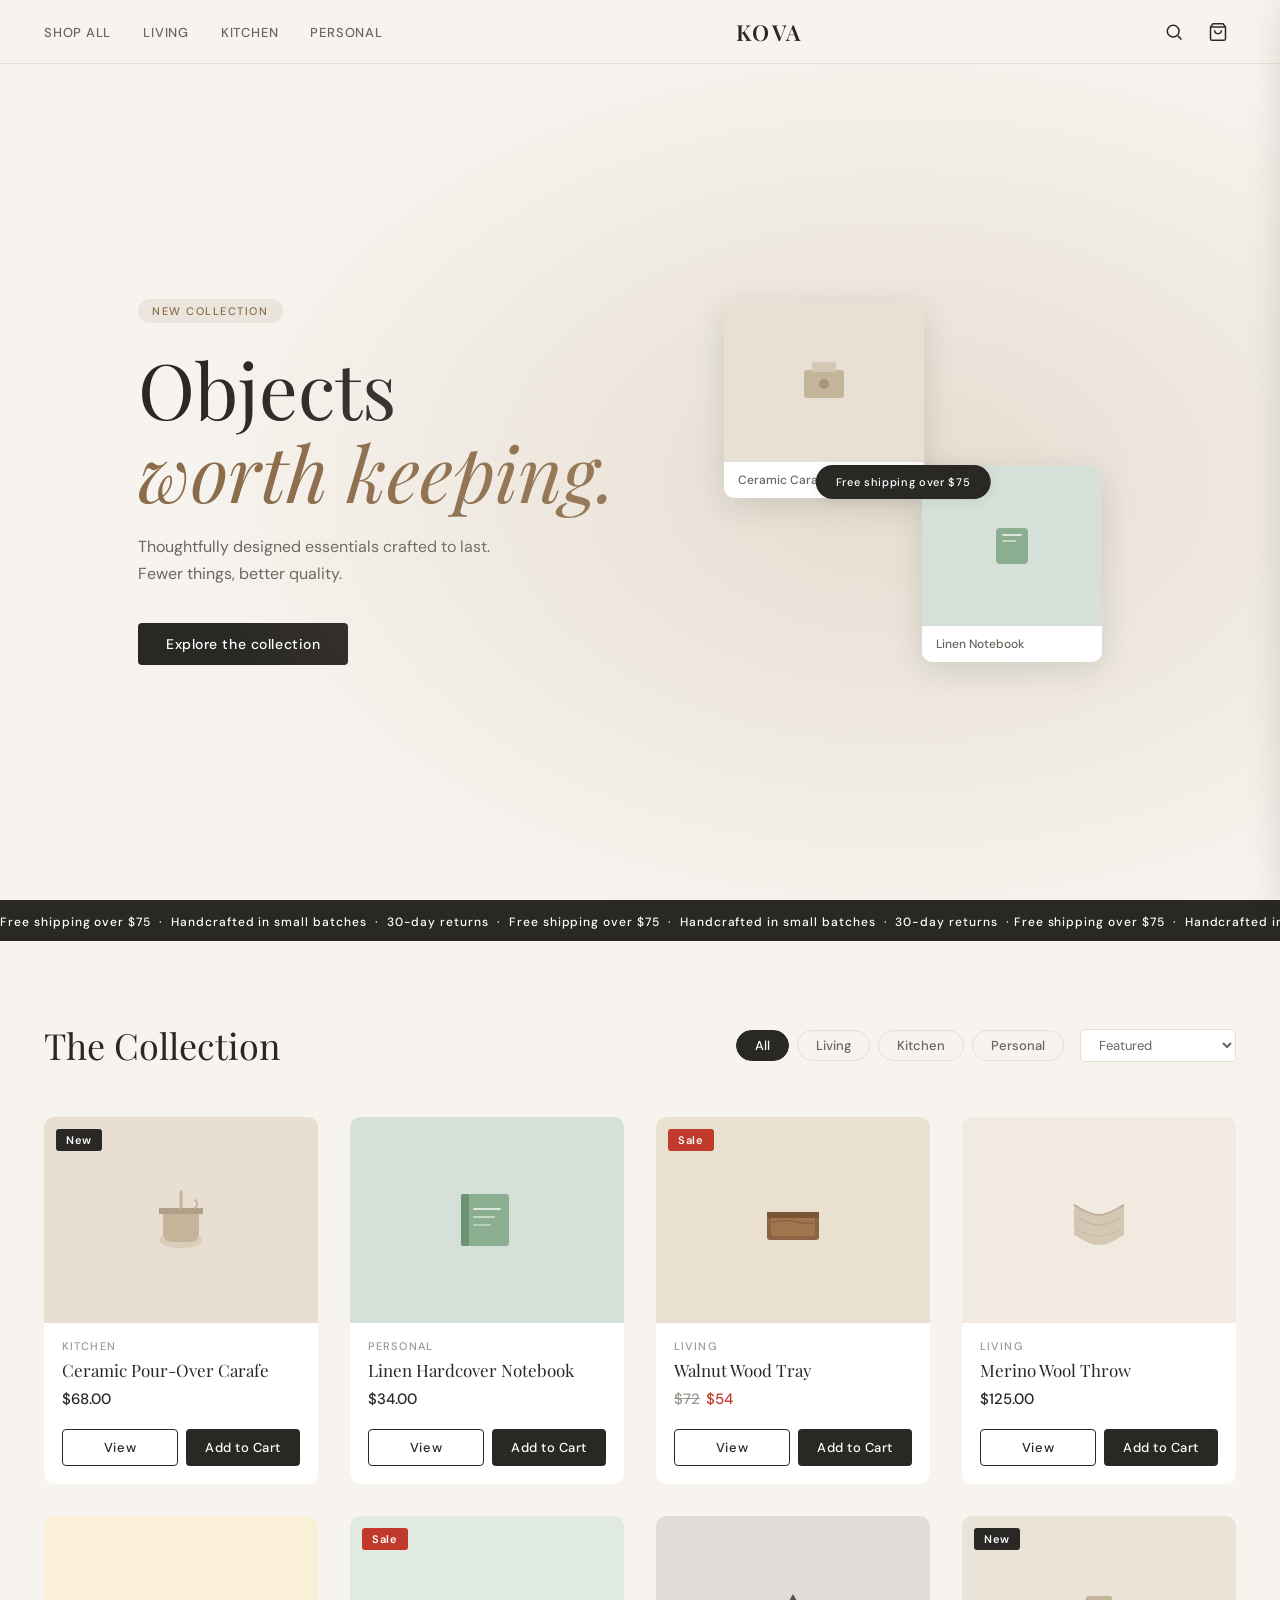
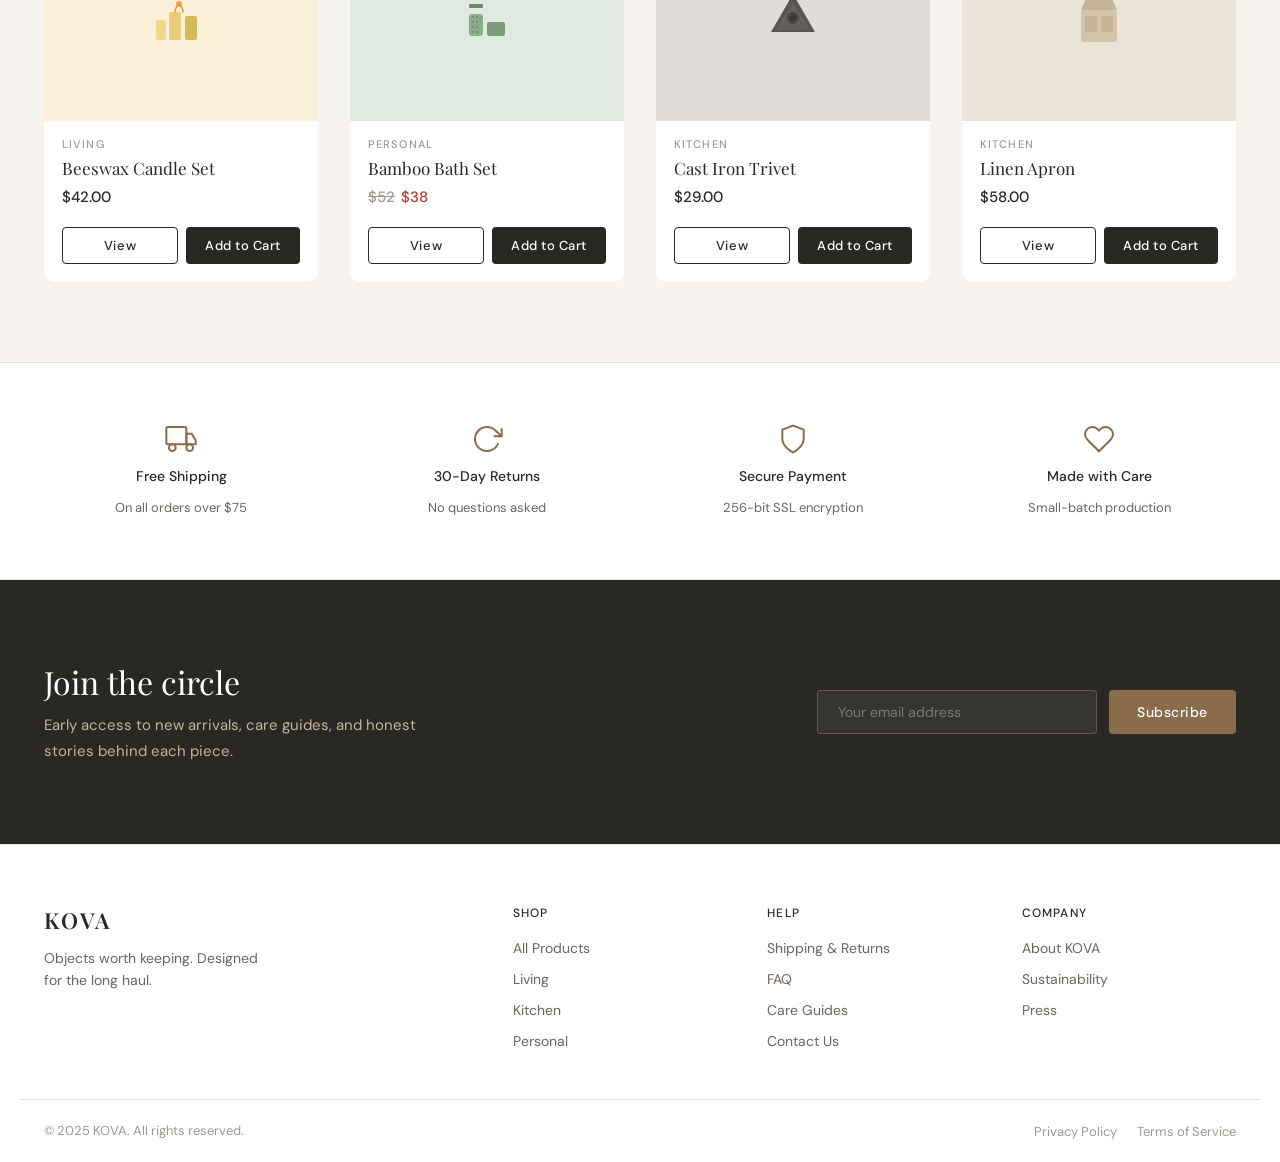
<file: index.html>
<!DOCTYPE html>
<html lang="en">
<head>
  <meta charset="UTF-8" />
  <meta name="viewport" content="width=device-width, initial-scale=1.0" />
  <title>KOVA — Modern Essentials</title>
  <meta name="description" content="Curated essentials for modern living. Free shipping on orders over $75." />

  <!-- Google Tag Manager -->
  <script>(function(w,d,s,l,i){w[l]=w[l]||[];w[l].push({'gtm.start':
  new Date().getTime(),event:'gtm.js'});var f=d.getElementsByTagName(s)[0],
  j=d.createElement(s),dl=l!='dataLayer'?'&l='+l:'';j.async=true;j.src=
  'https://www.googletagmanager.com/gtm.js?id='+i+dl;f.parentNode.insertBefore(j,f);
  })(window,document,'script','dataLayer','GTM-KPPK9ZDZ');</script>
  <!-- End Google Tag Manager -->

  <link rel="preconnect" href="https://fonts.googleapis.com" />
  <link rel="preconnect" href="https://fonts.gstatic.com" crossorigin />
  <link href="https://fonts.googleapis.com/css2?family=Playfair+Display:ital,wght@0,400;0,600;1,400&family=DM+Sans:wght@300;400;500&display=swap" rel="stylesheet" />
  <link rel="stylesheet" href="css/style.css" />
</head>
<body>

  <!-- Google Tag Manager (noscript) -->
  <noscript><iframe src="https://www.googletagmanager.com/ns.html?id=GTM-KPPK9ZDZ"
  height="0" width="0" style="display:none;visibility:hidden"></iframe></noscript>
  <!-- End Google Tag Manager (noscript) -->

  <!-- ======= HEADER ======= -->
  <header class="site-header" id="site-header">
    <div class="header-inner container">
      <button class="nav-toggle" id="nav-toggle" aria-label="Open menu">
        <span></span><span></span><span></span>
      </button>

      <nav class="main-nav" id="main-nav">
        <ul>
          <li><a href="#shop" class="nav-link" data-category="all">Shop All</a></li>
          <li><a href="#shop" class="nav-link" data-category="living">Living</a></li>
          <li><a href="#shop" class="nav-link" data-category="kitchen">Kitchen</a></li>
          <li><a href="#shop" class="nav-link" data-category="personal">Personal</a></li>
        </ul>
      </nav>

      <a href="#" class="logo" id="logo-link">KOVA</a>

      <div class="header-actions">
        <button class="icon-btn search-toggle" aria-label="Search" id="search-toggle">
          <svg width="20" height="20" fill="none" stroke="currentColor" stroke-width="1.8" viewBox="0 0 24 24"><circle cx="11" cy="11" r="7"/><path d="M21 21l-4.35-4.35"/></svg>
        </button>
        <button class="icon-btn cart-btn" id="cart-btn" aria-label="Cart">
          <svg width="20" height="20" fill="none" stroke="currentColor" stroke-width="1.8" viewBox="0 0 24 24"><path d="M6 2L3 6v14a2 2 0 002 2h14a2 2 0 002-2V6l-3-4z"/><line x1="3" y1="6" x2="21" y2="6"/><path d="M16 10a4 4 0 01-8 0"/></svg>
          <span class="cart-count" id="cart-count">0</span>
        </button>
      </div>
    </div>

    <!-- Search bar -->
    <div class="search-bar" id="search-bar">
      <div class="container">
        <input type="text" id="search-input" placeholder="Search products…" autocomplete="off" />
        <button class="icon-btn" id="search-close" aria-label="Close search">
          <svg width="20" height="20" fill="none" stroke="currentColor" stroke-width="1.8" viewBox="0 0 24 24"><path d="M18 6L6 18M6 6l12 12"/></svg>
        </button>
      </div>
    </div>
  </header>

  <!-- ======= HERO ======= -->
  <section class="hero" id="home">
    <div class="hero-bg"></div>
    <div class="container hero-inner">
      <div class="hero-text">
        <span class="hero-tag">New Collection</span>
        <h1 class="hero-title">Objects<br /><em>worth keeping.</em></h1>
        <p class="hero-sub">Thoughtfully designed essentials crafted to last. Fewer things, better quality.</p>
        <a href="#shop" class="btn btn-primary">Explore the collection</a>
      </div>
      <div class="hero-visual">
        <div class="hero-card hero-card--1">
          <div class="product-img-placeholder" style="background:#E8E0D5;">
            <svg width="64" height="64" viewBox="0 0 64 64" fill="none"><rect x="12" y="20" width="40" height="28" rx="3" fill="#C4B49A"/><rect x="20" y="12" width="24" height="10" rx="2" fill="#D4C8B4"/><circle cx="32" cy="34" r="5" fill="#A89478"/></svg>
          </div>
          <span>Ceramic Carafe</span>
        </div>
        <div class="hero-card hero-card--2">
          <div class="product-img-placeholder" style="background:#D5E0D8;">
            <svg width="64" height="64" viewBox="0 0 64 64" fill="none"><rect x="16" y="14" width="32" height="36" rx="4" fill="#8BAD90"/><rect x="22" y="20" width="20" height="2" rx="1" fill="#fff" opacity=".7"/><rect x="22" y="26" width="14" height="2" rx="1" fill="#fff" opacity=".5"/></svg>
          </div>
          <span>Linen Notebook</span>
        </div>
        <div class="hero-badge">Free shipping over $75</div>
      </div>
    </div>
  </section>

  <!-- ======= ANNOUNCEMENT BAR ======= -->
  <div class="announce-bar">
    <div class="announce-track">
      <span>Free shipping over $75 &nbsp;·&nbsp; Handcrafted in small batches &nbsp;·&nbsp; 30-day returns &nbsp;·&nbsp; Free shipping over $75 &nbsp;·&nbsp; Handcrafted in small batches &nbsp;·&nbsp; 30-day returns &nbsp;·&nbsp;</span>
      <span aria-hidden="true">Free shipping over $75 &nbsp;·&nbsp; Handcrafted in small batches &nbsp;·&nbsp; 30-day returns &nbsp;·&nbsp;</span>
    </div>
  </div>

  <!-- ======= SHOP SECTION ======= -->
  <section class="shop-section" id="shop">
    <div class="container">
      <div class="section-header">
        <h2 class="section-title">The Collection</h2>
        <div class="filter-bar">
          <button class="filter-btn active" data-filter="all">All</button>
          <button class="filter-btn" data-filter="living">Living</button>
          <button class="filter-btn" data-filter="kitchen">Kitchen</button>
          <button class="filter-btn" data-filter="personal">Personal</button>
        </div>
        <div class="sort-bar">
          <label for="sort-select" class="sr-only">Sort by</label>
          <select id="sort-select">
            <option value="default">Featured</option>
            <option value="price-asc">Price: Low to High</option>
            <option value="price-desc">Price: High to Low</option>
            <option value="name-asc">Name A–Z</option>
          </select>
        </div>
      </div>

      <div class="product-grid" id="product-grid">
        <!-- Products injected by JS -->
      </div>

      <div class="no-results hidden" id="no-results">
        <p>No products match your search. <button class="link-btn" id="reset-search">Clear search</button></p>
      </div>
    </div>
  </section>

  <!-- ======= FEATURES STRIP ======= -->
  <section class="features-strip">
    <div class="container features-grid">
      <div class="feature">
        <svg width="32" height="32" fill="none" stroke="currentColor" stroke-width="1.5" viewBox="0 0 24 24"><rect x="1" y="3" width="15" height="13" rx="1"/><path d="M16 8h4l3 5v3h-7V8z"/><circle cx="5.5" cy="18.5" r="2.5"/><circle cx="18.5" cy="18.5" r="2.5"/></svg>
        <h3>Free Shipping</h3>
        <p>On all orders over $75</p>
      </div>
      <div class="feature">
        <svg width="32" height="32" fill="none" stroke="currentColor" stroke-width="1.5" viewBox="0 0 24 24"><polyline points="23 4 23 10 17 10"/><path d="M20.49 15a9 9 0 11-2.12-9.36L23 10"/></svg>
        <h3>30-Day Returns</h3>
        <p>No questions asked</p>
      </div>
      <div class="feature">
        <svg width="32" height="32" fill="none" stroke="currentColor" stroke-width="1.5" viewBox="0 0 24 24"><path d="M12 22s8-4 8-10V5l-8-3-8 3v7c0 6 8 10 8 10z"/></svg>
        <h3>Secure Payment</h3>
        <p>256-bit SSL encryption</p>
      </div>
      <div class="feature">
        <svg width="32" height="32" fill="none" stroke="currentColor" stroke-width="1.5" viewBox="0 0 24 24"><path d="M20.84 4.61a5.5 5.5 0 00-7.78 0L12 5.67l-1.06-1.06a5.5 5.5 0 00-7.78 7.78l1.06 1.06L12 21.23l7.78-7.78 1.06-1.06a5.5 5.5 0 000-7.78z"/></svg>
        <h3>Made with Care</h3>
        <p>Small-batch production</p>
      </div>
    </div>
  </section>

  <!-- ======= PRODUCT MODAL ======= -->
  <div class="modal-overlay" id="product-modal" role="dialog" aria-modal="true" aria-labelledby="modal-name">
    <div class="modal-inner">
      <button class="modal-close" id="modal-close" aria-label="Close">&times;</button>
      <div class="modal-grid">
        <div class="modal-img-wrap">
          <div class="modal-img" id="modal-img"></div>
          <div class="modal-thumbnails" id="modal-thumbnails"></div>
        </div>
        <div class="modal-info">
          <span class="modal-category" id="modal-category"></span>
          <h2 class="modal-name" id="modal-name"></h2>
          <p class="modal-price" id="modal-price"></p>
          <p class="modal-desc" id="modal-desc"></p>

          <div class="modal-options" id="modal-options"></div>

          <div class="qty-row">
            <div class="qty-control">
              <button class="qty-btn" id="qty-minus" aria-label="Decrease quantity">−</button>
              <span id="qty-value">1</span>
              <button class="qty-btn" id="qty-plus" aria-label="Increase quantity">+</button>
            </div>
            <button class="btn btn-primary btn-full" id="modal-add-to-cart">Add to Cart</button>
          </div>

          <ul class="modal-meta" id="modal-meta"></ul>
        </div>
      </div>
    </div>
  </div>

  <!-- ======= CART DRAWER ======= -->
  <div class="cart-overlay" id="cart-overlay"></div>
  <aside class="cart-drawer" id="cart-drawer" aria-label="Shopping cart">
    <div class="cart-header">
      <h2>Your Cart</h2>
      <button class="icon-btn" id="cart-close" aria-label="Close cart">
        <svg width="22" height="22" fill="none" stroke="currentColor" stroke-width="1.8" viewBox="0 0 24 24"><path d="M18 6L6 18M6 6l12 12"/></svg>
      </button>
    </div>

    <div class="cart-items" id="cart-items">
      <!-- Cart items rendered by JS -->
    </div>

    <div class="cart-empty hidden" id="cart-empty">
      <svg width="56" height="56" fill="none" stroke="currentColor" stroke-width="1.2" viewBox="0 0 24 24"><path d="M6 2L3 6v14a2 2 0 002 2h14a2 2 0 002-2V6l-3-4z"/><line x1="3" y1="6" x2="21" y2="6"/><path d="M16 10a4 4 0 01-8 0"/></svg>
      <p>Your cart is empty</p>
      <button class="btn btn-outline" id="continue-shopping">Continue Shopping</button>
    </div>

    <div class="cart-footer" id="cart-footer">
      <div class="cart-subtotal">
        <span>Subtotal</span>
        <span id="cart-subtotal">$0.00</span>
      </div>
      <div class="cart-shipping-note">Shipping and taxes calculated at checkout</div>
      <a href="checkout.html" class="btn btn-primary btn-full" id="checkout-link">Proceed to Checkout</a>
      <div class="cart-badges">
        <span>Secure Checkout</span>
        <span>·</span>
        <span>Free returns</span>
      </div>
    </div>
  </aside>

  <!-- ======= TOAST ======= -->
  <div class="toast" id="toast" role="alert" aria-live="polite"></div>

  <!-- ======= NEWSLETTER ======= -->
  <section class="newsletter-section">
    <div class="container newsletter-inner">
      <div class="newsletter-text">
        <h2>Join the circle</h2>
        <p>Early access to new arrivals, care guides, and honest stories behind each piece.</p>
      </div>
      <form class="newsletter-form" id="newsletter-form" novalidate>
        <input type="email" id="nl-email" placeholder="Your email address" required />
        <button type="submit" class="btn btn-primary">Subscribe</button>
      </form>
    </div>
  </section>

  <!-- ======= FOOTER ======= -->
  <footer class="site-footer">
    <div class="container footer-grid">
      <div class="footer-brand">
        <a href="index.html" class="logo">KOVA</a>
        <p>Objects worth keeping. Designed for the long haul.</p>
      </div>
      <div class="footer-col">
        <h4>Shop</h4>
        <ul>
          <li><a href="#shop">All Products</a></li>
          <li><a href="#shop">Living</a></li>
          <li><a href="#shop">Kitchen</a></li>
          <li><a href="#shop">Personal</a></li>
        </ul>
      </div>
      <div class="footer-col">
        <h4>Help</h4>
        <ul>
          <li><a href="#">Shipping & Returns</a></li>
          <li><a href="#">FAQ</a></li>
          <li><a href="#">Care Guides</a></li>
          <li><a href="#">Contact Us</a></li>
        </ul>
      </div>
      <div class="footer-col">
        <h4>Company</h4>
        <ul>
          <li><a href="#">About KOVA</a></li>
          <li><a href="#">Sustainability</a></li>
          <li><a href="#">Press</a></li>
        </ul>
      </div>
    </div>
    <div class="footer-bottom container">
      <p>&copy; 2025 KOVA. All rights reserved.</p>
      <div class="footer-legal">
        <a href="#">Privacy Policy</a>
        <a href="#">Terms of Service</a>
      </div>
    </div>
  </footer>

  <script src="js/products.js"></script>
  <script src="js/app.js"></script>
</body>
</html>
</file>
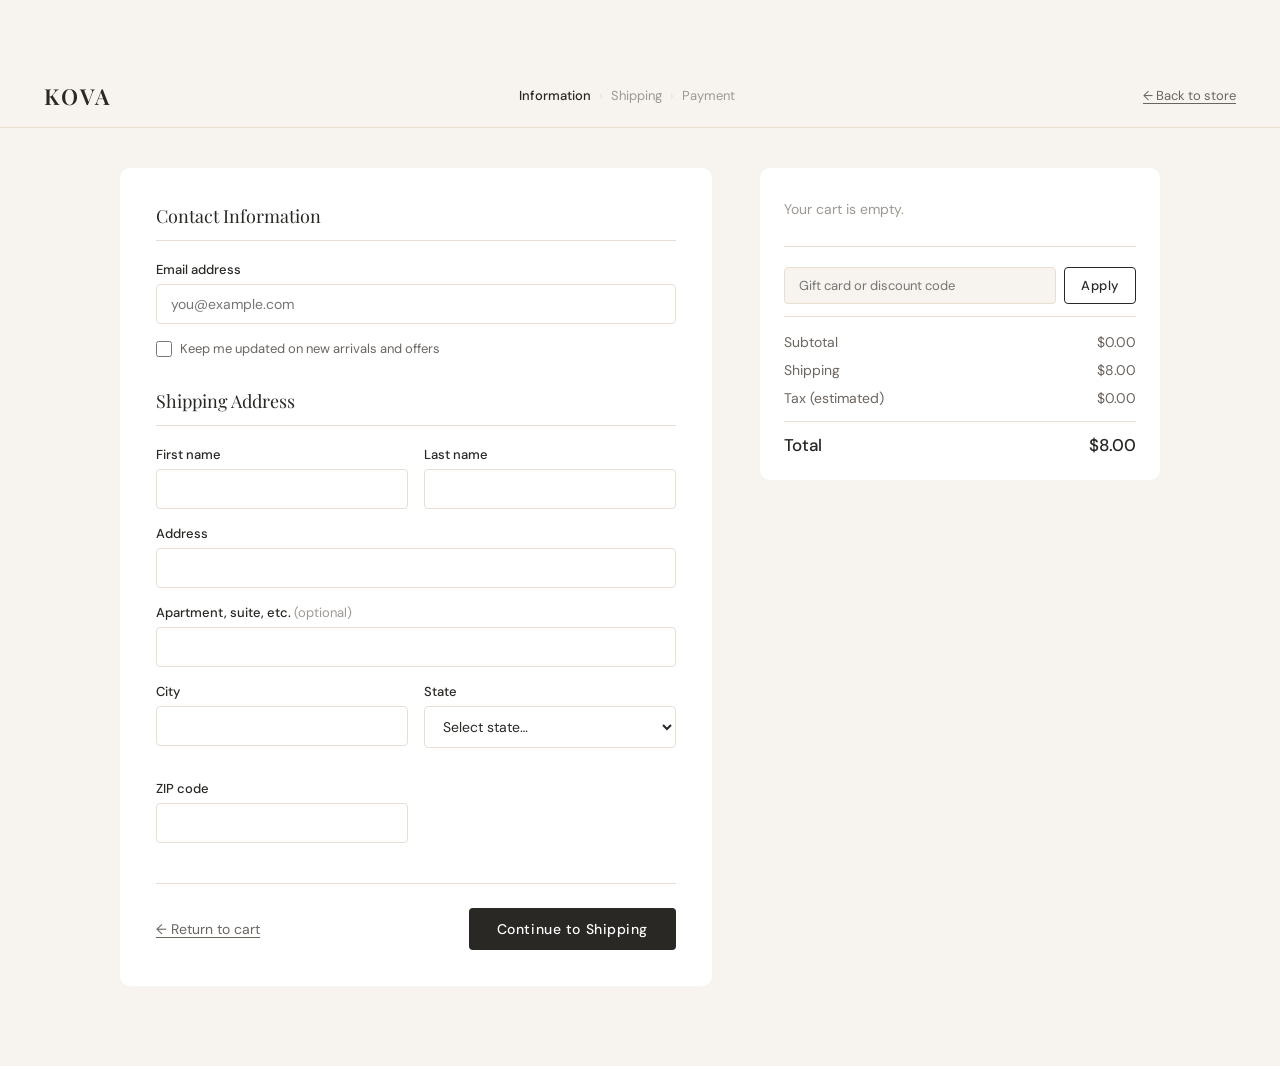
<file: checkout.html>
<!DOCTYPE html>
<html lang="en">
<head>
  <meta charset="UTF-8" />
  <meta name="viewport" content="width=device-width, initial-scale=1.0" />
  <title>Checkout — KOVA</title>

  <!-- Google Tag Manager -->
  <script>(function(w,d,s,l,i){w[l]=w[l]||[];w[l].push({'gtm.start':
  new Date().getTime(),event:'gtm.js'});var f=d.getElementsByTagName(s)[0],
  j=d.createElement(s),dl=l!='dataLayer'?'&l='+l:'';j.async=true;j.src=
  'https://www.googletagmanager.com/gtm.js?id='+i+dl;f.parentNode.insertBefore(j,f);
  })(window,document,'script','dataLayer','GTM-KPPK9ZDZ');</script>
  <!-- End Google Tag Manager -->

  <link rel="preconnect" href="https://fonts.googleapis.com" />
  <link rel="preconnect" href="https://fonts.gstatic.com" crossorigin />
  <link href="https://fonts.googleapis.com/css2?family=Playfair+Display:ital,wght@0,400;0,600;1,400&family=DM+Sans:wght@300;400;500&display=swap" rel="stylesheet" />
  <link rel="stylesheet" href="css/style.css" />
</head>
<body>

  <!-- Google Tag Manager (noscript) -->
  <noscript><iframe src="https://www.googletagmanager.com/ns.html?id=GTM-KPPK9ZDZ"
  height="0" width="0" style="display:none;visibility:hidden"></iframe></noscript>
  <!-- End Google Tag Manager (noscript) -->

  <header class="site-header checkout-header">
    <div class="header-inner container">
      <a href="index.html" class="logo">KOVA</a>
      <div class="checkout-steps">
        <span class="step active" data-step="1">Information</span>
        <span class="step-sep">›</span>
        <span class="step" data-step="2">Shipping</span>
        <span class="step-sep">›</span>
        <span class="step" data-step="3">Payment</span>
      </div>
      <a href="index.html" class="checkout-back-link">← Back to store</a>
    </div>
  </header>

  <main class="checkout-main">
    <div class="checkout-container">

      <!-- LEFT: Form panels -->
      <div class="checkout-form-wrap">

        <!-- Step 1: Contact + Shipping Info -->
        <div class="checkout-panel active" id="panel-1">
          <h2 class="checkout-section-title">Contact Information</h2>
          <div class="form-group">
            <label for="email">Email address</label>
            <input type="email" id="email" name="email" placeholder="you@example.com" required />
          </div>
          <div class="form-check">
            <input type="checkbox" id="newsletter-opt" name="newsletter" />
            <label for="newsletter-opt">Keep me updated on new arrivals and offers</label>
          </div>

          <h2 class="checkout-section-title" style="margin-top:2rem">Shipping Address</h2>
          <div class="form-row">
            <div class="form-group">
              <label for="first-name">First name</label>
              <input type="text" id="first-name" name="first_name" required />
            </div>
            <div class="form-group">
              <label for="last-name">Last name</label>
              <input type="text" id="last-name" name="last_name" required />
            </div>
          </div>
          <div class="form-group">
            <label for="address">Address</label>
            <input type="text" id="address" name="address" required />
          </div>
          <div class="form-group">
            <label for="address2">Apartment, suite, etc. <span class="optional">(optional)</span></label>
            <input type="text" id="address2" name="address2" />
          </div>
          <div class="form-row">
            <div class="form-group">
              <label for="city">City</label>
              <input type="text" id="city" name="city" required />
            </div>
            <div class="form-group">
              <label for="state">State</label>
              <select id="state" name="state" required>
                <option value="">Select state…</option>
                <option>Alabama</option><option>Alaska</option><option>Arizona</option>
                <option>Arkansas</option><option>California</option><option>Colorado</option>
                <option>Connecticut</option><option>Delaware</option><option>Florida</option>
                <option>Georgia</option><option>Hawaii</option><option>Idaho</option>
                <option>Illinois</option><option>Indiana</option><option>Iowa</option>
                <option>Kansas</option><option>Kentucky</option><option>Louisiana</option>
                <option>Maine</option><option>Maryland</option><option>Massachusetts</option>
                <option>Michigan</option><option>Minnesota</option><option>Mississippi</option>
                <option>Missouri</option><option>Montana</option><option>Nebraska</option>
                <option>Nevada</option><option>New Hampshire</option><option>New Jersey</option>
                <option>New Mexico</option><option>New York</option><option>North Carolina</option>
                <option>North Dakota</option><option>Ohio</option><option>Oklahoma</option>
                <option>Oregon</option><option>Pennsylvania</option><option>Rhode Island</option>
                <option>South Carolina</option><option>South Dakota</option><option>Tennessee</option>
                <option>Texas</option><option>Utah</option><option>Vermont</option>
                <option>Virginia</option><option>Washington</option><option>West Virginia</option>
                <option>Wisconsin</option><option>Wyoming</option>
              </select>
            </div>
            <div class="form-group">
              <label for="zip">ZIP code</label>
              <input type="text" id="zip" name="zip" required pattern="\d{5}(-\d{4})?" />
            </div>
          </div>

          <div class="form-actions">
            <a href="index.html" class="link-btn">← Return to cart</a>
            <button class="btn btn-primary" id="to-step-2">Continue to Shipping</button>
          </div>
        </div>

        <!-- Step 2: Shipping Method -->
        <div class="checkout-panel" id="panel-2">
          <h2 class="checkout-section-title">Shipping Method</h2>
          <div class="shipping-options" id="shipping-options">
            <label class="shipping-option">
              <input type="radio" name="shipping" value="standard" checked />
              <span class="shipping-label">
                <span class="shipping-name">Standard Shipping</span>
                <span class="shipping-eta">5–7 business days</span>
              </span>
              <span class="shipping-price" id="shipping-standard-price">Free</span>
            </label>
            <label class="shipping-option">
              <input type="radio" name="shipping" value="express" />
              <span class="shipping-label">
                <span class="shipping-name">Express Shipping</span>
                <span class="shipping-eta">2–3 business days</span>
              </span>
              <span class="shipping-price">$12.00</span>
            </label>
            <label class="shipping-option">
              <input type="radio" name="shipping" value="overnight" />
              <span class="shipping-label">
                <span class="shipping-name">Overnight</span>
                <span class="shipping-eta">Next business day</span>
              </span>
              <span class="shipping-price">$28.00</span>
            </label>
          </div>
          <div class="form-actions">
            <button class="link-btn" id="back-to-1">← Back</button>
            <button class="btn btn-primary" id="to-step-3">Continue to Payment</button>
          </div>
        </div>

        <!-- Step 3: Payment -->
        <div class="checkout-panel" id="panel-3">
          <h2 class="checkout-section-title">Payment</h2>
          <p class="secure-note">
            <svg width="14" height="14" fill="none" stroke="currentColor" stroke-width="2" viewBox="0 0 24 24"><path d="M12 22s8-4 8-10V5l-8-3-8 3v7c0 6 8 10 8 10z"/></svg>
            All transactions are secure and encrypted.
          </p>

          <div class="payment-methods">
            <label class="payment-method active" id="pm-card">
              <input type="radio" name="payment" value="card" checked />
              <span>Credit / Debit Card</span>
              <div class="card-icons">
                <span class="card-icon visa">VISA</span>
                <span class="card-icon mc">MC</span>
                <span class="card-icon amex">AMEX</span>
              </div>
            </label>
            <label class="payment-method" id="pm-paypal">
              <input type="radio" name="payment" value="paypal" />
              <span>PayPal</span>
            </label>
          </div>

          <div class="card-fields" id="card-fields">
            <div class="form-group">
              <label for="card-number">Card number</label>
              <input type="text" id="card-number" placeholder="1234 5678 9012 3456" maxlength="19" />
            </div>
            <div class="form-group">
              <label for="card-name">Name on card</label>
              <input type="text" id="card-name" placeholder="Full name as on card" />
            </div>
            <div class="form-row">
              <div class="form-group">
                <label for="card-expiry">Expiry date</label>
                <input type="text" id="card-expiry" placeholder="MM / YY" maxlength="7" />
              </div>
              <div class="form-group">
                <label for="card-cvv">Security code</label>
                <input type="text" id="card-cvv" placeholder="CVV" maxlength="4" />
              </div>
            </div>
          </div>

          <div class="paypal-note hidden" id="paypal-note">
            <p>You will be redirected to PayPal to complete your payment securely.</p>
          </div>

          <div class="form-group billing-check">
            <input type="checkbox" id="same-billing" checked />
            <label for="same-billing">Billing address same as shipping</label>
          </div>

          <div class="form-actions">
            <button class="link-btn" id="back-to-2">← Back</button>
            <button class="btn btn-primary" id="place-order">Place Order — <span id="order-total-btn">$0.00</span></button>
          </div>
        </div>

      </div>

      <!-- RIGHT: Order Summary -->
      <aside class="checkout-summary">
        <div class="summary-toggle" id="summary-toggle">
          <span>
            <svg width="18" height="18" fill="none" stroke="currentColor" stroke-width="1.8" viewBox="0 0 24 24"><path d="M6 2L3 6v14a2 2 0 002 2h14a2 2 0 002-2V6l-3-4z"/><line x1="3" y1="6" x2="21" y2="6"/></svg>
            Show order summary
          </span>
          <span id="summary-toggle-price">$0.00</span>
        </div>

        <div class="summary-body" id="summary-body">
          <ul class="summary-items" id="summary-items"></ul>

          <div class="summary-coupon">
            <input type="text" id="coupon-input" placeholder="Gift card or discount code" />
            <button class="btn btn-outline btn-sm" id="apply-coupon">Apply</button>
          </div>
          <div class="coupon-msg hidden" id="coupon-msg"></div>

          <div class="summary-totals">
            <div class="summary-row">
              <span>Subtotal</span>
              <span id="summary-subtotal">$0.00</span>
            </div>
            <div class="summary-row" id="discount-row" style="display:none; color:#2d7a3a;">
              <span>Discount</span>
              <span id="summary-discount">−$0.00</span>
            </div>
            <div class="summary-row">
              <span>Shipping</span>
              <span id="summary-shipping">Free</span>
            </div>
            <div class="summary-row">
              <span>Tax (estimated)</span>
              <span id="summary-tax">$0.00</span>
            </div>
            <div class="summary-row summary-total">
              <span>Total</span>
              <span id="summary-total">$0.00</span>
            </div>
          </div>
        </div>
      </aside>

    </div>
  </main>

  <!-- ORDER CONFIRMATION MODAL -->
  <div class="modal-overlay" id="confirm-modal" style="display:none;">
    <div class="modal-inner confirm-modal-inner">
      <div class="confirm-icon">
        <svg width="56" height="56" fill="none" stroke="#2d7a3a" stroke-width="1.5" viewBox="0 0 24 24"><circle cx="12" cy="12" r="10"/><path d="M8 12l3 3 5-5"/></svg>
      </div>
      <h2>Order Confirmed!</h2>
      <p>Thank you for your order. A confirmation email will be sent to <strong id="confirm-email"></strong>.</p>
      <p class="confirm-order-num">Order #<span id="confirm-order-num"></span></p>
      <a href="index.html" class="btn btn-primary" style="margin-top:1.5rem">Continue Shopping</a>
    </div>
  </div>

  <script src="js/products.js"></script>
  <script src="js/checkout.js"></script>
</body>
</html>
</file>
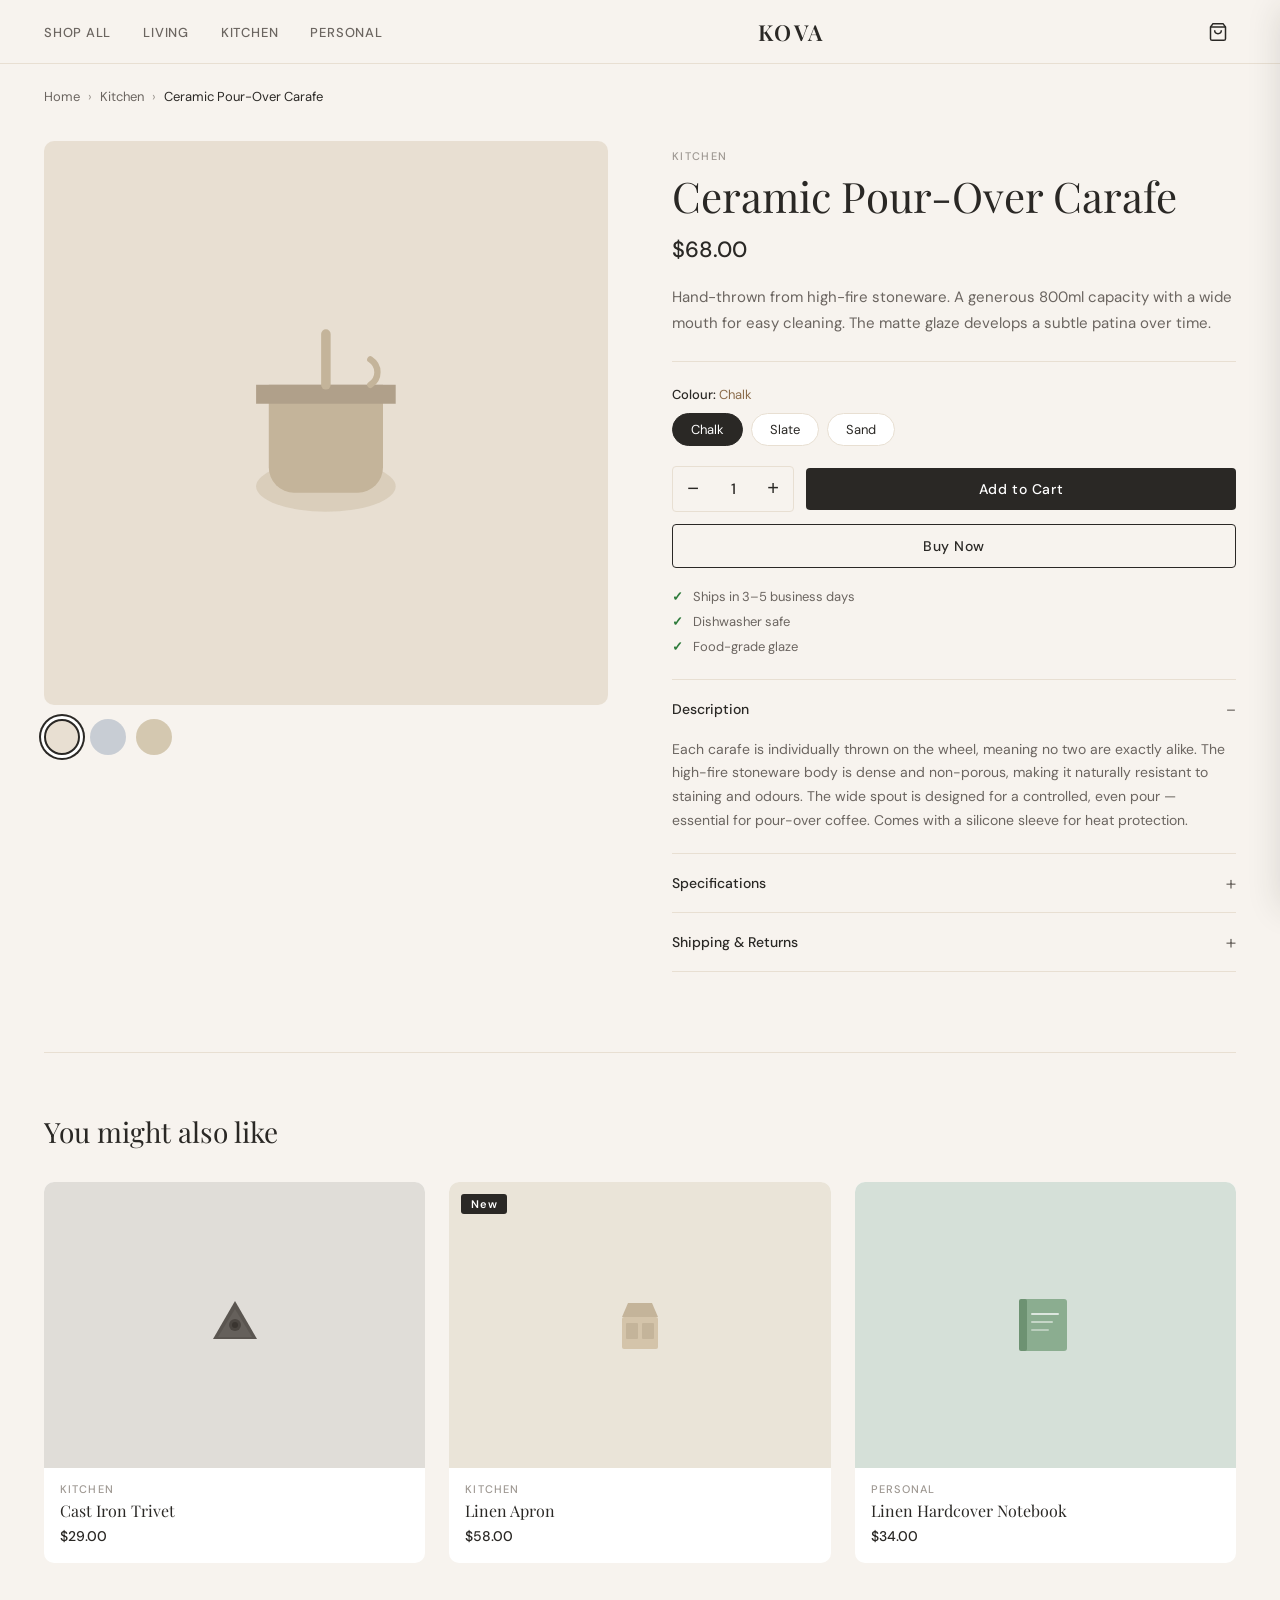
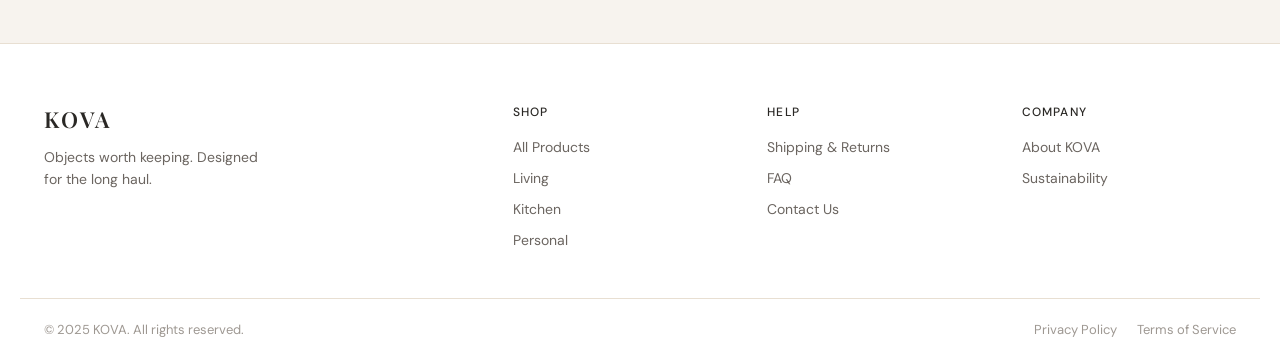
<file: product-p001.html>
<!DOCTYPE html>
<html lang="en">
<head>
  <meta charset="UTF-8" />
  <meta name="viewport" content="width=device-width, initial-scale=1.0" />
  <title>Ceramic Pour-Over Carafe — KOVA</title>
  <meta name="description" content="Hand-thrown from high-fire stoneware. A generous 800ml capacity with a wide mouth for easy cleaning. The matte glaze develops a subtle patina over time." />
  <!-- Google Tag Manager -->
  <script>(function(w,d,s,l,i){w[l]=w[l]||[];w[l].push({'gtm.start':
  new Date().getTime(),event:'gtm.js'});var f=d.getElementsByTagName(s)[0],
  j=d.createElement(s),dl=l!='dataLayer'?'&l='+l:'';j.async=true;j.src=
  'https://www.googletagmanager.com/gtm.js?id='+i+dl;f.parentNode.insertBefore(j,f);
  })(window,document,'script','dataLayer','GTM-KPPK9ZDZ');</script>
  <!-- End Google Tag Manager -->
  <link rel="preconnect" href="https://fonts.googleapis.com" />
  <link rel="preconnect" href="https://fonts.gstatic.com" crossorigin />
  <link href="https://fonts.googleapis.com/css2?family=Playfair+Display:ital,wght@0,400;0,600;1,400&family=DM+Sans:wght@300;400;500&display=swap" rel="stylesheet" />
  <link rel="stylesheet" href="css/style.css" />
  <link rel="stylesheet" href="css/product.css" />
</head>
<body>
  <!-- Google Tag Manager (noscript) -->
  <noscript><iframe src="https://www.googletagmanager.com/ns.html?id=GTM-KPPK9ZDZ"
  height="0" width="0" style="display:none;visibility:hidden"></iframe></noscript>
  <!-- End Google Tag Manager (noscript) -->

  <header class="site-header" id="site-header">
    <div class="header-inner container">
      <button class="nav-toggle" id="nav-toggle" aria-label="Open menu">
        <span></span><span></span><span></span>
      </button>
      <nav class="main-nav" id="main-nav">
        <ul>
          <li><a href="index.html#shop">Shop All</a></li>
          <li><a href="index.html#shop" data-category="living">Living</a></li>
          <li><a href="index.html#shop" data-category="kitchen">Kitchen</a></li>
          <li><a href="index.html#shop" data-category="personal">Personal</a></li>
        </ul>
      </nav>
      <a href="index.html" class="logo">KOVA</a>
      <div class="header-actions">
        <button class="icon-btn cart-btn" id="cart-btn" aria-label="Cart">
          <svg width="20" height="20" fill="none" stroke="currentColor" stroke-width="1.8" viewBox="0 0 24 24"><path d="M6 2L3 6v14a2 2 0 002 2h14a2 2 0 002-2V6l-3-4z"/><line x1="3" y1="6" x2="21" y2="6"/><path d="M16 10a4 4 0 01-8 0"/></svg>
          <span class="cart-count" id="cart-count">0</span>
        </button>
      </div>
    </div>
  </header>

  <main class="product-page">
    <div class="container">

      <!-- Breadcrumb -->
      <nav class="breadcrumb" aria-label="Breadcrumb">
        <a href="index.html">Home</a>
        <span>›</span>
        <a href="index.html#shop">Kitchen</a>
        <span>›</span>
        <span>Ceramic Pour-Over Carafe</span>
      </nav>

      <!-- Product Grid -->
      <div class="product-layout">

        <!-- LEFT: Images -->
        <div class="product-images">
          <div class="product-main-img" style="background:#E8DFD2;" id="main-img">
            <svg width="200" height="200" viewBox="0 0 80 80" fill="none"><ellipse cx="40" cy="60" rx="22" ry="8" fill="#C4B49A" opacity=".4"/><path d="M22 28h36v26a8 8 0 01-8 8H30a8 8 0 01-8-8V28z" fill="#C4B49A"/><path d="M18 28h44v6H18z" rx="2" fill="#B0A08A"/><path d="M40 12v16" stroke="#C4B49A" stroke-width="3" stroke-linecap="round"/><path d="M54 20c3 2 3 6 0 8" stroke="#C4B49A" stroke-width="2" stroke-linecap="round"/></svg>
          </div>
          <div class="product-thumbs" id="product-thumbs">
            <button class="swatch  active" style="background:#E8DFD2" onclick="selectSwatch(this)" aria-label="Colour swatch"></button><button class="swatch" style="background:#C8CDD4" onclick="selectSwatch(this)" aria-label="Colour swatch"></button><button class="swatch" style="background:#D4C8B0" onclick="selectSwatch(this)" aria-label="Colour swatch"></button>
          </div>
        </div>

        <!-- RIGHT: Info -->
        <div class="product-info">
          <div class="product-info-top">
            <span class="product-info-cat">Kitchen</span>
            <span class="product-badge badge-new">New</span>
          </div>

          <h1 class="product-info-name">Ceramic Pour-Over Carafe</h1>

          <div class="product-info-price"><span class="price-current">$68.00</span></div>

          <p class="product-info-desc">Hand-thrown from high-fire stoneware. A generous 800ml capacity with a wide mouth for easy cleaning. The matte glaze develops a subtle patina over time.</p>

          <div class="option-group">
      <label>Colour: <span id="selected-colour">Chalk</span></label>
      <div class="option-chips"><button class="option-chip  selected" onclick="selectChip(this)">Chalk</button><button class="option-chip" onclick="selectChip(this)">Slate</button><button class="option-chip" onclick="selectChip(this)">Sand</button></div>
    </div>

          <div class="add-to-cart-row">
            <div class="qty-control">
              <button class="qty-btn" id="qty-minus" aria-label="Decrease">−</button>
              <span id="qty-value">1</span>
              <button class="qty-btn" id="qty-plus" aria-label="Increase">+</button>
            </div>
            <button class="btn btn-primary btn-full" id="add-to-cart-btn">Add to Cart</button>
          </div>

          <a href="checkout.html" class="btn btn-outline btn-full" id="buy-now-btn">Buy Now</a>

          <ul class="product-meta-list">
            <li>Ships in 3–5 business days</li><li>Dishwasher safe</li><li>Food-grade glaze</li>
          </ul>

          <div class="product-accordion">
            <details open>
              <summary>Description</summary>
              <p>Each carafe is individually thrown on the wheel, meaning no two are exactly alike. The high-fire stoneware body is dense and non-porous, making it naturally resistant to staining and odours. The wide spout is designed for a controlled, even pour — essential for pour-over coffee. Comes with a silicone sleeve for heat protection.</p>
            </details>
            <details>
              <summary>Specifications</summary>
              <table class="specs-table">
                <tbody>
                  <tr><th>Material</th><td>High-fire stoneware</td></tr><tr><th>Capacity</th><td>800ml</td></tr><tr><th>Dimensions</th><td>H 22cm × W 14cm</td></tr><tr><th>Weight</th><td>680g</td></tr><tr><th>Care</th><td>Dishwasher safe</td></tr>
                </tbody>
              </table>
            </details>
            <details>
              <summary>Shipping & Returns</summary>
              <p>Standard shipping (5–7 business days) is free on orders over $75. Express (2–3 days) is $12. Returns accepted within 30 days of delivery — no questions asked.</p>
            </details>
          </div>
        </div>
      </div>

      <!-- Related Products -->
      <section class="related-section">
        <h2 class="related-title">You might also like</h2>
        <div class="related-grid">
          <a href="product-p007.html" class="related-card">
        
        <div class="related-card-img" style="background:#E0DDD8;"><svg width="80" height="80" viewBox="0 0 80 80" fill="none"><polygon points="40,16 62,54 18,54" fill="#5A5550"/><polygon points="40,24 57,52 23,52" fill="#6A6560" opacity=".7"/><circle cx="40" cy="40" r="6" fill="#4A4540"/><circle cx="40" cy="40" r="3" fill="#3A3530"/></svg></div>
        <div class="related-card-body">
          <div class="related-card-cat">kitchen</div>
          <div class="related-card-name">Cast Iron Trivet</div>
          <div class="related-card-price"><span class="price-current">$29.00</span></div>
        </div>
      </a><a href="product-p008.html" class="related-card">
        <span class="product-badge badge-new">New</span>
        <div class="related-card-img" style="background:#EAE4D8;"><svg width="80" height="80" viewBox="0 0 80 80" fill="none"><path d="M28 18h24l6 14H22L28 18z" fill="#C4B49A"/><rect x="22" y="32" width="36" height="32" rx="2" fill="#D4C4AA"/><rect x="26" y="38" width="12" height="16" rx="1" fill="#C4B49A"/><rect x="42" y="38" width="12" height="16" rx="1" fill="#C4B49A"/></svg></div>
        <div class="related-card-body">
          <div class="related-card-cat">kitchen</div>
          <div class="related-card-name">Linen Apron</div>
          <div class="related-card-price"><span class="price-current">$58.00</span></div>
        </div>
      </a><a href="product-p002.html" class="related-card">
        
        <div class="related-card-img" style="background:#D5E0D8;"><svg width="80" height="80" viewBox="0 0 80 80" fill="none"><rect x="18" y="14" width="44" height="52" rx="3" fill="#8BAD90"/><rect x="14" y="14" width="8" height="52" rx="2" fill="#6D9272"/><rect x="26" y="28" width="28" height="2" rx="1" fill="#fff" opacity=".7"/><rect x="26" y="36" width="22" height="2" rx="1" fill="#fff" opacity=".5"/><rect x="26" y="44" width="18" height="2" rx="1" fill="#fff" opacity=".4"/></svg></div>
        <div class="related-card-body">
          <div class="related-card-cat">personal</div>
          <div class="related-card-name">Linen Hardcover Notebook</div>
          <div class="related-card-price"><span class="price-current">$34.00</span></div>
        </div>
      </a>
        </div>
      </section>

    </div>
  </main>

  <!-- CART DRAWER -->
  <div class="cart-overlay" id="cart-overlay"></div>
  <aside class="cart-drawer" id="cart-drawer" aria-label="Shopping cart">
    <div class="cart-header">
      <h2>Your Cart</h2>
      <button class="icon-btn" id="cart-close" aria-label="Close cart">
        <svg width="22" height="22" fill="none" stroke="currentColor" stroke-width="1.8" viewBox="0 0 24 24"><path d="M18 6L6 18M6 6l12 12"/></svg>
      </button>
    </div>
    <div class="cart-items" id="cart-items"></div>
    <div class="cart-empty hidden" id="cart-empty">
      <svg width="56" height="56" fill="none" stroke="currentColor" stroke-width="1.2" viewBox="0 0 24 24"><path d="M6 2L3 6v14a2 2 0 002 2h14a2 2 0 002-2V6l-3-4z"/><line x1="3" y1="6" x2="21" y2="6"/><path d="M16 10a4 4 0 01-8 0"/></svg>
      <p>Your cart is empty</p>
      <button class="btn btn-outline" id="continue-shopping">Continue Shopping</button>
    </div>
    <div class="cart-footer" id="cart-footer">
      <div class="cart-subtotal"><span>Subtotal</span><span id="cart-subtotal">$0.00</span></div>
      <div class="cart-shipping-note">Shipping and taxes calculated at checkout</div>
      <a href="checkout.html" class="btn btn-primary btn-full" id="checkout-link">Proceed to Checkout</a>
      <div class="cart-badges"><span>Secure Checkout</span><span>·</span><span>Free returns</span></div>
    </div>
  </aside>

  <div class="toast" id="toast" role="alert" aria-live="polite"></div>

  <footer class="site-footer">
    <div class="container footer-grid">
      <div class="footer-brand">
        <a href="index.html" class="logo">KOVA</a>
        <p>Objects worth keeping. Designed for the long haul.</p>
      </div>
      <div class="footer-col"><h4>Shop</h4><ul><li><a href="index.html#shop">All Products</a></li><li><a href="index.html#shop">Living</a></li><li><a href="index.html#shop">Kitchen</a></li><li><a href="index.html#shop">Personal</a></li></ul></div>
      <div class="footer-col"><h4>Help</h4><ul><li><a href="#">Shipping &amp; Returns</a></li><li><a href="#">FAQ</a></li><li><a href="#">Contact Us</a></li></ul></div>
      <div class="footer-col"><h4>Company</h4><ul><li><a href="#">About KOVA</a></li><li><a href="#">Sustainability</a></li></ul></div>
    </div>
    <div class="footer-bottom container">
      <p>&copy; 2025 KOVA. All rights reserved.</p>
      <div class="footer-legal"><a href="#">Privacy Policy</a><a href="#">Terms of Service</a></div>
    </div>
  </footer>

  <script src="js/products.js"></script>
  <script>
    // ============================================================
    // Product Page JS — view_item fires on page load
    // ============================================================
    window.dataLayer = window.dataLayer || [];
    function pushEvent(e, p) { window.dataLayer.push({ event: e, ...p }); }

    const PRODUCT = PRODUCTS.find(p => p.id === 'p001');
    let qty = 1;
    let selectedVariant = 'Chalk';

    // ---- GA4: view_item — fires on page load ----
    pushEvent('view_item', {
      ecommerce: {
        currency: 'USD',
        value: 68,
        items: [{
          item_id: 'p001',
          item_name: 'Ceramic Pour-Over Carafe',
          item_category: 'kitchen',
          price: 68,
          quantity: 1
        }]
      }
    });

    // ---- Qty ----
    document.getElementById('qty-minus').addEventListener('click', () => {
      if (qty > 1) { qty--; document.getElementById('qty-value').textContent = qty; }
    });
    document.getElementById('qty-plus').addEventListener('click', () => {
      qty++;
      document.getElementById('qty-value').textContent = qty;
    });

    // ---- Colour chip selection ----
    function selectChip(el) {
      document.querySelectorAll('.option-chip').forEach(c => c.classList.remove('selected'));
      el.classList.add('selected');
      selectedVariant = el.textContent;
      const lbl = document.getElementById('selected-colour');
      if (lbl) lbl.textContent = selectedVariant;
    }

    // ---- Swatch selection ----
    function selectSwatch(el) {
      document.querySelectorAll('.swatch').forEach(s => s.classList.remove('active'));
      el.classList.add('active');
    }

    // ---- Cart logic ----
    let cart = JSON.parse(localStorage.getItem('kova_cart') || '[]');

    function saveCart() { localStorage.setItem('kova_cart', JSON.stringify(cart)); }

    function cartTotal() { return cart.reduce((s, i) => s + i.price * i.qty, 0); }

    function cartCount() { return cart.reduce((s, i) => s + i.qty, 0); }

    function addToCart(product, quantity, variant) {
      const existing = cart.find(i => i.id === product.id && i.variant === variant);
      if (existing) { existing.qty += quantity; } else {
        cart.push({ id: product.id, name: product.name, price: product.price,
          qty: quantity, variant, bgColor: product.bgColor, svgIcon: product.svgIcon });
      }
      saveCart();
      renderCart();
      openCart();
      showToast(product.name + ' added to cart');

      pushEvent('add_to_cart', {
        ecommerce: {
          currency: 'USD',
          value: product.price * quantity,
          items: [{ item_id: product.id, item_name: product.name,
            item_category: product.category, price: product.price,
            quantity, item_variant: variant || undefined }]
        }
      });
    }

    function removeFromCart(id, variant) {
      const item = cart.find(i => i.id === id && i.variant === variant);
      if (!item) return;
      pushEvent('remove_from_cart', { ecommerce: { currency: 'USD', value: item.price * item.qty,
        items: [{ item_id: id, item_name: item.name, price: item.price, quantity: item.qty }] } });
      cart = cart.filter(i => !(i.id === id && i.variant === variant));
      saveCart(); renderCart();
    }

    function updateItemQty(id, variant, delta) {
      const item = cart.find(i => i.id === id && i.variant === variant);
      if (!item) return;
      item.qty = Math.max(1, item.qty + delta);
      saveCart(); renderCart();
    }

    function renderCart() {
      const count = cartCount();
      const total = cartTotal();
      const countEl = document.getElementById('cart-count');
      countEl.textContent = count;
      countEl.classList.toggle('visible', count > 0);

      const isEmpty = cart.length === 0;
      document.getElementById('cart-items').classList.toggle('hidden', isEmpty);
      document.getElementById('cart-empty').classList.toggle('hidden', !isEmpty);
      document.getElementById('cart-footer').classList.toggle('hidden', isEmpty);

      const subtotalEl = document.getElementById('cart-subtotal');
      if (subtotalEl) subtotalEl.textContent = '$' + total.toFixed(2);

      document.getElementById('cart-items').innerHTML = cart.map(item => `
        <div class="cart-item">
          <div class="cart-item-img">
            <div style="width:70px;height:70px;background:${item.bgColor};border-radius:4px;display:flex;align-items:center;justify-content:center;">
              ${item.svgIcon}
            </div>
          </div>
          <div>
            <div class="cart-item-name">${item.name}</div>
            ${item.variant ? `<div class="cart-item-variant">${item.variant}</div>` : ''}
            <div class="cart-item-qty">
              <button onclick="updateItemQty('${item.id}','${item.variant||''}', -1)">−</button>
              <span>${item.qty}</span>
              <button onclick="updateItemQty('${item.id}','${item.variant||''}', 1)">+</button>
            </div>
            <button class="cart-item-remove" onclick="removeFromCart('${item.id}','${item.variant||''}')">Remove</button>
          </div>
          <div class="cart-item-price">$${(item.price * item.qty).toFixed(2)}</div>
        </div>
      `).join('');
    }

    function openCart() {
      document.getElementById('cart-drawer').classList.add('open');
      document.getElementById('cart-overlay').classList.add('open');
      document.body.style.overflow = 'hidden';
      pushEvent('view_cart', { ecommerce: { currency: 'USD', value: cartTotal(),
        items: cart.map(i => ({ item_id: i.id, item_name: i.name, price: i.price, quantity: i.qty })) } });
    }

    function closeCart() {
      document.getElementById('cart-drawer').classList.remove('open');
      document.getElementById('cart-overlay').classList.remove('open');
      document.body.style.overflow = '';
    }

    let toastTimeout;
    function showToast(msg) {
      const t = document.getElementById('toast');
      t.textContent = msg; t.classList.add('show');
      clearTimeout(toastTimeout);
      toastTimeout = setTimeout(() => t.classList.remove('show'), 3000);
    }

    // ---- Wire up buttons ----
    document.getElementById('cart-btn').addEventListener('click', openCart);
    document.getElementById('cart-close').addEventListener('click', closeCart);
    document.getElementById('cart-overlay').addEventListener('click', closeCart);
    document.getElementById('continue-shopping')?.addEventListener('click', closeCart);

    document.getElementById('add-to-cart-btn').addEventListener('click', () => {
      addToCart(PRODUCT, qty, selectedVariant);
    });

    document.getElementById('buy-now-btn').addEventListener('click', () => {
      addToCart(PRODUCT, qty, selectedVariant);
      // navigate handled by <a href>
    });

    document.addEventListener('keydown', e => {
      if (e.key === 'Escape') closeCart();
    });

    // ---- Mobile nav ----
    document.getElementById('nav-toggle')?.addEventListener('click', () => {
      document.getElementById('nav-toggle').classList.toggle('open');
      document.getElementById('main-nav').classList.toggle('open');
    });

    // ---- Header scroll ----
    window.addEventListener('scroll', () => {
      document.getElementById('site-header').classList.toggle('scrolled', window.scrollY > 40);
    }, { passive: true });

    renderCart();
  </script>
</body>
</html>
</file>
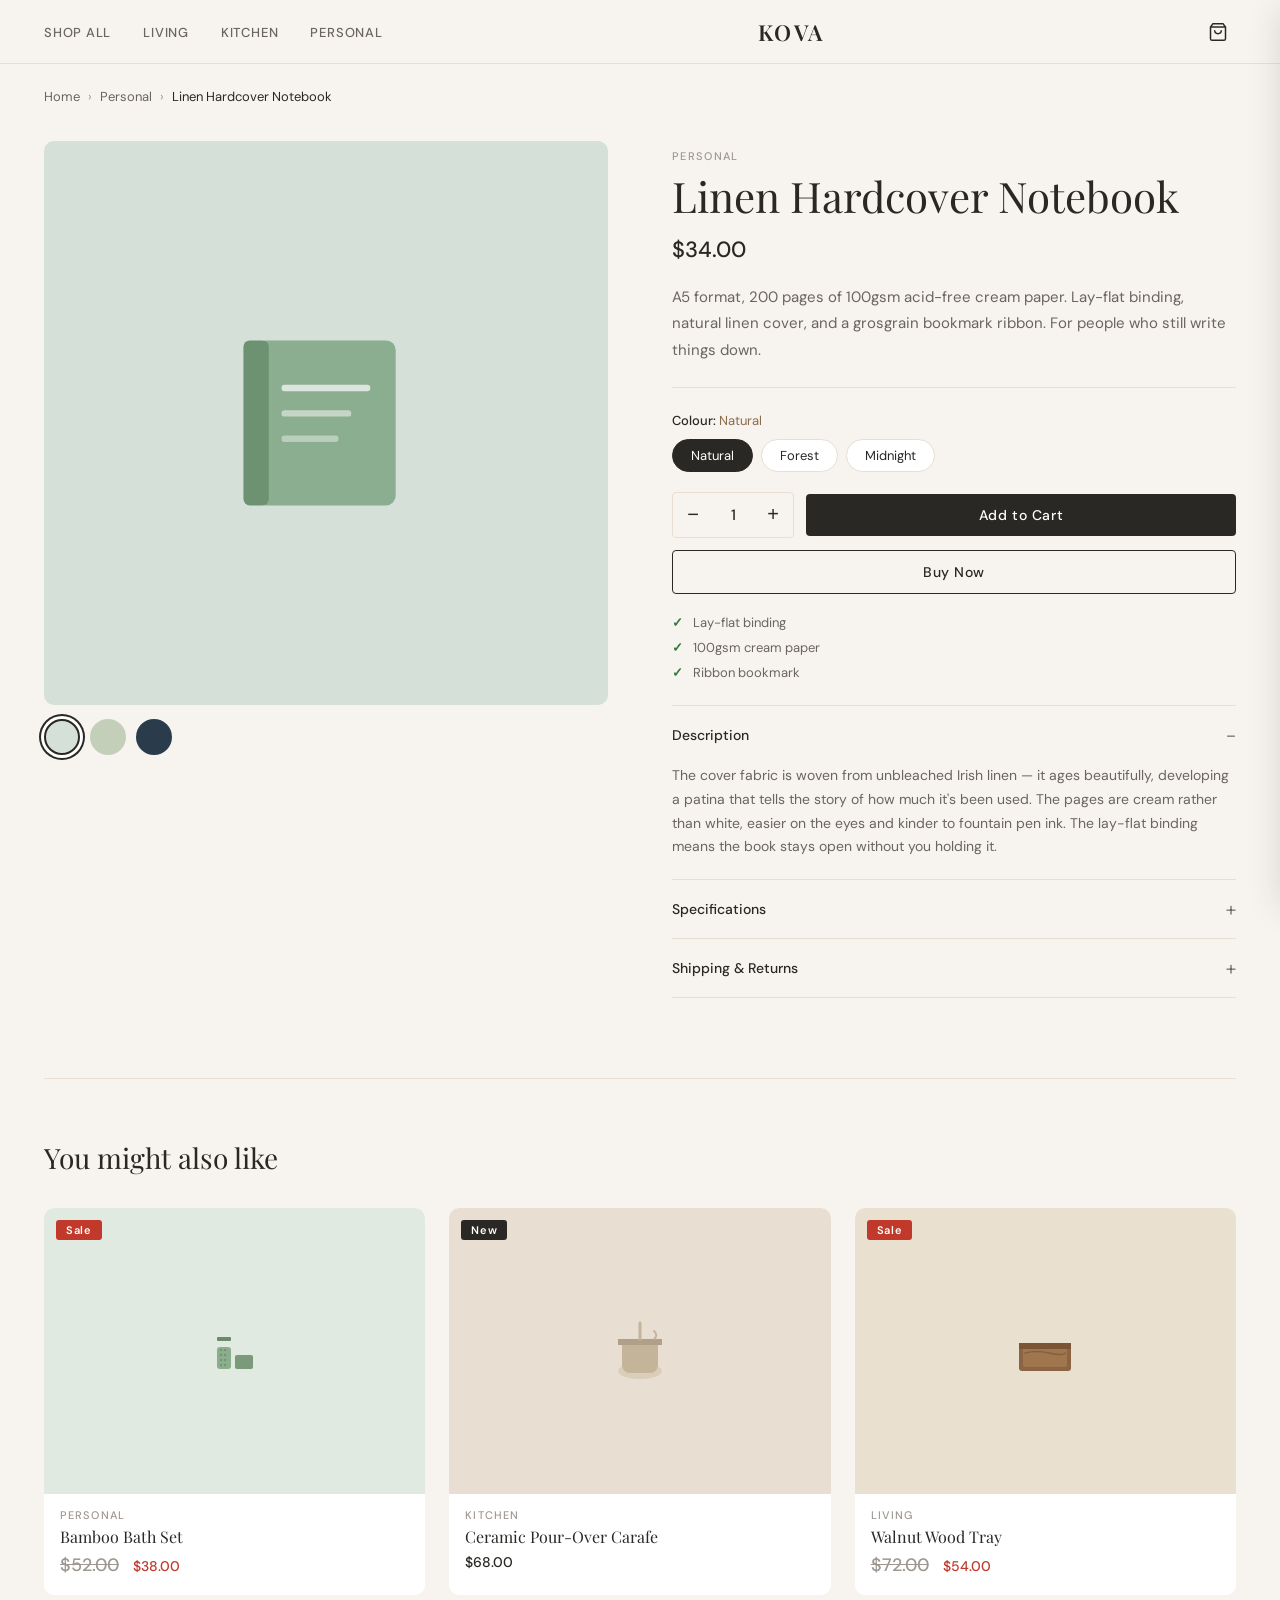
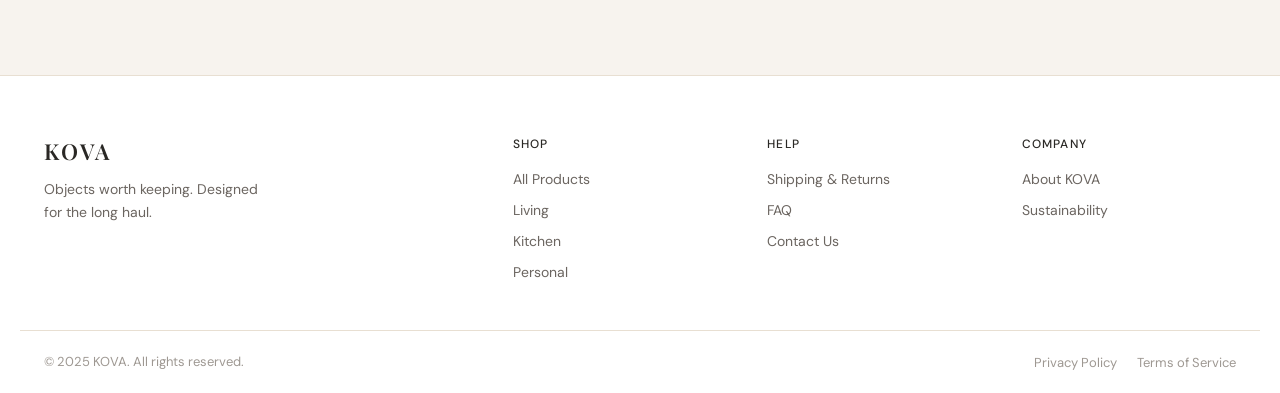
<file: product-p002.html>
<!DOCTYPE html>
<html lang="en">
<head>
  <meta charset="UTF-8" />
  <meta name="viewport" content="width=device-width, initial-scale=1.0" />
  <title>Linen Hardcover Notebook — KOVA</title>
  <meta name="description" content="A5 format, 200 pages of 100gsm acid-free cream paper. Lay-flat binding, natural linen cover, and a grosgrain bookmark ribbon. For people who still write things down." />
  <!-- Google Tag Manager -->
  <script>(function(w,d,s,l,i){w[l]=w[l]||[];w[l].push({'gtm.start':
  new Date().getTime(),event:'gtm.js'});var f=d.getElementsByTagName(s)[0],
  j=d.createElement(s),dl=l!='dataLayer'?'&l='+l:'';j.async=true;j.src=
  'https://www.googletagmanager.com/gtm.js?id='+i+dl;f.parentNode.insertBefore(j,f);
  })(window,document,'script','dataLayer','GTM-KPPK9ZDZ');</script>
  <!-- End Google Tag Manager -->
  <link rel="preconnect" href="https://fonts.googleapis.com" />
  <link rel="preconnect" href="https://fonts.gstatic.com" crossorigin />
  <link href="https://fonts.googleapis.com/css2?family=Playfair+Display:ital,wght@0,400;0,600;1,400&family=DM+Sans:wght@300;400;500&display=swap" rel="stylesheet" />
  <link rel="stylesheet" href="css/style.css" />
  <link rel="stylesheet" href="css/product.css" />
</head>
<body>
  <!-- Google Tag Manager (noscript) -->
  <noscript><iframe src="https://www.googletagmanager.com/ns.html?id=GTM-KPPK9ZDZ"
  height="0" width="0" style="display:none;visibility:hidden"></iframe></noscript>
  <!-- End Google Tag Manager (noscript) -->

  <header class="site-header" id="site-header">
    <div class="header-inner container">
      <button class="nav-toggle" id="nav-toggle" aria-label="Open menu">
        <span></span><span></span><span></span>
      </button>
      <nav class="main-nav" id="main-nav">
        <ul>
          <li><a href="index.html#shop">Shop All</a></li>
          <li><a href="index.html#shop" data-category="living">Living</a></li>
          <li><a href="index.html#shop" data-category="kitchen">Kitchen</a></li>
          <li><a href="index.html#shop" data-category="personal">Personal</a></li>
        </ul>
      </nav>
      <a href="index.html" class="logo">KOVA</a>
      <div class="header-actions">
        <button class="icon-btn cart-btn" id="cart-btn" aria-label="Cart">
          <svg width="20" height="20" fill="none" stroke="currentColor" stroke-width="1.8" viewBox="0 0 24 24"><path d="M6 2L3 6v14a2 2 0 002 2h14a2 2 0 002-2V6l-3-4z"/><line x1="3" y1="6" x2="21" y2="6"/><path d="M16 10a4 4 0 01-8 0"/></svg>
          <span class="cart-count" id="cart-count">0</span>
        </button>
      </div>
    </div>
  </header>

  <main class="product-page">
    <div class="container">

      <!-- Breadcrumb -->
      <nav class="breadcrumb" aria-label="Breadcrumb">
        <a href="index.html">Home</a>
        <span>›</span>
        <a href="index.html#shop">Personal</a>
        <span>›</span>
        <span>Linen Hardcover Notebook</span>
      </nav>

      <!-- Product Grid -->
      <div class="product-layout">

        <!-- LEFT: Images -->
        <div class="product-images">
          <div class="product-main-img" style="background:#D5E0D8;" id="main-img">
            <svg width="200" height="200" viewBox="0 0 80 80" fill="none"><rect x="18" y="14" width="44" height="52" rx="3" fill="#8BAD90"/><rect x="14" y="14" width="8" height="52" rx="2" fill="#6D9272"/><rect x="26" y="28" width="28" height="2" rx="1" fill="#fff" opacity=".7"/><rect x="26" y="36" width="22" height="2" rx="1" fill="#fff" opacity=".5"/><rect x="26" y="44" width="18" height="2" rx="1" fill="#fff" opacity=".4"/></svg>
          </div>
          <div class="product-thumbs" id="product-thumbs">
            <button class="swatch  active" style="background:#D5E0D8" onclick="selectSwatch(this)" aria-label="Colour swatch"></button><button class="swatch" style="background:#C4CFBA" onclick="selectSwatch(this)" aria-label="Colour swatch"></button><button class="swatch" style="background:#2A3B4C" onclick="selectSwatch(this)" aria-label="Colour swatch"></button>
          </div>
        </div>

        <!-- RIGHT: Info -->
        <div class="product-info">
          <div class="product-info-top">
            <span class="product-info-cat">Personal</span>
            
          </div>

          <h1 class="product-info-name">Linen Hardcover Notebook</h1>

          <div class="product-info-price"><span class="price-current">$34.00</span></div>

          <p class="product-info-desc">A5 format, 200 pages of 100gsm acid-free cream paper. Lay-flat binding, natural linen cover, and a grosgrain bookmark ribbon. For people who still write things down.</p>

          <div class="option-group">
      <label>Colour: <span id="selected-colour">Natural</span></label>
      <div class="option-chips"><button class="option-chip  selected" onclick="selectChip(this)">Natural</button><button class="option-chip" onclick="selectChip(this)">Forest</button><button class="option-chip" onclick="selectChip(this)">Midnight</button></div>
    </div>

          <div class="add-to-cart-row">
            <div class="qty-control">
              <button class="qty-btn" id="qty-minus" aria-label="Decrease">−</button>
              <span id="qty-value">1</span>
              <button class="qty-btn" id="qty-plus" aria-label="Increase">+</button>
            </div>
            <button class="btn btn-primary btn-full" id="add-to-cart-btn">Add to Cart</button>
          </div>

          <a href="checkout.html" class="btn btn-outline btn-full" id="buy-now-btn">Buy Now</a>

          <ul class="product-meta-list">
            <li>Lay-flat binding</li><li>100gsm cream paper</li><li>Ribbon bookmark</li>
          </ul>

          <div class="product-accordion">
            <details open>
              <summary>Description</summary>
              <p>The cover fabric is woven from unbleached Irish linen — it ages beautifully, developing a patina that tells the story of how much it's been used. The pages are cream rather than white, easier on the eyes and kinder to fountain pen ink. The lay-flat binding means the book stays open without you holding it.</p>
            </details>
            <details>
              <summary>Specifications</summary>
              <table class="specs-table">
                <tbody>
                  <tr><th>Format</th><td>A5 (148 × 210mm)</td></tr><tr><th>Pages</th><td>200 (100 sheets)</td></tr><tr><th>Paper weight</th><td>100gsm acid-free</td></tr><tr><th>Cover</th><td>Natural linen hardcover</td></tr><tr><th>Binding</th><td>Lay-flat sewn</td></tr>
                </tbody>
              </table>
            </details>
            <details>
              <summary>Shipping & Returns</summary>
              <p>Standard shipping (5–7 business days) is free on orders over $75. Express (2–3 days) is $12. Returns accepted within 30 days of delivery — no questions asked.</p>
            </details>
          </div>
        </div>
      </div>

      <!-- Related Products -->
      <section class="related-section">
        <h2 class="related-title">You might also like</h2>
        <div class="related-grid">
          <a href="product-p006.html" class="related-card">
        <span class="product-badge badge-sale">Sale</span>
        <div class="related-card-img" style="background:#E0EAE0;"><svg width="80" height="80" viewBox="0 0 80 80" fill="none"><rect x="22" y="36" width="14" height="22" rx="3" fill="#8BAD8B"/><rect x="40" y="44" width="18" height="14" rx="2" fill="#7A9A7A"/><rect x="22" y="26" width="14" height="4" rx="1" fill="#6D8A6D"/><line x1="26" y1="38" x2="26" y2="56" stroke="#5A7A5A" stroke-width="1" stroke-dasharray="2 3"/><line x1="30" y1="38" x2="30" y2="56" stroke="#5A7A5A" stroke-width="1" stroke-dasharray="2 3"/></svg></div>
        <div class="related-card-body">
          <div class="related-card-cat">personal</div>
          <div class="related-card-name">Bamboo Bath Set</div>
          <div class="related-card-price"><span class="price-original">$52.00</span> <span class="price-sale">$38.00</span></div>
        </div>
      </a><a href="product-p001.html" class="related-card">
        <span class="product-badge badge-new">New</span>
        <div class="related-card-img" style="background:#E8DFD2;"><svg width="80" height="80" viewBox="0 0 80 80" fill="none"><ellipse cx="40" cy="60" rx="22" ry="8" fill="#C4B49A" opacity=".4"/><path d="M22 28h36v26a8 8 0 01-8 8H30a8 8 0 01-8-8V28z" fill="#C4B49A"/><path d="M18 28h44v6H18z" rx="2" fill="#B0A08A"/><path d="M40 12v16" stroke="#C4B49A" stroke-width="3" stroke-linecap="round"/><path d="M54 20c3 2 3 6 0 8" stroke="#C4B49A" stroke-width="2" stroke-linecap="round"/></svg></div>
        <div class="related-card-body">
          <div class="related-card-cat">kitchen</div>
          <div class="related-card-name">Ceramic Pour-Over Carafe</div>
          <div class="related-card-price"><span class="price-current">$68.00</span></div>
        </div>
      </a><a href="product-p003.html" class="related-card">
        <span class="product-badge badge-sale">Sale</span>
        <div class="related-card-img" style="background:#EAE0D0;"><svg width="80" height="80" viewBox="0 0 80 80" fill="none"><rect x="14" y="32" width="52" height="28" rx="3" fill="#8B6443"/><rect x="18" y="36" width="44" height="20" rx="2" fill="#A0764E"/><path d="M14 32h52v6H14z" fill="#7A5535" rx="1"/><path d="M20 42c8-2 16-2 24 0s16 2 16 0" stroke="#6B4A2E" stroke-width="1.5" stroke-linecap="round" opacity=".5"/></svg></div>
        <div class="related-card-body">
          <div class="related-card-cat">living</div>
          <div class="related-card-name">Walnut Wood Tray</div>
          <div class="related-card-price"><span class="price-original">$72.00</span> <span class="price-sale">$54.00</span></div>
        </div>
      </a>
        </div>
      </section>

    </div>
  </main>

  <!-- CART DRAWER -->
  <div class="cart-overlay" id="cart-overlay"></div>
  <aside class="cart-drawer" id="cart-drawer" aria-label="Shopping cart">
    <div class="cart-header">
      <h2>Your Cart</h2>
      <button class="icon-btn" id="cart-close" aria-label="Close cart">
        <svg width="22" height="22" fill="none" stroke="currentColor" stroke-width="1.8" viewBox="0 0 24 24"><path d="M18 6L6 18M6 6l12 12"/></svg>
      </button>
    </div>
    <div class="cart-items" id="cart-items"></div>
    <div class="cart-empty hidden" id="cart-empty">
      <svg width="56" height="56" fill="none" stroke="currentColor" stroke-width="1.2" viewBox="0 0 24 24"><path d="M6 2L3 6v14a2 2 0 002 2h14a2 2 0 002-2V6l-3-4z"/><line x1="3" y1="6" x2="21" y2="6"/><path d="M16 10a4 4 0 01-8 0"/></svg>
      <p>Your cart is empty</p>
      <button class="btn btn-outline" id="continue-shopping">Continue Shopping</button>
    </div>
    <div class="cart-footer" id="cart-footer">
      <div class="cart-subtotal"><span>Subtotal</span><span id="cart-subtotal">$0.00</span></div>
      <div class="cart-shipping-note">Shipping and taxes calculated at checkout</div>
      <a href="checkout.html" class="btn btn-primary btn-full" id="checkout-link">Proceed to Checkout</a>
      <div class="cart-badges"><span>Secure Checkout</span><span>·</span><span>Free returns</span></div>
    </div>
  </aside>

  <div class="toast" id="toast" role="alert" aria-live="polite"></div>

  <footer class="site-footer">
    <div class="container footer-grid">
      <div class="footer-brand">
        <a href="index.html" class="logo">KOVA</a>
        <p>Objects worth keeping. Designed for the long haul.</p>
      </div>
      <div class="footer-col"><h4>Shop</h4><ul><li><a href="index.html#shop">All Products</a></li><li><a href="index.html#shop">Living</a></li><li><a href="index.html#shop">Kitchen</a></li><li><a href="index.html#shop">Personal</a></li></ul></div>
      <div class="footer-col"><h4>Help</h4><ul><li><a href="#">Shipping &amp; Returns</a></li><li><a href="#">FAQ</a></li><li><a href="#">Contact Us</a></li></ul></div>
      <div class="footer-col"><h4>Company</h4><ul><li><a href="#">About KOVA</a></li><li><a href="#">Sustainability</a></li></ul></div>
    </div>
    <div class="footer-bottom container">
      <p>&copy; 2025 KOVA. All rights reserved.</p>
      <div class="footer-legal"><a href="#">Privacy Policy</a><a href="#">Terms of Service</a></div>
    </div>
  </footer>

  <script src="js/products.js"></script>
  <script>
    // ============================================================
    // Product Page JS — view_item fires on page load
    // ============================================================
    window.dataLayer = window.dataLayer || [];
    function pushEvent(e, p) { window.dataLayer.push({ event: e, ...p }); }

    const PRODUCT = PRODUCTS.find(p => p.id === 'p002');
    let qty = 1;
    let selectedVariant = 'Natural';

    // ---- GA4: view_item — fires on page load ----
    pushEvent('view_item', {
      ecommerce: {
        currency: 'USD',
        value: 34,
        items: [{
          item_id: 'p002',
          item_name: 'Linen Hardcover Notebook',
          item_category: 'personal',
          price: 34,
          quantity: 1
        }]
      }
    });

    // ---- Qty ----
    document.getElementById('qty-minus').addEventListener('click', () => {
      if (qty > 1) { qty--; document.getElementById('qty-value').textContent = qty; }
    });
    document.getElementById('qty-plus').addEventListener('click', () => {
      qty++;
      document.getElementById('qty-value').textContent = qty;
    });

    // ---- Colour chip selection ----
    function selectChip(el) {
      document.querySelectorAll('.option-chip').forEach(c => c.classList.remove('selected'));
      el.classList.add('selected');
      selectedVariant = el.textContent;
      const lbl = document.getElementById('selected-colour');
      if (lbl) lbl.textContent = selectedVariant;
    }

    // ---- Swatch selection ----
    function selectSwatch(el) {
      document.querySelectorAll('.swatch').forEach(s => s.classList.remove('active'));
      el.classList.add('active');
    }

    // ---- Cart logic ----
    let cart = JSON.parse(localStorage.getItem('kova_cart') || '[]');

    function saveCart() { localStorage.setItem('kova_cart', JSON.stringify(cart)); }

    function cartTotal() { return cart.reduce((s, i) => s + i.price * i.qty, 0); }

    function cartCount() { return cart.reduce((s, i) => s + i.qty, 0); }

    function addToCart(product, quantity, variant) {
      const existing = cart.find(i => i.id === product.id && i.variant === variant);
      if (existing) { existing.qty += quantity; } else {
        cart.push({ id: product.id, name: product.name, price: product.price,
          qty: quantity, variant, bgColor: product.bgColor, svgIcon: product.svgIcon });
      }
      saveCart();
      renderCart();
      openCart();
      showToast(product.name + ' added to cart');

      pushEvent('add_to_cart', {
        ecommerce: {
          currency: 'USD',
          value: product.price * quantity,
          items: [{ item_id: product.id, item_name: product.name,
            item_category: product.category, price: product.price,
            quantity, item_variant: variant || undefined }]
        }
      });
    }

    function removeFromCart(id, variant) {
      const item = cart.find(i => i.id === id && i.variant === variant);
      if (!item) return;
      pushEvent('remove_from_cart', { ecommerce: { currency: 'USD', value: item.price * item.qty,
        items: [{ item_id: id, item_name: item.name, price: item.price, quantity: item.qty }] } });
      cart = cart.filter(i => !(i.id === id && i.variant === variant));
      saveCart(); renderCart();
    }

    function updateItemQty(id, variant, delta) {
      const item = cart.find(i => i.id === id && i.variant === variant);
      if (!item) return;
      item.qty = Math.max(1, item.qty + delta);
      saveCart(); renderCart();
    }

    function renderCart() {
      const count = cartCount();
      const total = cartTotal();
      const countEl = document.getElementById('cart-count');
      countEl.textContent = count;
      countEl.classList.toggle('visible', count > 0);

      const isEmpty = cart.length === 0;
      document.getElementById('cart-items').classList.toggle('hidden', isEmpty);
      document.getElementById('cart-empty').classList.toggle('hidden', !isEmpty);
      document.getElementById('cart-footer').classList.toggle('hidden', isEmpty);

      const subtotalEl = document.getElementById('cart-subtotal');
      if (subtotalEl) subtotalEl.textContent = '$' + total.toFixed(2);

      document.getElementById('cart-items').innerHTML = cart.map(item => `
        <div class="cart-item">
          <div class="cart-item-img">
            <div style="width:70px;height:70px;background:${item.bgColor};border-radius:4px;display:flex;align-items:center;justify-content:center;">
              ${item.svgIcon}
            </div>
          </div>
          <div>
            <div class="cart-item-name">${item.name}</div>
            ${item.variant ? `<div class="cart-item-variant">${item.variant}</div>` : ''}
            <div class="cart-item-qty">
              <button onclick="updateItemQty('${item.id}','${item.variant||''}', -1)">−</button>
              <span>${item.qty}</span>
              <button onclick="updateItemQty('${item.id}','${item.variant||''}', 1)">+</button>
            </div>
            <button class="cart-item-remove" onclick="removeFromCart('${item.id}','${item.variant||''}')">Remove</button>
          </div>
          <div class="cart-item-price">$${(item.price * item.qty).toFixed(2)}</div>
        </div>
      `).join('');
    }

    function openCart() {
      document.getElementById('cart-drawer').classList.add('open');
      document.getElementById('cart-overlay').classList.add('open');
      document.body.style.overflow = 'hidden';
      pushEvent('view_cart', { ecommerce: { currency: 'USD', value: cartTotal(),
        items: cart.map(i => ({ item_id: i.id, item_name: i.name, price: i.price, quantity: i.qty })) } });
    }

    function closeCart() {
      document.getElementById('cart-drawer').classList.remove('open');
      document.getElementById('cart-overlay').classList.remove('open');
      document.body.style.overflow = '';
    }

    let toastTimeout;
    function showToast(msg) {
      const t = document.getElementById('toast');
      t.textContent = msg; t.classList.add('show');
      clearTimeout(toastTimeout);
      toastTimeout = setTimeout(() => t.classList.remove('show'), 3000);
    }

    // ---- Wire up buttons ----
    document.getElementById('cart-btn').addEventListener('click', openCart);
    document.getElementById('cart-close').addEventListener('click', closeCart);
    document.getElementById('cart-overlay').addEventListener('click', closeCart);
    document.getElementById('continue-shopping')?.addEventListener('click', closeCart);

    document.getElementById('add-to-cart-btn').addEventListener('click', () => {
      addToCart(PRODUCT, qty, selectedVariant);
    });

    document.getElementById('buy-now-btn').addEventListener('click', () => {
      addToCart(PRODUCT, qty, selectedVariant);
      // navigate handled by <a href>
    });

    document.addEventListener('keydown', e => {
      if (e.key === 'Escape') closeCart();
    });

    // ---- Mobile nav ----
    document.getElementById('nav-toggle')?.addEventListener('click', () => {
      document.getElementById('nav-toggle').classList.toggle('open');
      document.getElementById('main-nav').classList.toggle('open');
    });

    // ---- Header scroll ----
    window.addEventListener('scroll', () => {
      document.getElementById('site-header').classList.toggle('scrolled', window.scrollY > 40);
    }, { passive: true });

    renderCart();
  </script>
</body>
</html>
</file>
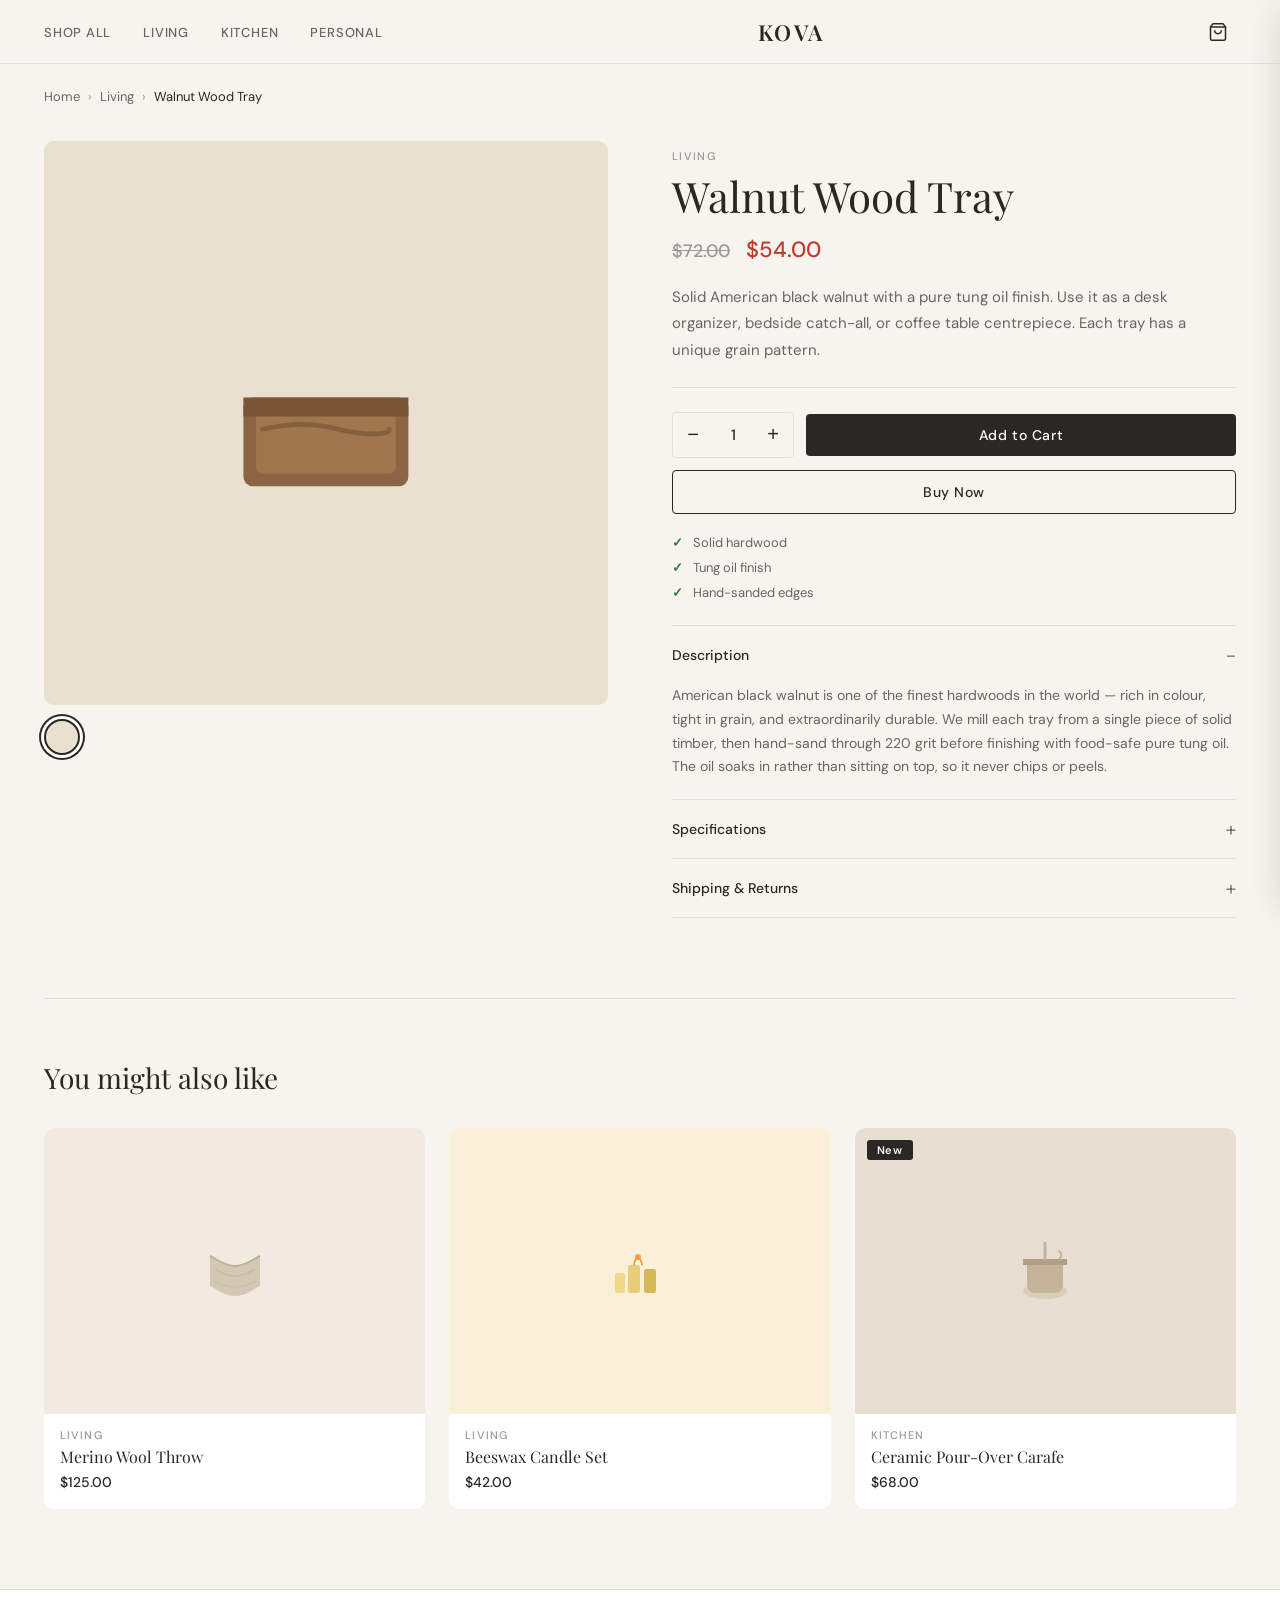
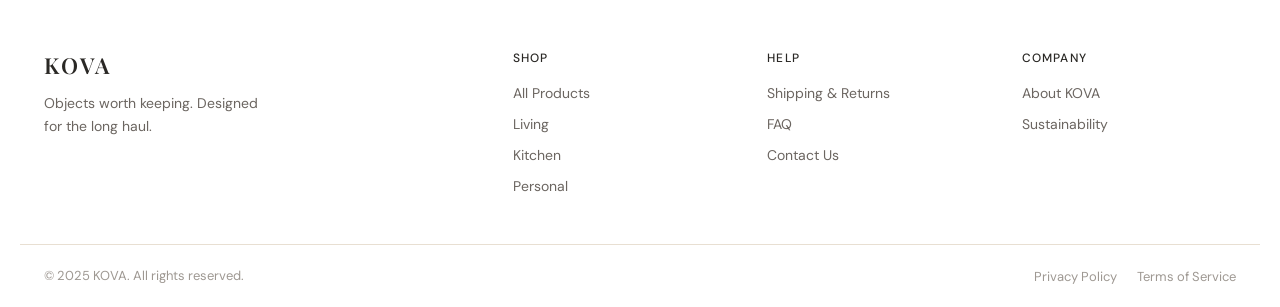
<file: product-p003.html>
<!DOCTYPE html>
<html lang="en">
<head>
  <meta charset="UTF-8" />
  <meta name="viewport" content="width=device-width, initial-scale=1.0" />
  <title>Walnut Wood Tray — KOVA</title>
  <meta name="description" content="Solid American black walnut with a pure tung oil finish. Use it as a desk organizer, bedside catch-all, or coffee table centrepiece. Each tray has a unique grain pattern." />
  <!-- Google Tag Manager -->
  <script>(function(w,d,s,l,i){w[l]=w[l]||[];w[l].push({'gtm.start':
  new Date().getTime(),event:'gtm.js'});var f=d.getElementsByTagName(s)[0],
  j=d.createElement(s),dl=l!='dataLayer'?'&l='+l:'';j.async=true;j.src=
  'https://www.googletagmanager.com/gtm.js?id='+i+dl;f.parentNode.insertBefore(j,f);
  })(window,document,'script','dataLayer','GTM-KPPK9ZDZ');</script>
  <!-- End Google Tag Manager -->
  <link rel="preconnect" href="https://fonts.googleapis.com" />
  <link rel="preconnect" href="https://fonts.gstatic.com" crossorigin />
  <link href="https://fonts.googleapis.com/css2?family=Playfair+Display:ital,wght@0,400;0,600;1,400&family=DM+Sans:wght@300;400;500&display=swap" rel="stylesheet" />
  <link rel="stylesheet" href="css/style.css" />
  <link rel="stylesheet" href="css/product.css" />
</head>
<body>
  <!-- Google Tag Manager (noscript) -->
  <noscript><iframe src="https://www.googletagmanager.com/ns.html?id=GTM-KPPK9ZDZ"
  height="0" width="0" style="display:none;visibility:hidden"></iframe></noscript>
  <!-- End Google Tag Manager (noscript) -->

  <header class="site-header" id="site-header">
    <div class="header-inner container">
      <button class="nav-toggle" id="nav-toggle" aria-label="Open menu">
        <span></span><span></span><span></span>
      </button>
      <nav class="main-nav" id="main-nav">
        <ul>
          <li><a href="index.html#shop">Shop All</a></li>
          <li><a href="index.html#shop" data-category="living">Living</a></li>
          <li><a href="index.html#shop" data-category="kitchen">Kitchen</a></li>
          <li><a href="index.html#shop" data-category="personal">Personal</a></li>
        </ul>
      </nav>
      <a href="index.html" class="logo">KOVA</a>
      <div class="header-actions">
        <button class="icon-btn cart-btn" id="cart-btn" aria-label="Cart">
          <svg width="20" height="20" fill="none" stroke="currentColor" stroke-width="1.8" viewBox="0 0 24 24"><path d="M6 2L3 6v14a2 2 0 002 2h14a2 2 0 002-2V6l-3-4z"/><line x1="3" y1="6" x2="21" y2="6"/><path d="M16 10a4 4 0 01-8 0"/></svg>
          <span class="cart-count" id="cart-count">0</span>
        </button>
      </div>
    </div>
  </header>

  <main class="product-page">
    <div class="container">

      <!-- Breadcrumb -->
      <nav class="breadcrumb" aria-label="Breadcrumb">
        <a href="index.html">Home</a>
        <span>›</span>
        <a href="index.html#shop">Living</a>
        <span>›</span>
        <span>Walnut Wood Tray</span>
      </nav>

      <!-- Product Grid -->
      <div class="product-layout">

        <!-- LEFT: Images -->
        <div class="product-images">
          <div class="product-main-img" style="background:#EAE0D0;" id="main-img">
            <svg width="200" height="200" viewBox="0 0 80 80" fill="none"><rect x="14" y="32" width="52" height="28" rx="3" fill="#8B6443"/><rect x="18" y="36" width="44" height="20" rx="2" fill="#A0764E"/><path d="M14 32h52v6H14z" fill="#7A5535" rx="1"/><path d="M20 42c8-2 16-2 24 0s16 2 16 0" stroke="#6B4A2E" stroke-width="1.5" stroke-linecap="round" opacity=".5"/></svg>
          </div>
          <div class="product-thumbs" id="product-thumbs">
            <button class="swatch  active" style="background:#EAE0D0" onclick="selectSwatch(this)" aria-label="Colour swatch"></button>
          </div>
        </div>

        <!-- RIGHT: Info -->
        <div class="product-info">
          <div class="product-info-top">
            <span class="product-info-cat">Living</span>
            <span class="product-badge badge-sale">Sale</span>
          </div>

          <h1 class="product-info-name">Walnut Wood Tray</h1>

          <div class="product-info-price"><span class="price-original">$72.00</span> <span class="price-sale">$54.00</span></div>

          <p class="product-info-desc">Solid American black walnut with a pure tung oil finish. Use it as a desk organizer, bedside catch-all, or coffee table centrepiece. Each tray has a unique grain pattern.</p>

          

          <div class="add-to-cart-row">
            <div class="qty-control">
              <button class="qty-btn" id="qty-minus" aria-label="Decrease">−</button>
              <span id="qty-value">1</span>
              <button class="qty-btn" id="qty-plus" aria-label="Increase">+</button>
            </div>
            <button class="btn btn-primary btn-full" id="add-to-cart-btn">Add to Cart</button>
          </div>

          <a href="checkout.html" class="btn btn-outline btn-full" id="buy-now-btn">Buy Now</a>

          <ul class="product-meta-list">
            <li>Solid hardwood</li><li>Tung oil finish</li><li>Hand-sanded edges</li>
          </ul>

          <div class="product-accordion">
            <details open>
              <summary>Description</summary>
              <p>American black walnut is one of the finest hardwoods in the world — rich in colour, tight in grain, and extraordinarily durable. We mill each tray from a single piece of solid timber, then hand-sand through 220 grit before finishing with food-safe pure tung oil. The oil soaks in rather than sitting on top, so it never chips or peels.</p>
            </details>
            <details>
              <summary>Specifications</summary>
              <table class="specs-table">
                <tbody>
                  <tr><th>Material</th><td>Solid American black walnut</td></tr><tr><th>Dimensions</th><td>35cm × 20cm × 4cm</td></tr><tr><th>Finish</th><td>Pure tung oil</td></tr><tr><th>Weight</th><td>420g</td></tr><tr><th>Care</th><td>Wipe with damp cloth, re-oil annually</td></tr>
                </tbody>
              </table>
            </details>
            <details>
              <summary>Shipping & Returns</summary>
              <p>Standard shipping (5–7 business days) is free on orders over $75. Express (2–3 days) is $12. Returns accepted within 30 days of delivery — no questions asked.</p>
            </details>
          </div>
        </div>
      </div>

      <!-- Related Products -->
      <section class="related-section">
        <h2 class="related-title">You might also like</h2>
        <div class="related-grid">
          <a href="product-p004.html" class="related-card">
        
        <div class="related-card-img" style="background:#F0EAE0;"><svg width="80" height="80" viewBox="0 0 80 80" fill="none"><path d="M15 25c8 4 15 10 25 10s17-6 25-10v30c-8 4-15 10-25 10S23 59 15 55V25z" fill="#D4C8B4"/><path d="M15 25c8 4 15 10 25 10s17-6 25-10" stroke="#BFB09A" stroke-width="2"/><path d="M20 38c6 3 10 7 20 7s14-4 20-7" stroke="#BFB09A" stroke-width="1.5" opacity=".6"/><path d="M18 50c6 2 12 6 22 6s16-4 22-6" stroke="#BFB09A" stroke-width="1.5" opacity=".4"/></svg></div>
        <div class="related-card-body">
          <div class="related-card-cat">living</div>
          <div class="related-card-name">Merino Wool Throw</div>
          <div class="related-card-price"><span class="price-current">$125.00</span></div>
        </div>
      </a><a href="product-p005.html" class="related-card">
        
        <div class="related-card-img" style="background:#FAF0D8;"><svg width="80" height="80" viewBox="0 0 80 80" fill="none"><rect x="28" y="34" width="12" height="28" rx="2" fill="#E8CC7A"/><rect x="44" y="38" width="12" height="24" rx="2" fill="#D4B85A"/><rect x="15" y="42" width="10" height="20" rx="2" fill="#F0D888"/><path d="M34 34c0-4 4-8 4-8s4 4 4 8" stroke="#C8A030" stroke-width="1.5" stroke-linecap="round"/><circle cx="38" cy="26" r="3" fill="#FF9020" opacity=".8"/></svg></div>
        <div class="related-card-body">
          <div class="related-card-cat">living</div>
          <div class="related-card-name">Beeswax Candle Set</div>
          <div class="related-card-price"><span class="price-current">$42.00</span></div>
        </div>
      </a><a href="product-p001.html" class="related-card">
        <span class="product-badge badge-new">New</span>
        <div class="related-card-img" style="background:#E8DFD2;"><svg width="80" height="80" viewBox="0 0 80 80" fill="none"><ellipse cx="40" cy="60" rx="22" ry="8" fill="#C4B49A" opacity=".4"/><path d="M22 28h36v26a8 8 0 01-8 8H30a8 8 0 01-8-8V28z" fill="#C4B49A"/><path d="M18 28h44v6H18z" rx="2" fill="#B0A08A"/><path d="M40 12v16" stroke="#C4B49A" stroke-width="3" stroke-linecap="round"/><path d="M54 20c3 2 3 6 0 8" stroke="#C4B49A" stroke-width="2" stroke-linecap="round"/></svg></div>
        <div class="related-card-body">
          <div class="related-card-cat">kitchen</div>
          <div class="related-card-name">Ceramic Pour-Over Carafe</div>
          <div class="related-card-price"><span class="price-current">$68.00</span></div>
        </div>
      </a>
        </div>
      </section>

    </div>
  </main>

  <!-- CART DRAWER -->
  <div class="cart-overlay" id="cart-overlay"></div>
  <aside class="cart-drawer" id="cart-drawer" aria-label="Shopping cart">
    <div class="cart-header">
      <h2>Your Cart</h2>
      <button class="icon-btn" id="cart-close" aria-label="Close cart">
        <svg width="22" height="22" fill="none" stroke="currentColor" stroke-width="1.8" viewBox="0 0 24 24"><path d="M18 6L6 18M6 6l12 12"/></svg>
      </button>
    </div>
    <div class="cart-items" id="cart-items"></div>
    <div class="cart-empty hidden" id="cart-empty">
      <svg width="56" height="56" fill="none" stroke="currentColor" stroke-width="1.2" viewBox="0 0 24 24"><path d="M6 2L3 6v14a2 2 0 002 2h14a2 2 0 002-2V6l-3-4z"/><line x1="3" y1="6" x2="21" y2="6"/><path d="M16 10a4 4 0 01-8 0"/></svg>
      <p>Your cart is empty</p>
      <button class="btn btn-outline" id="continue-shopping">Continue Shopping</button>
    </div>
    <div class="cart-footer" id="cart-footer">
      <div class="cart-subtotal"><span>Subtotal</span><span id="cart-subtotal">$0.00</span></div>
      <div class="cart-shipping-note">Shipping and taxes calculated at checkout</div>
      <a href="checkout.html" class="btn btn-primary btn-full" id="checkout-link">Proceed to Checkout</a>
      <div class="cart-badges"><span>Secure Checkout</span><span>·</span><span>Free returns</span></div>
    </div>
  </aside>

  <div class="toast" id="toast" role="alert" aria-live="polite"></div>

  <footer class="site-footer">
    <div class="container footer-grid">
      <div class="footer-brand">
        <a href="index.html" class="logo">KOVA</a>
        <p>Objects worth keeping. Designed for the long haul.</p>
      </div>
      <div class="footer-col"><h4>Shop</h4><ul><li><a href="index.html#shop">All Products</a></li><li><a href="index.html#shop">Living</a></li><li><a href="index.html#shop">Kitchen</a></li><li><a href="index.html#shop">Personal</a></li></ul></div>
      <div class="footer-col"><h4>Help</h4><ul><li><a href="#">Shipping &amp; Returns</a></li><li><a href="#">FAQ</a></li><li><a href="#">Contact Us</a></li></ul></div>
      <div class="footer-col"><h4>Company</h4><ul><li><a href="#">About KOVA</a></li><li><a href="#">Sustainability</a></li></ul></div>
    </div>
    <div class="footer-bottom container">
      <p>&copy; 2025 KOVA. All rights reserved.</p>
      <div class="footer-legal"><a href="#">Privacy Policy</a><a href="#">Terms of Service</a></div>
    </div>
  </footer>

  <script src="js/products.js"></script>
  <script>
    // ============================================================
    // Product Page JS — view_item fires on page load
    // ============================================================
    window.dataLayer = window.dataLayer || [];
    function pushEvent(e, p) { window.dataLayer.push({ event: e, ...p }); }

    const PRODUCT = PRODUCTS.find(p => p.id === 'p003');
    let qty = 1;
    let selectedVariant = 'Natural Walnut';

    // ---- GA4: view_item — fires on page load ----
    pushEvent('view_item', {
      ecommerce: {
        currency: 'USD',
        value: 54,
        items: [{
          item_id: 'p003',
          item_name: 'Walnut Wood Tray',
          item_category: 'living',
          price: 54,
          quantity: 1
        }]
      }
    });

    // ---- Qty ----
    document.getElementById('qty-minus').addEventListener('click', () => {
      if (qty > 1) { qty--; document.getElementById('qty-value').textContent = qty; }
    });
    document.getElementById('qty-plus').addEventListener('click', () => {
      qty++;
      document.getElementById('qty-value').textContent = qty;
    });

    // ---- Colour chip selection ----
    function selectChip(el) {
      document.querySelectorAll('.option-chip').forEach(c => c.classList.remove('selected'));
      el.classList.add('selected');
      selectedVariant = el.textContent;
      const lbl = document.getElementById('selected-colour');
      if (lbl) lbl.textContent = selectedVariant;
    }

    // ---- Swatch selection ----
    function selectSwatch(el) {
      document.querySelectorAll('.swatch').forEach(s => s.classList.remove('active'));
      el.classList.add('active');
    }

    // ---- Cart logic ----
    let cart = JSON.parse(localStorage.getItem('kova_cart') || '[]');

    function saveCart() { localStorage.setItem('kova_cart', JSON.stringify(cart)); }

    function cartTotal() { return cart.reduce((s, i) => s + i.price * i.qty, 0); }

    function cartCount() { return cart.reduce((s, i) => s + i.qty, 0); }

    function addToCart(product, quantity, variant) {
      const existing = cart.find(i => i.id === product.id && i.variant === variant);
      if (existing) { existing.qty += quantity; } else {
        cart.push({ id: product.id, name: product.name, price: product.price,
          qty: quantity, variant, bgColor: product.bgColor, svgIcon: product.svgIcon });
      }
      saveCart();
      renderCart();
      openCart();
      showToast(product.name + ' added to cart');

      pushEvent('add_to_cart', {
        ecommerce: {
          currency: 'USD',
          value: product.price * quantity,
          items: [{ item_id: product.id, item_name: product.name,
            item_category: product.category, price: product.price,
            quantity, item_variant: variant || undefined }]
        }
      });
    }

    function removeFromCart(id, variant) {
      const item = cart.find(i => i.id === id && i.variant === variant);
      if (!item) return;
      pushEvent('remove_from_cart', { ecommerce: { currency: 'USD', value: item.price * item.qty,
        items: [{ item_id: id, item_name: item.name, price: item.price, quantity: item.qty }] } });
      cart = cart.filter(i => !(i.id === id && i.variant === variant));
      saveCart(); renderCart();
    }

    function updateItemQty(id, variant, delta) {
      const item = cart.find(i => i.id === id && i.variant === variant);
      if (!item) return;
      item.qty = Math.max(1, item.qty + delta);
      saveCart(); renderCart();
    }

    function renderCart() {
      const count = cartCount();
      const total = cartTotal();
      const countEl = document.getElementById('cart-count');
      countEl.textContent = count;
      countEl.classList.toggle('visible', count > 0);

      const isEmpty = cart.length === 0;
      document.getElementById('cart-items').classList.toggle('hidden', isEmpty);
      document.getElementById('cart-empty').classList.toggle('hidden', !isEmpty);
      document.getElementById('cart-footer').classList.toggle('hidden', isEmpty);

      const subtotalEl = document.getElementById('cart-subtotal');
      if (subtotalEl) subtotalEl.textContent = '$' + total.toFixed(2);

      document.getElementById('cart-items').innerHTML = cart.map(item => `
        <div class="cart-item">
          <div class="cart-item-img">
            <div style="width:70px;height:70px;background:${item.bgColor};border-radius:4px;display:flex;align-items:center;justify-content:center;">
              ${item.svgIcon}
            </div>
          </div>
          <div>
            <div class="cart-item-name">${item.name}</div>
            ${item.variant ? `<div class="cart-item-variant">${item.variant}</div>` : ''}
            <div class="cart-item-qty">
              <button onclick="updateItemQty('${item.id}','${item.variant||''}', -1)">−</button>
              <span>${item.qty}</span>
              <button onclick="updateItemQty('${item.id}','${item.variant||''}', 1)">+</button>
            </div>
            <button class="cart-item-remove" onclick="removeFromCart('${item.id}','${item.variant||''}')">Remove</button>
          </div>
          <div class="cart-item-price">$${(item.price * item.qty).toFixed(2)}</div>
        </div>
      `).join('');
    }

    function openCart() {
      document.getElementById('cart-drawer').classList.add('open');
      document.getElementById('cart-overlay').classList.add('open');
      document.body.style.overflow = 'hidden';
      pushEvent('view_cart', { ecommerce: { currency: 'USD', value: cartTotal(),
        items: cart.map(i => ({ item_id: i.id, item_name: i.name, price: i.price, quantity: i.qty })) } });
    }

    function closeCart() {
      document.getElementById('cart-drawer').classList.remove('open');
      document.getElementById('cart-overlay').classList.remove('open');
      document.body.style.overflow = '';
    }

    let toastTimeout;
    function showToast(msg) {
      const t = document.getElementById('toast');
      t.textContent = msg; t.classList.add('show');
      clearTimeout(toastTimeout);
      toastTimeout = setTimeout(() => t.classList.remove('show'), 3000);
    }

    // ---- Wire up buttons ----
    document.getElementById('cart-btn').addEventListener('click', openCart);
    document.getElementById('cart-close').addEventListener('click', closeCart);
    document.getElementById('cart-overlay').addEventListener('click', closeCart);
    document.getElementById('continue-shopping')?.addEventListener('click', closeCart);

    document.getElementById('add-to-cart-btn').addEventListener('click', () => {
      addToCart(PRODUCT, qty, selectedVariant);
    });

    document.getElementById('buy-now-btn').addEventListener('click', () => {
      addToCart(PRODUCT, qty, selectedVariant);
      // navigate handled by <a href>
    });

    document.addEventListener('keydown', e => {
      if (e.key === 'Escape') closeCart();
    });

    // ---- Mobile nav ----
    document.getElementById('nav-toggle')?.addEventListener('click', () => {
      document.getElementById('nav-toggle').classList.toggle('open');
      document.getElementById('main-nav').classList.toggle('open');
    });

    // ---- Header scroll ----
    window.addEventListener('scroll', () => {
      document.getElementById('site-header').classList.toggle('scrolled', window.scrollY > 40);
    }, { passive: true });

    renderCart();
  </script>
</body>
</html>
</file>
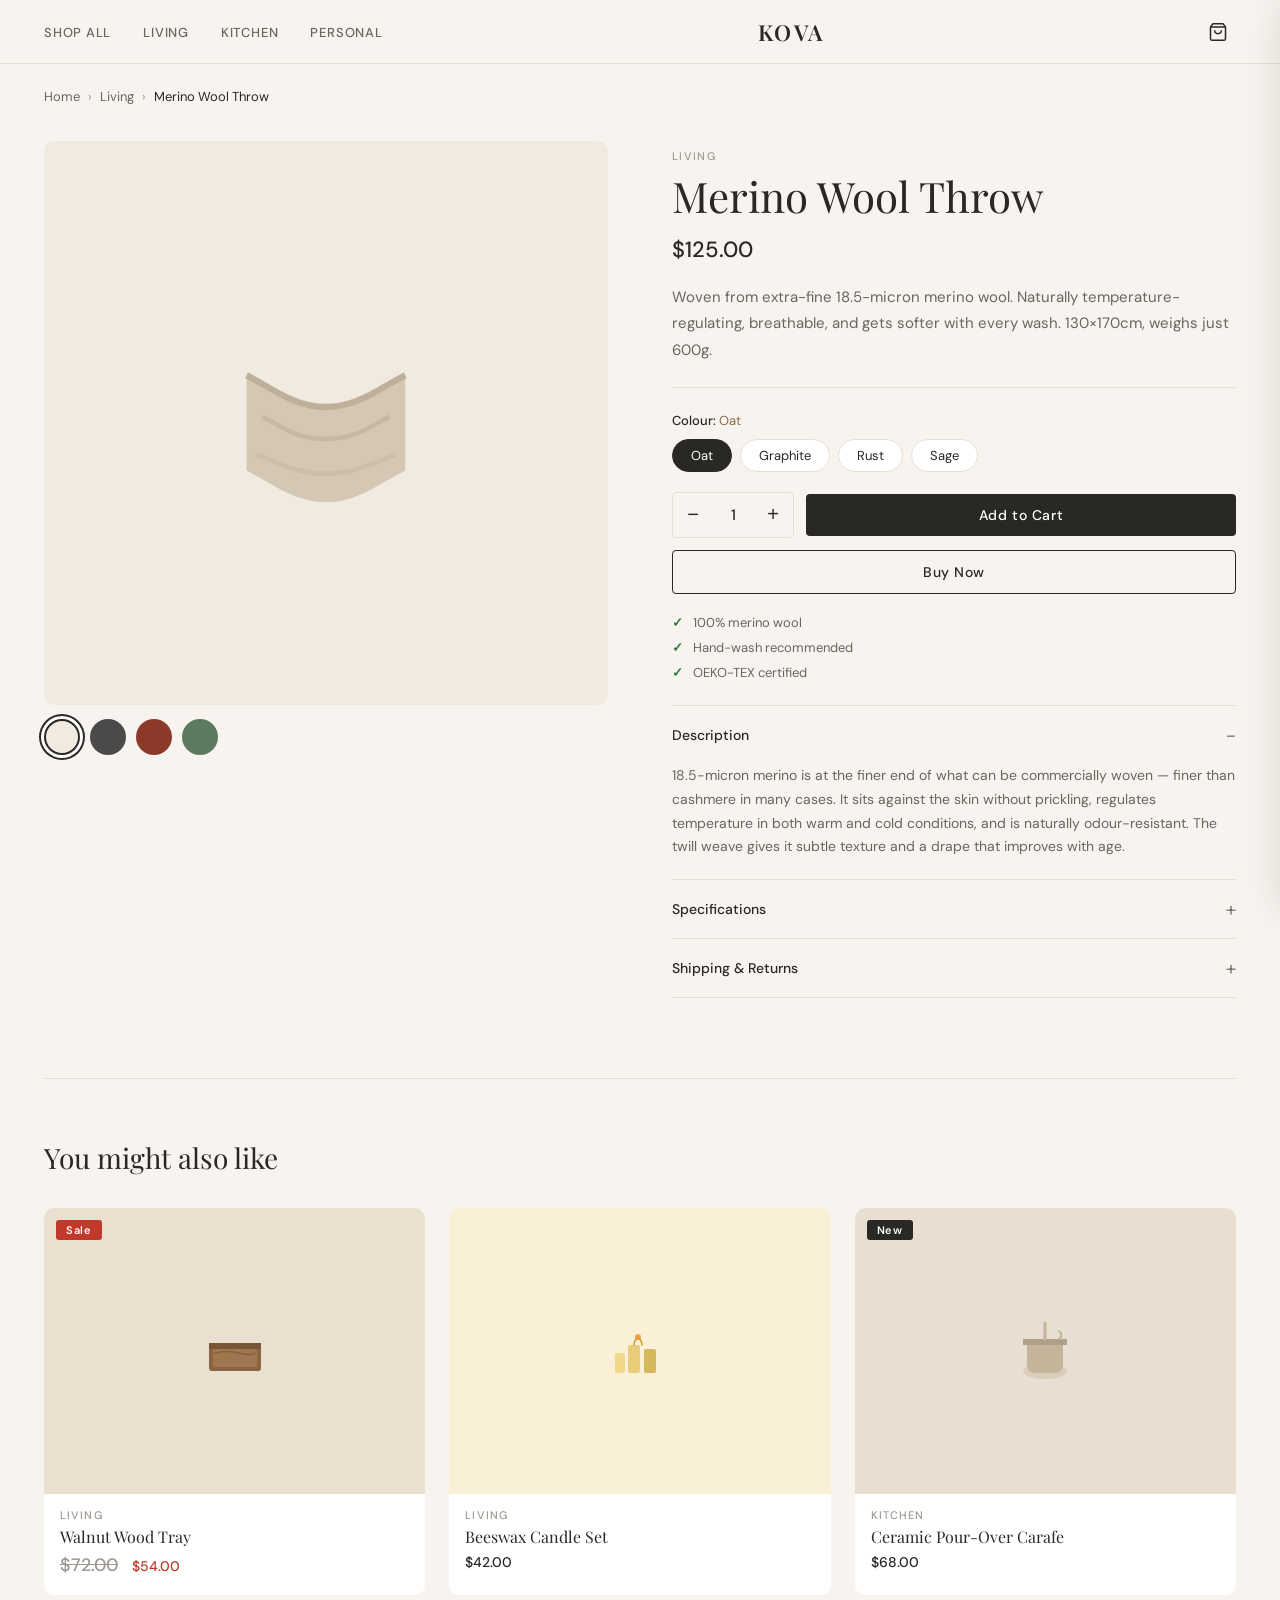
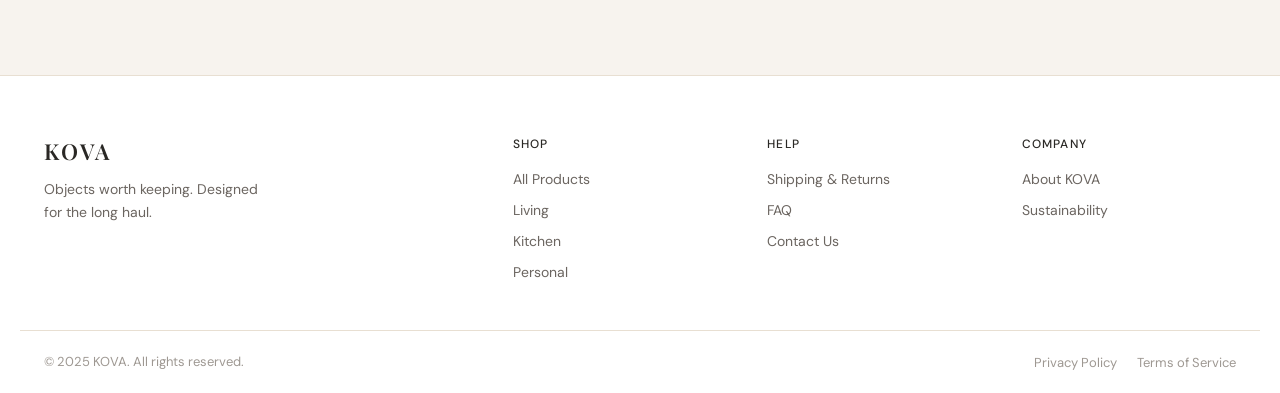
<file: product-p004.html>
<!DOCTYPE html>
<html lang="en">
<head>
  <meta charset="UTF-8" />
  <meta name="viewport" content="width=device-width, initial-scale=1.0" />
  <title>Merino Wool Throw — KOVA</title>
  <meta name="description" content="Woven from extra-fine 18.5-micron merino wool. Naturally temperature-regulating, breathable, and gets softer with every wash. 130×170cm, weighs just 600g." />
  <!-- Google Tag Manager -->
  <script>(function(w,d,s,l,i){w[l]=w[l]||[];w[l].push({'gtm.start':
  new Date().getTime(),event:'gtm.js'});var f=d.getElementsByTagName(s)[0],
  j=d.createElement(s),dl=l!='dataLayer'?'&l='+l:'';j.async=true;j.src=
  'https://www.googletagmanager.com/gtm.js?id='+i+dl;f.parentNode.insertBefore(j,f);
  })(window,document,'script','dataLayer','GTM-KPPK9ZDZ');</script>
  <!-- End Google Tag Manager -->
  <link rel="preconnect" href="https://fonts.googleapis.com" />
  <link rel="preconnect" href="https://fonts.gstatic.com" crossorigin />
  <link href="https://fonts.googleapis.com/css2?family=Playfair+Display:ital,wght@0,400;0,600;1,400&family=DM+Sans:wght@300;400;500&display=swap" rel="stylesheet" />
  <link rel="stylesheet" href="css/style.css" />
  <link rel="stylesheet" href="css/product.css" />
</head>
<body>
  <!-- Google Tag Manager (noscript) -->
  <noscript><iframe src="https://www.googletagmanager.com/ns.html?id=GTM-KPPK9ZDZ"
  height="0" width="0" style="display:none;visibility:hidden"></iframe></noscript>
  <!-- End Google Tag Manager (noscript) -->

  <header class="site-header" id="site-header">
    <div class="header-inner container">
      <button class="nav-toggle" id="nav-toggle" aria-label="Open menu">
        <span></span><span></span><span></span>
      </button>
      <nav class="main-nav" id="main-nav">
        <ul>
          <li><a href="index.html#shop">Shop All</a></li>
          <li><a href="index.html#shop" data-category="living">Living</a></li>
          <li><a href="index.html#shop" data-category="kitchen">Kitchen</a></li>
          <li><a href="index.html#shop" data-category="personal">Personal</a></li>
        </ul>
      </nav>
      <a href="index.html" class="logo">KOVA</a>
      <div class="header-actions">
        <button class="icon-btn cart-btn" id="cart-btn" aria-label="Cart">
          <svg width="20" height="20" fill="none" stroke="currentColor" stroke-width="1.8" viewBox="0 0 24 24"><path d="M6 2L3 6v14a2 2 0 002 2h14a2 2 0 002-2V6l-3-4z"/><line x1="3" y1="6" x2="21" y2="6"/><path d="M16 10a4 4 0 01-8 0"/></svg>
          <span class="cart-count" id="cart-count">0</span>
        </button>
      </div>
    </div>
  </header>

  <main class="product-page">
    <div class="container">

      <!-- Breadcrumb -->
      <nav class="breadcrumb" aria-label="Breadcrumb">
        <a href="index.html">Home</a>
        <span>›</span>
        <a href="index.html#shop">Living</a>
        <span>›</span>
        <span>Merino Wool Throw</span>
      </nav>

      <!-- Product Grid -->
      <div class="product-layout">

        <!-- LEFT: Images -->
        <div class="product-images">
          <div class="product-main-img" style="background:#F0EAE0;" id="main-img">
            <svg width="200" height="200" viewBox="0 0 80 80" fill="none"><path d="M15 25c8 4 15 10 25 10s17-6 25-10v30c-8 4-15 10-25 10S23 59 15 55V25z" fill="#D4C8B4"/><path d="M15 25c8 4 15 10 25 10s17-6 25-10" stroke="#BFB09A" stroke-width="2"/><path d="M20 38c6 3 10 7 20 7s14-4 20-7" stroke="#BFB09A" stroke-width="1.5" opacity=".6"/><path d="M18 50c6 2 12 6 22 6s16-4 22-6" stroke="#BFB09A" stroke-width="1.5" opacity=".4"/></svg>
          </div>
          <div class="product-thumbs" id="product-thumbs">
            <button class="swatch  active" style="background:#F0EAE0" onclick="selectSwatch(this)" aria-label="Colour swatch"></button><button class="swatch" style="background:#4A4A4A" onclick="selectSwatch(this)" aria-label="Colour swatch"></button><button class="swatch" style="background:#8B3A2A" onclick="selectSwatch(this)" aria-label="Colour swatch"></button><button class="swatch" style="background:#5C7A5E" onclick="selectSwatch(this)" aria-label="Colour swatch"></button>
          </div>
        </div>

        <!-- RIGHT: Info -->
        <div class="product-info">
          <div class="product-info-top">
            <span class="product-info-cat">Living</span>
            
          </div>

          <h1 class="product-info-name">Merino Wool Throw</h1>

          <div class="product-info-price"><span class="price-current">$125.00</span></div>

          <p class="product-info-desc">Woven from extra-fine 18.5-micron merino wool. Naturally temperature-regulating, breathable, and gets softer with every wash. 130×170cm, weighs just 600g.</p>

          <div class="option-group">
      <label>Colour: <span id="selected-colour">Oat</span></label>
      <div class="option-chips"><button class="option-chip  selected" onclick="selectChip(this)">Oat</button><button class="option-chip" onclick="selectChip(this)">Graphite</button><button class="option-chip" onclick="selectChip(this)">Rust</button><button class="option-chip" onclick="selectChip(this)">Sage</button></div>
    </div>

          <div class="add-to-cart-row">
            <div class="qty-control">
              <button class="qty-btn" id="qty-minus" aria-label="Decrease">−</button>
              <span id="qty-value">1</span>
              <button class="qty-btn" id="qty-plus" aria-label="Increase">+</button>
            </div>
            <button class="btn btn-primary btn-full" id="add-to-cart-btn">Add to Cart</button>
          </div>

          <a href="checkout.html" class="btn btn-outline btn-full" id="buy-now-btn">Buy Now</a>

          <ul class="product-meta-list">
            <li>100% merino wool</li><li>Hand-wash recommended</li><li>OEKO-TEX certified</li>
          </ul>

          <div class="product-accordion">
            <details open>
              <summary>Description</summary>
              <p>18.5-micron merino is at the finer end of what can be commercially woven — finer than cashmere in many cases. It sits against the skin without prickling, regulates temperature in both warm and cold conditions, and is naturally odour-resistant. The twill weave gives it subtle texture and a drape that improves with age.</p>
            </details>
            <details>
              <summary>Specifications</summary>
              <table class="specs-table">
                <tbody>
                  <tr><th>Material</th><td>100% 18.5-micron merino</td></tr><tr><th>Dimensions</th><td>130 × 170cm</td></tr><tr><th>Weight</th><td>600g</td></tr><tr><th>Certification</th><td>OEKO-TEX Standard 100</td></tr><tr><th>Care</th><td>Hand wash cold, dry flat</td></tr>
                </tbody>
              </table>
            </details>
            <details>
              <summary>Shipping & Returns</summary>
              <p>Standard shipping (5–7 business days) is free on orders over $75. Express (2–3 days) is $12. Returns accepted within 30 days of delivery — no questions asked.</p>
            </details>
          </div>
        </div>
      </div>

      <!-- Related Products -->
      <section class="related-section">
        <h2 class="related-title">You might also like</h2>
        <div class="related-grid">
          <a href="product-p003.html" class="related-card">
        <span class="product-badge badge-sale">Sale</span>
        <div class="related-card-img" style="background:#EAE0D0;"><svg width="80" height="80" viewBox="0 0 80 80" fill="none"><rect x="14" y="32" width="52" height="28" rx="3" fill="#8B6443"/><rect x="18" y="36" width="44" height="20" rx="2" fill="#A0764E"/><path d="M14 32h52v6H14z" fill="#7A5535" rx="1"/><path d="M20 42c8-2 16-2 24 0s16 2 16 0" stroke="#6B4A2E" stroke-width="1.5" stroke-linecap="round" opacity=".5"/></svg></div>
        <div class="related-card-body">
          <div class="related-card-cat">living</div>
          <div class="related-card-name">Walnut Wood Tray</div>
          <div class="related-card-price"><span class="price-original">$72.00</span> <span class="price-sale">$54.00</span></div>
        </div>
      </a><a href="product-p005.html" class="related-card">
        
        <div class="related-card-img" style="background:#FAF0D8;"><svg width="80" height="80" viewBox="0 0 80 80" fill="none"><rect x="28" y="34" width="12" height="28" rx="2" fill="#E8CC7A"/><rect x="44" y="38" width="12" height="24" rx="2" fill="#D4B85A"/><rect x="15" y="42" width="10" height="20" rx="2" fill="#F0D888"/><path d="M34 34c0-4 4-8 4-8s4 4 4 8" stroke="#C8A030" stroke-width="1.5" stroke-linecap="round"/><circle cx="38" cy="26" r="3" fill="#FF9020" opacity=".8"/></svg></div>
        <div class="related-card-body">
          <div class="related-card-cat">living</div>
          <div class="related-card-name">Beeswax Candle Set</div>
          <div class="related-card-price"><span class="price-current">$42.00</span></div>
        </div>
      </a><a href="product-p001.html" class="related-card">
        <span class="product-badge badge-new">New</span>
        <div class="related-card-img" style="background:#E8DFD2;"><svg width="80" height="80" viewBox="0 0 80 80" fill="none"><ellipse cx="40" cy="60" rx="22" ry="8" fill="#C4B49A" opacity=".4"/><path d="M22 28h36v26a8 8 0 01-8 8H30a8 8 0 01-8-8V28z" fill="#C4B49A"/><path d="M18 28h44v6H18z" rx="2" fill="#B0A08A"/><path d="M40 12v16" stroke="#C4B49A" stroke-width="3" stroke-linecap="round"/><path d="M54 20c3 2 3 6 0 8" stroke="#C4B49A" stroke-width="2" stroke-linecap="round"/></svg></div>
        <div class="related-card-body">
          <div class="related-card-cat">kitchen</div>
          <div class="related-card-name">Ceramic Pour-Over Carafe</div>
          <div class="related-card-price"><span class="price-current">$68.00</span></div>
        </div>
      </a>
        </div>
      </section>

    </div>
  </main>

  <!-- CART DRAWER -->
  <div class="cart-overlay" id="cart-overlay"></div>
  <aside class="cart-drawer" id="cart-drawer" aria-label="Shopping cart">
    <div class="cart-header">
      <h2>Your Cart</h2>
      <button class="icon-btn" id="cart-close" aria-label="Close cart">
        <svg width="22" height="22" fill="none" stroke="currentColor" stroke-width="1.8" viewBox="0 0 24 24"><path d="M18 6L6 18M6 6l12 12"/></svg>
      </button>
    </div>
    <div class="cart-items" id="cart-items"></div>
    <div class="cart-empty hidden" id="cart-empty">
      <svg width="56" height="56" fill="none" stroke="currentColor" stroke-width="1.2" viewBox="0 0 24 24"><path d="M6 2L3 6v14a2 2 0 002 2h14a2 2 0 002-2V6l-3-4z"/><line x1="3" y1="6" x2="21" y2="6"/><path d="M16 10a4 4 0 01-8 0"/></svg>
      <p>Your cart is empty</p>
      <button class="btn btn-outline" id="continue-shopping">Continue Shopping</button>
    </div>
    <div class="cart-footer" id="cart-footer">
      <div class="cart-subtotal"><span>Subtotal</span><span id="cart-subtotal">$0.00</span></div>
      <div class="cart-shipping-note">Shipping and taxes calculated at checkout</div>
      <a href="checkout.html" class="btn btn-primary btn-full" id="checkout-link">Proceed to Checkout</a>
      <div class="cart-badges"><span>Secure Checkout</span><span>·</span><span>Free returns</span></div>
    </div>
  </aside>

  <div class="toast" id="toast" role="alert" aria-live="polite"></div>

  <footer class="site-footer">
    <div class="container footer-grid">
      <div class="footer-brand">
        <a href="index.html" class="logo">KOVA</a>
        <p>Objects worth keeping. Designed for the long haul.</p>
      </div>
      <div class="footer-col"><h4>Shop</h4><ul><li><a href="index.html#shop">All Products</a></li><li><a href="index.html#shop">Living</a></li><li><a href="index.html#shop">Kitchen</a></li><li><a href="index.html#shop">Personal</a></li></ul></div>
      <div class="footer-col"><h4>Help</h4><ul><li><a href="#">Shipping &amp; Returns</a></li><li><a href="#">FAQ</a></li><li><a href="#">Contact Us</a></li></ul></div>
      <div class="footer-col"><h4>Company</h4><ul><li><a href="#">About KOVA</a></li><li><a href="#">Sustainability</a></li></ul></div>
    </div>
    <div class="footer-bottom container">
      <p>&copy; 2025 KOVA. All rights reserved.</p>
      <div class="footer-legal"><a href="#">Privacy Policy</a><a href="#">Terms of Service</a></div>
    </div>
  </footer>

  <script src="js/products.js"></script>
  <script>
    // ============================================================
    // Product Page JS — view_item fires on page load
    // ============================================================
    window.dataLayer = window.dataLayer || [];
    function pushEvent(e, p) { window.dataLayer.push({ event: e, ...p }); }

    const PRODUCT = PRODUCTS.find(p => p.id === 'p004');
    let qty = 1;
    let selectedVariant = 'Oat';

    // ---- GA4: view_item — fires on page load ----
    pushEvent('view_item', {
      ecommerce: {
        currency: 'USD',
        value: 125,
        items: [{
          item_id: 'p004',
          item_name: 'Merino Wool Throw',
          item_category: 'living',
          price: 125,
          quantity: 1
        }]
      }
    });

    // ---- Qty ----
    document.getElementById('qty-minus').addEventListener('click', () => {
      if (qty > 1) { qty--; document.getElementById('qty-value').textContent = qty; }
    });
    document.getElementById('qty-plus').addEventListener('click', () => {
      qty++;
      document.getElementById('qty-value').textContent = qty;
    });

    // ---- Colour chip selection ----
    function selectChip(el) {
      document.querySelectorAll('.option-chip').forEach(c => c.classList.remove('selected'));
      el.classList.add('selected');
      selectedVariant = el.textContent;
      const lbl = document.getElementById('selected-colour');
      if (lbl) lbl.textContent = selectedVariant;
    }

    // ---- Swatch selection ----
    function selectSwatch(el) {
      document.querySelectorAll('.swatch').forEach(s => s.classList.remove('active'));
      el.classList.add('active');
    }

    // ---- Cart logic ----
    let cart = JSON.parse(localStorage.getItem('kova_cart') || '[]');

    function saveCart() { localStorage.setItem('kova_cart', JSON.stringify(cart)); }

    function cartTotal() { return cart.reduce((s, i) => s + i.price * i.qty, 0); }

    function cartCount() { return cart.reduce((s, i) => s + i.qty, 0); }

    function addToCart(product, quantity, variant) {
      const existing = cart.find(i => i.id === product.id && i.variant === variant);
      if (existing) { existing.qty += quantity; } else {
        cart.push({ id: product.id, name: product.name, price: product.price,
          qty: quantity, variant, bgColor: product.bgColor, svgIcon: product.svgIcon });
      }
      saveCart();
      renderCart();
      openCart();
      showToast(product.name + ' added to cart');

      pushEvent('add_to_cart', {
        ecommerce: {
          currency: 'USD',
          value: product.price * quantity,
          items: [{ item_id: product.id, item_name: product.name,
            item_category: product.category, price: product.price,
            quantity, item_variant: variant || undefined }]
        }
      });
    }

    function removeFromCart(id, variant) {
      const item = cart.find(i => i.id === id && i.variant === variant);
      if (!item) return;
      pushEvent('remove_from_cart', { ecommerce: { currency: 'USD', value: item.price * item.qty,
        items: [{ item_id: id, item_name: item.name, price: item.price, quantity: item.qty }] } });
      cart = cart.filter(i => !(i.id === id && i.variant === variant));
      saveCart(); renderCart();
    }

    function updateItemQty(id, variant, delta) {
      const item = cart.find(i => i.id === id && i.variant === variant);
      if (!item) return;
      item.qty = Math.max(1, item.qty + delta);
      saveCart(); renderCart();
    }

    function renderCart() {
      const count = cartCount();
      const total = cartTotal();
      const countEl = document.getElementById('cart-count');
      countEl.textContent = count;
      countEl.classList.toggle('visible', count > 0);

      const isEmpty = cart.length === 0;
      document.getElementById('cart-items').classList.toggle('hidden', isEmpty);
      document.getElementById('cart-empty').classList.toggle('hidden', !isEmpty);
      document.getElementById('cart-footer').classList.toggle('hidden', isEmpty);

      const subtotalEl = document.getElementById('cart-subtotal');
      if (subtotalEl) subtotalEl.textContent = '$' + total.toFixed(2);

      document.getElementById('cart-items').innerHTML = cart.map(item => `
        <div class="cart-item">
          <div class="cart-item-img">
            <div style="width:70px;height:70px;background:${item.bgColor};border-radius:4px;display:flex;align-items:center;justify-content:center;">
              ${item.svgIcon}
            </div>
          </div>
          <div>
            <div class="cart-item-name">${item.name}</div>
            ${item.variant ? `<div class="cart-item-variant">${item.variant}</div>` : ''}
            <div class="cart-item-qty">
              <button onclick="updateItemQty('${item.id}','${item.variant||''}', -1)">−</button>
              <span>${item.qty}</span>
              <button onclick="updateItemQty('${item.id}','${item.variant||''}', 1)">+</button>
            </div>
            <button class="cart-item-remove" onclick="removeFromCart('${item.id}','${item.variant||''}')">Remove</button>
          </div>
          <div class="cart-item-price">$${(item.price * item.qty).toFixed(2)}</div>
        </div>
      `).join('');
    }

    function openCart() {
      document.getElementById('cart-drawer').classList.add('open');
      document.getElementById('cart-overlay').classList.add('open');
      document.body.style.overflow = 'hidden';
      pushEvent('view_cart', { ecommerce: { currency: 'USD', value: cartTotal(),
        items: cart.map(i => ({ item_id: i.id, item_name: i.name, price: i.price, quantity: i.qty })) } });
    }

    function closeCart() {
      document.getElementById('cart-drawer').classList.remove('open');
      document.getElementById('cart-overlay').classList.remove('open');
      document.body.style.overflow = '';
    }

    let toastTimeout;
    function showToast(msg) {
      const t = document.getElementById('toast');
      t.textContent = msg; t.classList.add('show');
      clearTimeout(toastTimeout);
      toastTimeout = setTimeout(() => t.classList.remove('show'), 3000);
    }

    // ---- Wire up buttons ----
    document.getElementById('cart-btn').addEventListener('click', openCart);
    document.getElementById('cart-close').addEventListener('click', closeCart);
    document.getElementById('cart-overlay').addEventListener('click', closeCart);
    document.getElementById('continue-shopping')?.addEventListener('click', closeCart);

    document.getElementById('add-to-cart-btn').addEventListener('click', () => {
      addToCart(PRODUCT, qty, selectedVariant);
    });

    document.getElementById('buy-now-btn').addEventListener('click', () => {
      addToCart(PRODUCT, qty, selectedVariant);
      // navigate handled by <a href>
    });

    document.addEventListener('keydown', e => {
      if (e.key === 'Escape') closeCart();
    });

    // ---- Mobile nav ----
    document.getElementById('nav-toggle')?.addEventListener('click', () => {
      document.getElementById('nav-toggle').classList.toggle('open');
      document.getElementById('main-nav').classList.toggle('open');
    });

    // ---- Header scroll ----
    window.addEventListener('scroll', () => {
      document.getElementById('site-header').classList.toggle('scrolled', window.scrollY > 40);
    }, { passive: true });

    renderCart();
  </script>
</body>
</html>
</file>
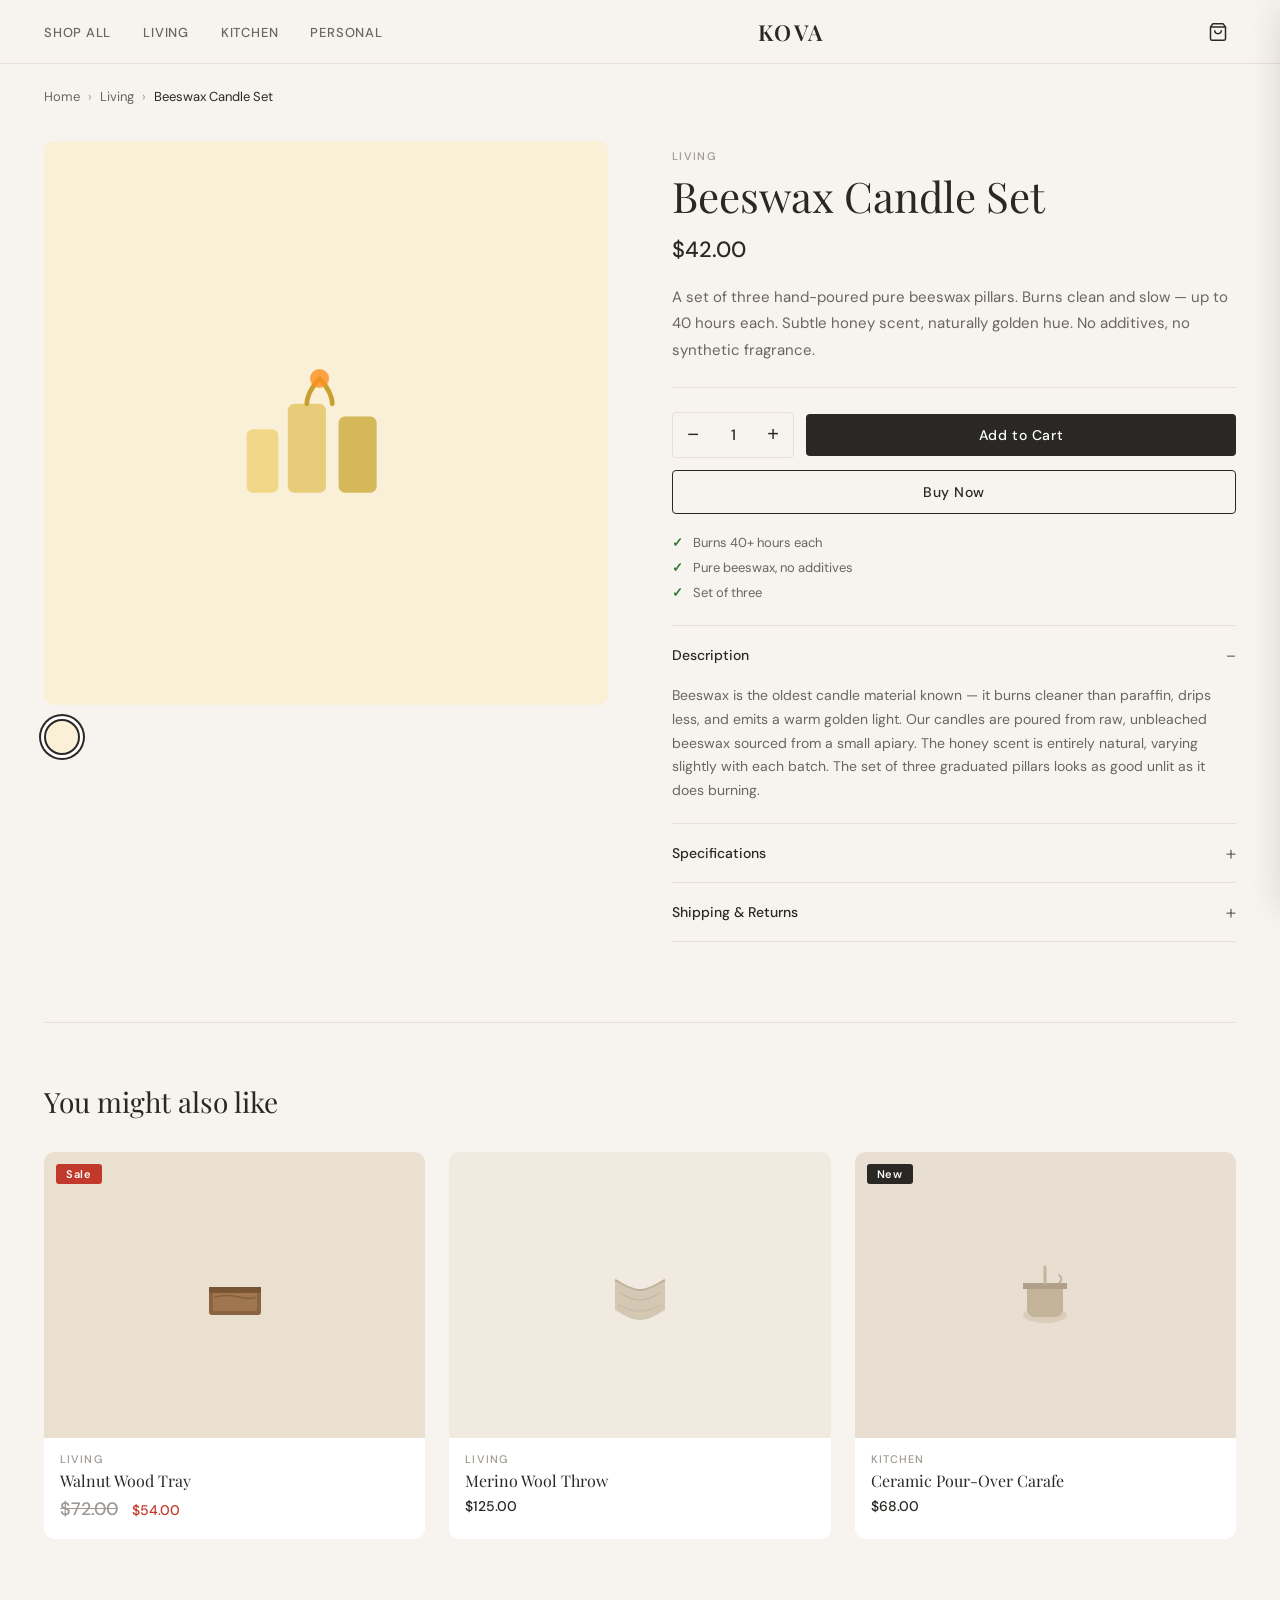
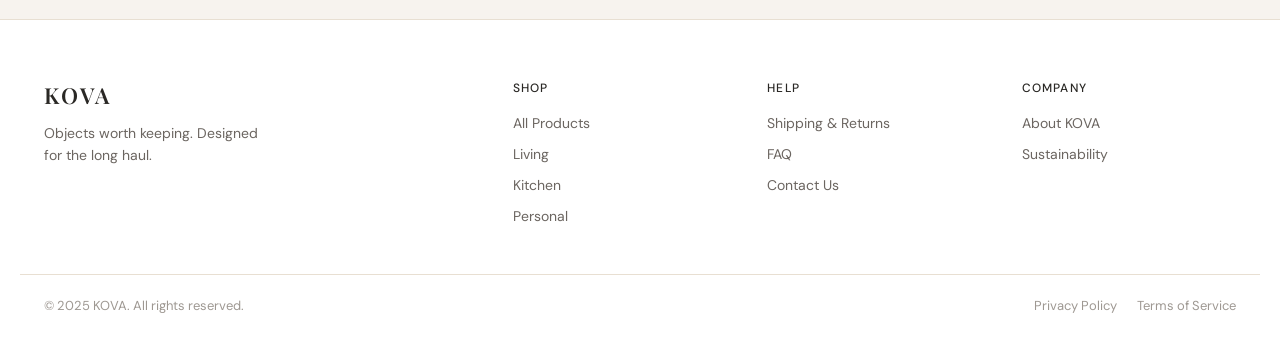
<file: product-p005.html>
<!DOCTYPE html>
<html lang="en">
<head>
  <meta charset="UTF-8" />
  <meta name="viewport" content="width=device-width, initial-scale=1.0" />
  <title>Beeswax Candle Set — KOVA</title>
  <meta name="description" content="A set of three hand-poured pure beeswax pillars. Burns clean and slow — up to 40 hours each. Subtle honey scent, naturally golden hue. No additives, no synthetic fragrance." />
  <!-- Google Tag Manager -->
  <script>(function(w,d,s,l,i){w[l]=w[l]||[];w[l].push({'gtm.start':
  new Date().getTime(),event:'gtm.js'});var f=d.getElementsByTagName(s)[0],
  j=d.createElement(s),dl=l!='dataLayer'?'&l='+l:'';j.async=true;j.src=
  'https://www.googletagmanager.com/gtm.js?id='+i+dl;f.parentNode.insertBefore(j,f);
  })(window,document,'script','dataLayer','GTM-KPPK9ZDZ');</script>
  <!-- End Google Tag Manager -->
  <link rel="preconnect" href="https://fonts.googleapis.com" />
  <link rel="preconnect" href="https://fonts.gstatic.com" crossorigin />
  <link href="https://fonts.googleapis.com/css2?family=Playfair+Display:ital,wght@0,400;0,600;1,400&family=DM+Sans:wght@300;400;500&display=swap" rel="stylesheet" />
  <link rel="stylesheet" href="css/style.css" />
  <link rel="stylesheet" href="css/product.css" />
</head>
<body>
  <!-- Google Tag Manager (noscript) -->
  <noscript><iframe src="https://www.googletagmanager.com/ns.html?id=GTM-KPPK9ZDZ"
  height="0" width="0" style="display:none;visibility:hidden"></iframe></noscript>
  <!-- End Google Tag Manager (noscript) -->

  <header class="site-header" id="site-header">
    <div class="header-inner container">
      <button class="nav-toggle" id="nav-toggle" aria-label="Open menu">
        <span></span><span></span><span></span>
      </button>
      <nav class="main-nav" id="main-nav">
        <ul>
          <li><a href="index.html#shop">Shop All</a></li>
          <li><a href="index.html#shop" data-category="living">Living</a></li>
          <li><a href="index.html#shop" data-category="kitchen">Kitchen</a></li>
          <li><a href="index.html#shop" data-category="personal">Personal</a></li>
        </ul>
      </nav>
      <a href="index.html" class="logo">KOVA</a>
      <div class="header-actions">
        <button class="icon-btn cart-btn" id="cart-btn" aria-label="Cart">
          <svg width="20" height="20" fill="none" stroke="currentColor" stroke-width="1.8" viewBox="0 0 24 24"><path d="M6 2L3 6v14a2 2 0 002 2h14a2 2 0 002-2V6l-3-4z"/><line x1="3" y1="6" x2="21" y2="6"/><path d="M16 10a4 4 0 01-8 0"/></svg>
          <span class="cart-count" id="cart-count">0</span>
        </button>
      </div>
    </div>
  </header>

  <main class="product-page">
    <div class="container">

      <!-- Breadcrumb -->
      <nav class="breadcrumb" aria-label="Breadcrumb">
        <a href="index.html">Home</a>
        <span>›</span>
        <a href="index.html#shop">Living</a>
        <span>›</span>
        <span>Beeswax Candle Set</span>
      </nav>

      <!-- Product Grid -->
      <div class="product-layout">

        <!-- LEFT: Images -->
        <div class="product-images">
          <div class="product-main-img" style="background:#FAF0D8;" id="main-img">
            <svg width="200" height="200" viewBox="0 0 80 80" fill="none"><rect x="28" y="34" width="12" height="28" rx="2" fill="#E8CC7A"/><rect x="44" y="38" width="12" height="24" rx="2" fill="#D4B85A"/><rect x="15" y="42" width="10" height="20" rx="2" fill="#F0D888"/><path d="M34 34c0-4 4-8 4-8s4 4 4 8" stroke="#C8A030" stroke-width="1.5" stroke-linecap="round"/><circle cx="38" cy="26" r="3" fill="#FF9020" opacity=".8"/></svg>
          </div>
          <div class="product-thumbs" id="product-thumbs">
            <button class="swatch  active" style="background:#FAF0D8" onclick="selectSwatch(this)" aria-label="Colour swatch"></button>
          </div>
        </div>

        <!-- RIGHT: Info -->
        <div class="product-info">
          <div class="product-info-top">
            <span class="product-info-cat">Living</span>
            
          </div>

          <h1 class="product-info-name">Beeswax Candle Set</h1>

          <div class="product-info-price"><span class="price-current">$42.00</span></div>

          <p class="product-info-desc">A set of three hand-poured pure beeswax pillars. Burns clean and slow — up to 40 hours each. Subtle honey scent, naturally golden hue. No additives, no synthetic fragrance.</p>

          

          <div class="add-to-cart-row">
            <div class="qty-control">
              <button class="qty-btn" id="qty-minus" aria-label="Decrease">−</button>
              <span id="qty-value">1</span>
              <button class="qty-btn" id="qty-plus" aria-label="Increase">+</button>
            </div>
            <button class="btn btn-primary btn-full" id="add-to-cart-btn">Add to Cart</button>
          </div>

          <a href="checkout.html" class="btn btn-outline btn-full" id="buy-now-btn">Buy Now</a>

          <ul class="product-meta-list">
            <li>Burns 40+ hours each</li><li>Pure beeswax, no additives</li><li>Set of three</li>
          </ul>

          <div class="product-accordion">
            <details open>
              <summary>Description</summary>
              <p>Beeswax is the oldest candle material known — it burns cleaner than paraffin, drips less, and emits a warm golden light. Our candles are poured from raw, unbleached beeswax sourced from a small apiary. The honey scent is entirely natural, varying slightly with each batch. The set of three graduated pillars looks as good unlit as it does burning.</p>
            </details>
            <details>
              <summary>Specifications</summary>
              <table class="specs-table">
                <tbody>
                  <tr><th>Contents</th><td>3 pillar candles</td></tr><tr><th>Material</th><td>100% pure beeswax</td></tr><tr><th>Burn time</th><td>40+ hours each</td></tr><tr><th>Dimensions</th><td>H 8cm, 10cm, 12cm</td></tr><tr><th>Wick</th><td>Unbleached cotton</td></tr>
                </tbody>
              </table>
            </details>
            <details>
              <summary>Shipping & Returns</summary>
              <p>Standard shipping (5–7 business days) is free on orders over $75. Express (2–3 days) is $12. Returns accepted within 30 days of delivery — no questions asked.</p>
            </details>
          </div>
        </div>
      </div>

      <!-- Related Products -->
      <section class="related-section">
        <h2 class="related-title">You might also like</h2>
        <div class="related-grid">
          <a href="product-p003.html" class="related-card">
        <span class="product-badge badge-sale">Sale</span>
        <div class="related-card-img" style="background:#EAE0D0;"><svg width="80" height="80" viewBox="0 0 80 80" fill="none"><rect x="14" y="32" width="52" height="28" rx="3" fill="#8B6443"/><rect x="18" y="36" width="44" height="20" rx="2" fill="#A0764E"/><path d="M14 32h52v6H14z" fill="#7A5535" rx="1"/><path d="M20 42c8-2 16-2 24 0s16 2 16 0" stroke="#6B4A2E" stroke-width="1.5" stroke-linecap="round" opacity=".5"/></svg></div>
        <div class="related-card-body">
          <div class="related-card-cat">living</div>
          <div class="related-card-name">Walnut Wood Tray</div>
          <div class="related-card-price"><span class="price-original">$72.00</span> <span class="price-sale">$54.00</span></div>
        </div>
      </a><a href="product-p004.html" class="related-card">
        
        <div class="related-card-img" style="background:#F0EAE0;"><svg width="80" height="80" viewBox="0 0 80 80" fill="none"><path d="M15 25c8 4 15 10 25 10s17-6 25-10v30c-8 4-15 10-25 10S23 59 15 55V25z" fill="#D4C8B4"/><path d="M15 25c8 4 15 10 25 10s17-6 25-10" stroke="#BFB09A" stroke-width="2"/><path d="M20 38c6 3 10 7 20 7s14-4 20-7" stroke="#BFB09A" stroke-width="1.5" opacity=".6"/><path d="M18 50c6 2 12 6 22 6s16-4 22-6" stroke="#BFB09A" stroke-width="1.5" opacity=".4"/></svg></div>
        <div class="related-card-body">
          <div class="related-card-cat">living</div>
          <div class="related-card-name">Merino Wool Throw</div>
          <div class="related-card-price"><span class="price-current">$125.00</span></div>
        </div>
      </a><a href="product-p001.html" class="related-card">
        <span class="product-badge badge-new">New</span>
        <div class="related-card-img" style="background:#E8DFD2;"><svg width="80" height="80" viewBox="0 0 80 80" fill="none"><ellipse cx="40" cy="60" rx="22" ry="8" fill="#C4B49A" opacity=".4"/><path d="M22 28h36v26a8 8 0 01-8 8H30a8 8 0 01-8-8V28z" fill="#C4B49A"/><path d="M18 28h44v6H18z" rx="2" fill="#B0A08A"/><path d="M40 12v16" stroke="#C4B49A" stroke-width="3" stroke-linecap="round"/><path d="M54 20c3 2 3 6 0 8" stroke="#C4B49A" stroke-width="2" stroke-linecap="round"/></svg></div>
        <div class="related-card-body">
          <div class="related-card-cat">kitchen</div>
          <div class="related-card-name">Ceramic Pour-Over Carafe</div>
          <div class="related-card-price"><span class="price-current">$68.00</span></div>
        </div>
      </a>
        </div>
      </section>

    </div>
  </main>

  <!-- CART DRAWER -->
  <div class="cart-overlay" id="cart-overlay"></div>
  <aside class="cart-drawer" id="cart-drawer" aria-label="Shopping cart">
    <div class="cart-header">
      <h2>Your Cart</h2>
      <button class="icon-btn" id="cart-close" aria-label="Close cart">
        <svg width="22" height="22" fill="none" stroke="currentColor" stroke-width="1.8" viewBox="0 0 24 24"><path d="M18 6L6 18M6 6l12 12"/></svg>
      </button>
    </div>
    <div class="cart-items" id="cart-items"></div>
    <div class="cart-empty hidden" id="cart-empty">
      <svg width="56" height="56" fill="none" stroke="currentColor" stroke-width="1.2" viewBox="0 0 24 24"><path d="M6 2L3 6v14a2 2 0 002 2h14a2 2 0 002-2V6l-3-4z"/><line x1="3" y1="6" x2="21" y2="6"/><path d="M16 10a4 4 0 01-8 0"/></svg>
      <p>Your cart is empty</p>
      <button class="btn btn-outline" id="continue-shopping">Continue Shopping</button>
    </div>
    <div class="cart-footer" id="cart-footer">
      <div class="cart-subtotal"><span>Subtotal</span><span id="cart-subtotal">$0.00</span></div>
      <div class="cart-shipping-note">Shipping and taxes calculated at checkout</div>
      <a href="checkout.html" class="btn btn-primary btn-full" id="checkout-link">Proceed to Checkout</a>
      <div class="cart-badges"><span>Secure Checkout</span><span>·</span><span>Free returns</span></div>
    </div>
  </aside>

  <div class="toast" id="toast" role="alert" aria-live="polite"></div>

  <footer class="site-footer">
    <div class="container footer-grid">
      <div class="footer-brand">
        <a href="index.html" class="logo">KOVA</a>
        <p>Objects worth keeping. Designed for the long haul.</p>
      </div>
      <div class="footer-col"><h4>Shop</h4><ul><li><a href="index.html#shop">All Products</a></li><li><a href="index.html#shop">Living</a></li><li><a href="index.html#shop">Kitchen</a></li><li><a href="index.html#shop">Personal</a></li></ul></div>
      <div class="footer-col"><h4>Help</h4><ul><li><a href="#">Shipping &amp; Returns</a></li><li><a href="#">FAQ</a></li><li><a href="#">Contact Us</a></li></ul></div>
      <div class="footer-col"><h4>Company</h4><ul><li><a href="#">About KOVA</a></li><li><a href="#">Sustainability</a></li></ul></div>
    </div>
    <div class="footer-bottom container">
      <p>&copy; 2025 KOVA. All rights reserved.</p>
      <div class="footer-legal"><a href="#">Privacy Policy</a><a href="#">Terms of Service</a></div>
    </div>
  </footer>

  <script src="js/products.js"></script>
  <script>
    // ============================================================
    // Product Page JS — view_item fires on page load
    // ============================================================
    window.dataLayer = window.dataLayer || [];
    function pushEvent(e, p) { window.dataLayer.push({ event: e, ...p }); }

    const PRODUCT = PRODUCTS.find(p => p.id === 'p005');
    let qty = 1;
    let selectedVariant = null;

    // ---- GA4: view_item — fires on page load ----
    pushEvent('view_item', {
      ecommerce: {
        currency: 'USD',
        value: 42,
        items: [{
          item_id: 'p005',
          item_name: 'Beeswax Candle Set',
          item_category: 'living',
          price: 42,
          quantity: 1
        }]
      }
    });

    // ---- Qty ----
    document.getElementById('qty-minus').addEventListener('click', () => {
      if (qty > 1) { qty--; document.getElementById('qty-value').textContent = qty; }
    });
    document.getElementById('qty-plus').addEventListener('click', () => {
      qty++;
      document.getElementById('qty-value').textContent = qty;
    });

    // ---- Colour chip selection ----
    function selectChip(el) {
      document.querySelectorAll('.option-chip').forEach(c => c.classList.remove('selected'));
      el.classList.add('selected');
      selectedVariant = el.textContent;
      const lbl = document.getElementById('selected-colour');
      if (lbl) lbl.textContent = selectedVariant;
    }

    // ---- Swatch selection ----
    function selectSwatch(el) {
      document.querySelectorAll('.swatch').forEach(s => s.classList.remove('active'));
      el.classList.add('active');
    }

    // ---- Cart logic ----
    let cart = JSON.parse(localStorage.getItem('kova_cart') || '[]');

    function saveCart() { localStorage.setItem('kova_cart', JSON.stringify(cart)); }

    function cartTotal() { return cart.reduce((s, i) => s + i.price * i.qty, 0); }

    function cartCount() { return cart.reduce((s, i) => s + i.qty, 0); }

    function addToCart(product, quantity, variant) {
      const existing = cart.find(i => i.id === product.id && i.variant === variant);
      if (existing) { existing.qty += quantity; } else {
        cart.push({ id: product.id, name: product.name, price: product.price,
          qty: quantity, variant, bgColor: product.bgColor, svgIcon: product.svgIcon });
      }
      saveCart();
      renderCart();
      openCart();
      showToast(product.name + ' added to cart');

      pushEvent('add_to_cart', {
        ecommerce: {
          currency: 'USD',
          value: product.price * quantity,
          items: [{ item_id: product.id, item_name: product.name,
            item_category: product.category, price: product.price,
            quantity, item_variant: variant || undefined }]
        }
      });
    }

    function removeFromCart(id, variant) {
      const item = cart.find(i => i.id === id && i.variant === variant);
      if (!item) return;
      pushEvent('remove_from_cart', { ecommerce: { currency: 'USD', value: item.price * item.qty,
        items: [{ item_id: id, item_name: item.name, price: item.price, quantity: item.qty }] } });
      cart = cart.filter(i => !(i.id === id && i.variant === variant));
      saveCart(); renderCart();
    }

    function updateItemQty(id, variant, delta) {
      const item = cart.find(i => i.id === id && i.variant === variant);
      if (!item) return;
      item.qty = Math.max(1, item.qty + delta);
      saveCart(); renderCart();
    }

    function renderCart() {
      const count = cartCount();
      const total = cartTotal();
      const countEl = document.getElementById('cart-count');
      countEl.textContent = count;
      countEl.classList.toggle('visible', count > 0);

      const isEmpty = cart.length === 0;
      document.getElementById('cart-items').classList.toggle('hidden', isEmpty);
      document.getElementById('cart-empty').classList.toggle('hidden', !isEmpty);
      document.getElementById('cart-footer').classList.toggle('hidden', isEmpty);

      const subtotalEl = document.getElementById('cart-subtotal');
      if (subtotalEl) subtotalEl.textContent = '$' + total.toFixed(2);

      document.getElementById('cart-items').innerHTML = cart.map(item => `
        <div class="cart-item">
          <div class="cart-item-img">
            <div style="width:70px;height:70px;background:${item.bgColor};border-radius:4px;display:flex;align-items:center;justify-content:center;">
              ${item.svgIcon}
            </div>
          </div>
          <div>
            <div class="cart-item-name">${item.name}</div>
            ${item.variant ? `<div class="cart-item-variant">${item.variant}</div>` : ''}
            <div class="cart-item-qty">
              <button onclick="updateItemQty('${item.id}','${item.variant||''}', -1)">−</button>
              <span>${item.qty}</span>
              <button onclick="updateItemQty('${item.id}','${item.variant||''}', 1)">+</button>
            </div>
            <button class="cart-item-remove" onclick="removeFromCart('${item.id}','${item.variant||''}')">Remove</button>
          </div>
          <div class="cart-item-price">$${(item.price * item.qty).toFixed(2)}</div>
        </div>
      `).join('');
    }

    function openCart() {
      document.getElementById('cart-drawer').classList.add('open');
      document.getElementById('cart-overlay').classList.add('open');
      document.body.style.overflow = 'hidden';
      pushEvent('view_cart', { ecommerce: { currency: 'USD', value: cartTotal(),
        items: cart.map(i => ({ item_id: i.id, item_name: i.name, price: i.price, quantity: i.qty })) } });
    }

    function closeCart() {
      document.getElementById('cart-drawer').classList.remove('open');
      document.getElementById('cart-overlay').classList.remove('open');
      document.body.style.overflow = '';
    }

    let toastTimeout;
    function showToast(msg) {
      const t = document.getElementById('toast');
      t.textContent = msg; t.classList.add('show');
      clearTimeout(toastTimeout);
      toastTimeout = setTimeout(() => t.classList.remove('show'), 3000);
    }

    // ---- Wire up buttons ----
    document.getElementById('cart-btn').addEventListener('click', openCart);
    document.getElementById('cart-close').addEventListener('click', closeCart);
    document.getElementById('cart-overlay').addEventListener('click', closeCart);
    document.getElementById('continue-shopping')?.addEventListener('click', closeCart);

    document.getElementById('add-to-cart-btn').addEventListener('click', () => {
      addToCart(PRODUCT, qty, selectedVariant);
    });

    document.getElementById('buy-now-btn').addEventListener('click', () => {
      addToCart(PRODUCT, qty, selectedVariant);
      // navigate handled by <a href>
    });

    document.addEventListener('keydown', e => {
      if (e.key === 'Escape') closeCart();
    });

    // ---- Mobile nav ----
    document.getElementById('nav-toggle')?.addEventListener('click', () => {
      document.getElementById('nav-toggle').classList.toggle('open');
      document.getElementById('main-nav').classList.toggle('open');
    });

    // ---- Header scroll ----
    window.addEventListener('scroll', () => {
      document.getElementById('site-header').classList.toggle('scrolled', window.scrollY > 40);
    }, { passive: true });

    renderCart();
  </script>
</body>
</html>
</file>
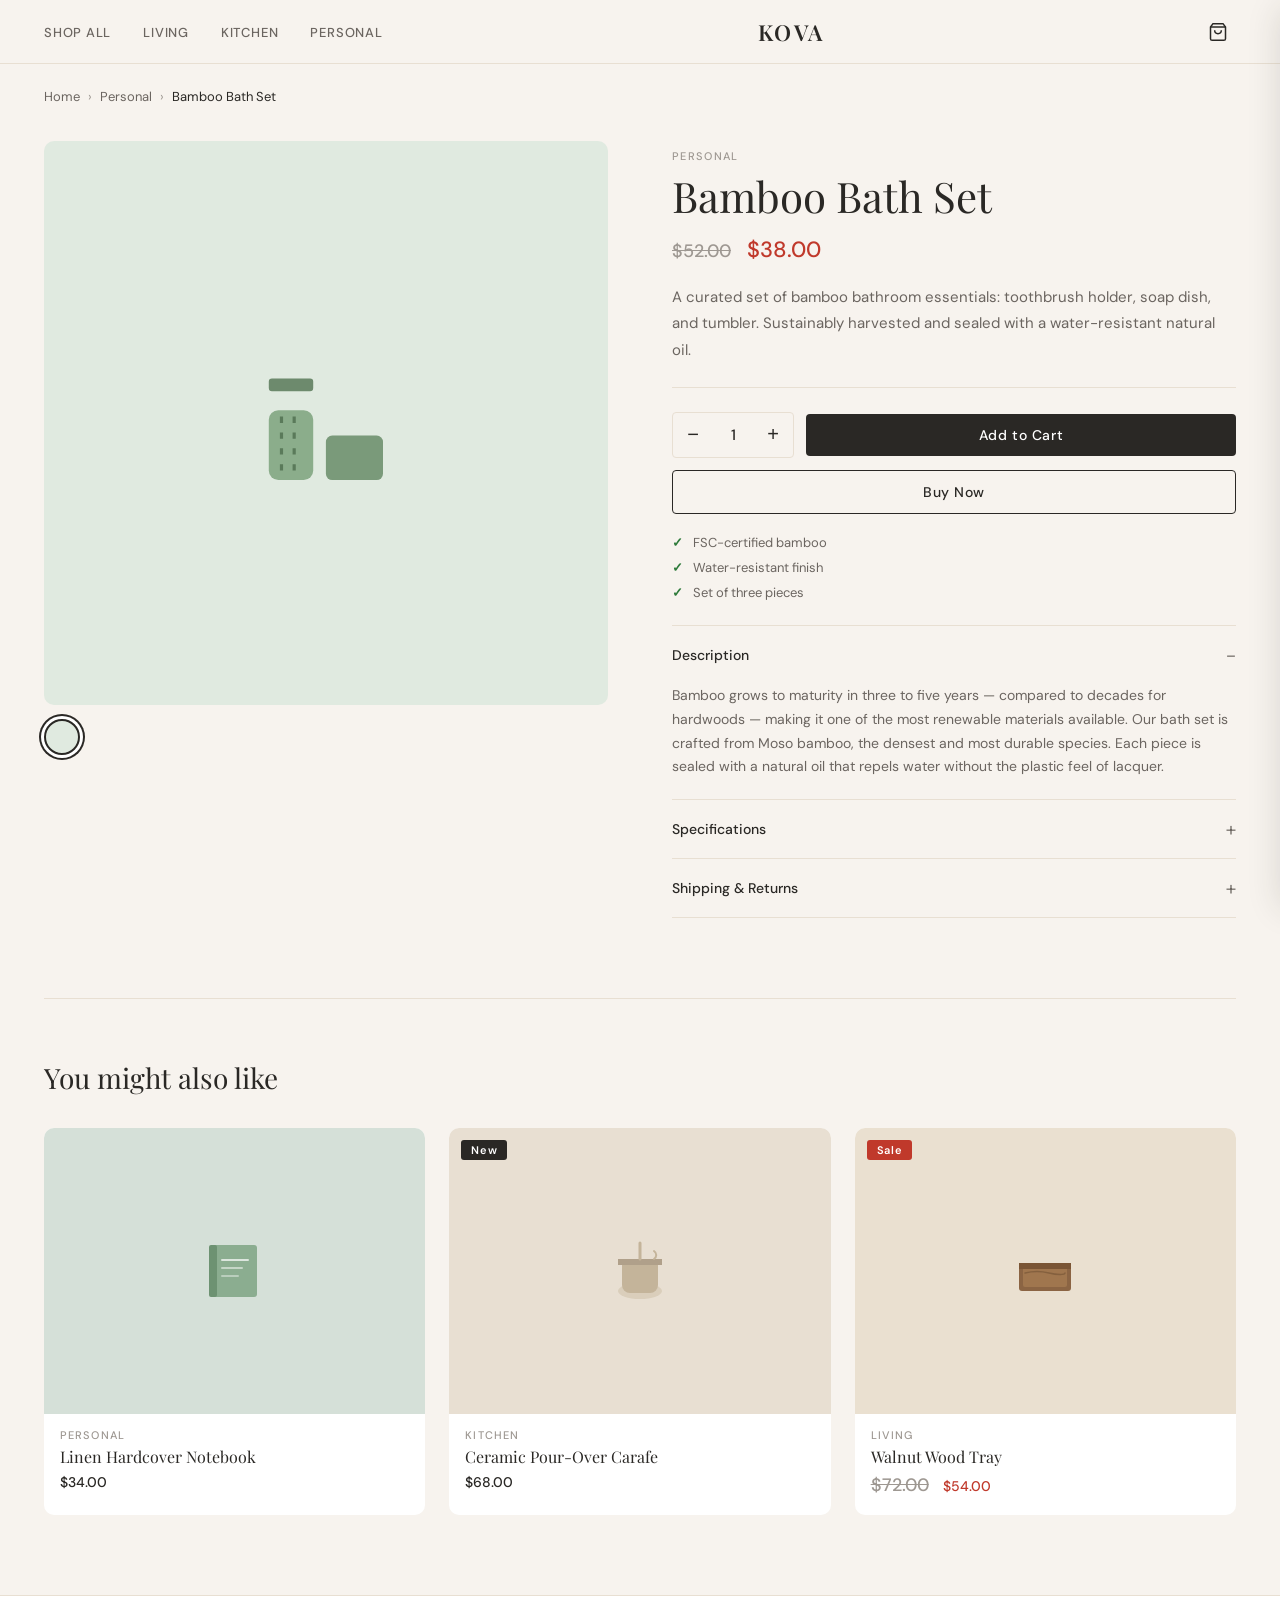
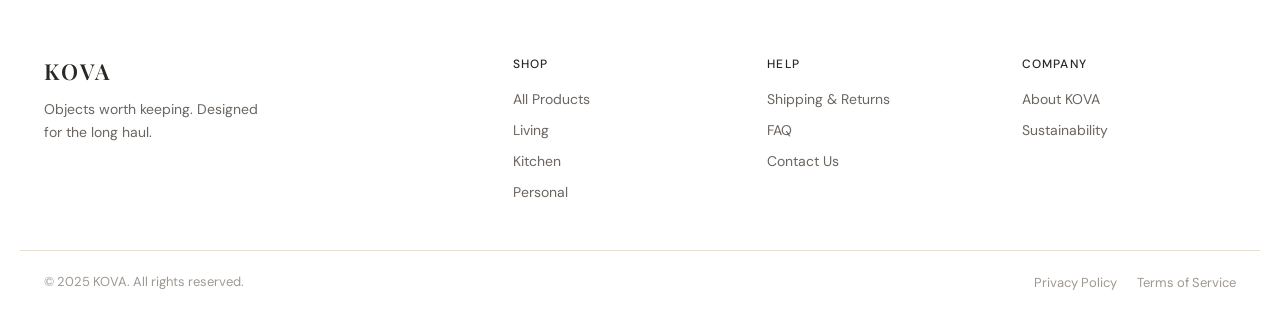
<file: product-p006.html>
<!DOCTYPE html>
<html lang="en">
<head>
  <meta charset="UTF-8" />
  <meta name="viewport" content="width=device-width, initial-scale=1.0" />
  <title>Bamboo Bath Set — KOVA</title>
  <meta name="description" content="A curated set of bamboo bathroom essentials: toothbrush holder, soap dish, and tumbler. Sustainably harvested and sealed with a water-resistant natural oil." />
  <!-- Google Tag Manager -->
  <script>(function(w,d,s,l,i){w[l]=w[l]||[];w[l].push({'gtm.start':
  new Date().getTime(),event:'gtm.js'});var f=d.getElementsByTagName(s)[0],
  j=d.createElement(s),dl=l!='dataLayer'?'&l='+l:'';j.async=true;j.src=
  'https://www.googletagmanager.com/gtm.js?id='+i+dl;f.parentNode.insertBefore(j,f);
  })(window,document,'script','dataLayer','GTM-KPPK9ZDZ');</script>
  <!-- End Google Tag Manager -->
  <link rel="preconnect" href="https://fonts.googleapis.com" />
  <link rel="preconnect" href="https://fonts.gstatic.com" crossorigin />
  <link href="https://fonts.googleapis.com/css2?family=Playfair+Display:ital,wght@0,400;0,600;1,400&family=DM+Sans:wght@300;400;500&display=swap" rel="stylesheet" />
  <link rel="stylesheet" href="css/style.css" />
  <link rel="stylesheet" href="css/product.css" />
</head>
<body>
  <!-- Google Tag Manager (noscript) -->
  <noscript><iframe src="https://www.googletagmanager.com/ns.html?id=GTM-KPPK9ZDZ"
  height="0" width="0" style="display:none;visibility:hidden"></iframe></noscript>
  <!-- End Google Tag Manager (noscript) -->

  <header class="site-header" id="site-header">
    <div class="header-inner container">
      <button class="nav-toggle" id="nav-toggle" aria-label="Open menu">
        <span></span><span></span><span></span>
      </button>
      <nav class="main-nav" id="main-nav">
        <ul>
          <li><a href="index.html#shop">Shop All</a></li>
          <li><a href="index.html#shop" data-category="living">Living</a></li>
          <li><a href="index.html#shop" data-category="kitchen">Kitchen</a></li>
          <li><a href="index.html#shop" data-category="personal">Personal</a></li>
        </ul>
      </nav>
      <a href="index.html" class="logo">KOVA</a>
      <div class="header-actions">
        <button class="icon-btn cart-btn" id="cart-btn" aria-label="Cart">
          <svg width="20" height="20" fill="none" stroke="currentColor" stroke-width="1.8" viewBox="0 0 24 24"><path d="M6 2L3 6v14a2 2 0 002 2h14a2 2 0 002-2V6l-3-4z"/><line x1="3" y1="6" x2="21" y2="6"/><path d="M16 10a4 4 0 01-8 0"/></svg>
          <span class="cart-count" id="cart-count">0</span>
        </button>
      </div>
    </div>
  </header>

  <main class="product-page">
    <div class="container">

      <!-- Breadcrumb -->
      <nav class="breadcrumb" aria-label="Breadcrumb">
        <a href="index.html">Home</a>
        <span>›</span>
        <a href="index.html#shop">Personal</a>
        <span>›</span>
        <span>Bamboo Bath Set</span>
      </nav>

      <!-- Product Grid -->
      <div class="product-layout">

        <!-- LEFT: Images -->
        <div class="product-images">
          <div class="product-main-img" style="background:#E0EAE0;" id="main-img">
            <svg width="200" height="200" viewBox="0 0 80 80" fill="none"><rect x="22" y="36" width="14" height="22" rx="3" fill="#8BAD8B"/><rect x="40" y="44" width="18" height="14" rx="2" fill="#7A9A7A"/><rect x="22" y="26" width="14" height="4" rx="1" fill="#6D8A6D"/><line x1="26" y1="38" x2="26" y2="56" stroke="#5A7A5A" stroke-width="1" stroke-dasharray="2 3"/><line x1="30" y1="38" x2="30" y2="56" stroke="#5A7A5A" stroke-width="1" stroke-dasharray="2 3"/></svg>
          </div>
          <div class="product-thumbs" id="product-thumbs">
            <button class="swatch  active" style="background:#E0EAE0" onclick="selectSwatch(this)" aria-label="Colour swatch"></button>
          </div>
        </div>

        <!-- RIGHT: Info -->
        <div class="product-info">
          <div class="product-info-top">
            <span class="product-info-cat">Personal</span>
            <span class="product-badge badge-sale">Sale</span>
          </div>

          <h1 class="product-info-name">Bamboo Bath Set</h1>

          <div class="product-info-price"><span class="price-original">$52.00</span> <span class="price-sale">$38.00</span></div>

          <p class="product-info-desc">A curated set of bamboo bathroom essentials: toothbrush holder, soap dish, and tumbler. Sustainably harvested and sealed with a water-resistant natural oil.</p>

          

          <div class="add-to-cart-row">
            <div class="qty-control">
              <button class="qty-btn" id="qty-minus" aria-label="Decrease">−</button>
              <span id="qty-value">1</span>
              <button class="qty-btn" id="qty-plus" aria-label="Increase">+</button>
            </div>
            <button class="btn btn-primary btn-full" id="add-to-cart-btn">Add to Cart</button>
          </div>

          <a href="checkout.html" class="btn btn-outline btn-full" id="buy-now-btn">Buy Now</a>

          <ul class="product-meta-list">
            <li>FSC-certified bamboo</li><li>Water-resistant finish</li><li>Set of three pieces</li>
          </ul>

          <div class="product-accordion">
            <details open>
              <summary>Description</summary>
              <p>Bamboo grows to maturity in three to five years — compared to decades for hardwoods — making it one of the most renewable materials available. Our bath set is crafted from Moso bamboo, the densest and most durable species. Each piece is sealed with a natural oil that repels water without the plastic feel of lacquer.</p>
            </details>
            <details>
              <summary>Specifications</summary>
              <table class="specs-table">
                <tbody>
                  <tr><th>Contents</th><td>Toothbrush holder, soap dish, tumbler</td></tr><tr><th>Material</th><td>FSC-certified Moso bamboo</td></tr><tr><th>Finish</th><td>Natural water-resistant oil</td></tr><tr><th>Tumbler capacity</th><td>300ml</td></tr><tr><th>Care</th><td>Wipe dry after use</td></tr>
                </tbody>
              </table>
            </details>
            <details>
              <summary>Shipping & Returns</summary>
              <p>Standard shipping (5–7 business days) is free on orders over $75. Express (2–3 days) is $12. Returns accepted within 30 days of delivery — no questions asked.</p>
            </details>
          </div>
        </div>
      </div>

      <!-- Related Products -->
      <section class="related-section">
        <h2 class="related-title">You might also like</h2>
        <div class="related-grid">
          <a href="product-p002.html" class="related-card">
        
        <div class="related-card-img" style="background:#D5E0D8;"><svg width="80" height="80" viewBox="0 0 80 80" fill="none"><rect x="18" y="14" width="44" height="52" rx="3" fill="#8BAD90"/><rect x="14" y="14" width="8" height="52" rx="2" fill="#6D9272"/><rect x="26" y="28" width="28" height="2" rx="1" fill="#fff" opacity=".7"/><rect x="26" y="36" width="22" height="2" rx="1" fill="#fff" opacity=".5"/><rect x="26" y="44" width="18" height="2" rx="1" fill="#fff" opacity=".4"/></svg></div>
        <div class="related-card-body">
          <div class="related-card-cat">personal</div>
          <div class="related-card-name">Linen Hardcover Notebook</div>
          <div class="related-card-price"><span class="price-current">$34.00</span></div>
        </div>
      </a><a href="product-p001.html" class="related-card">
        <span class="product-badge badge-new">New</span>
        <div class="related-card-img" style="background:#E8DFD2;"><svg width="80" height="80" viewBox="0 0 80 80" fill="none"><ellipse cx="40" cy="60" rx="22" ry="8" fill="#C4B49A" opacity=".4"/><path d="M22 28h36v26a8 8 0 01-8 8H30a8 8 0 01-8-8V28z" fill="#C4B49A"/><path d="M18 28h44v6H18z" rx="2" fill="#B0A08A"/><path d="M40 12v16" stroke="#C4B49A" stroke-width="3" stroke-linecap="round"/><path d="M54 20c3 2 3 6 0 8" stroke="#C4B49A" stroke-width="2" stroke-linecap="round"/></svg></div>
        <div class="related-card-body">
          <div class="related-card-cat">kitchen</div>
          <div class="related-card-name">Ceramic Pour-Over Carafe</div>
          <div class="related-card-price"><span class="price-current">$68.00</span></div>
        </div>
      </a><a href="product-p003.html" class="related-card">
        <span class="product-badge badge-sale">Sale</span>
        <div class="related-card-img" style="background:#EAE0D0;"><svg width="80" height="80" viewBox="0 0 80 80" fill="none"><rect x="14" y="32" width="52" height="28" rx="3" fill="#8B6443"/><rect x="18" y="36" width="44" height="20" rx="2" fill="#A0764E"/><path d="M14 32h52v6H14z" fill="#7A5535" rx="1"/><path d="M20 42c8-2 16-2 24 0s16 2 16 0" stroke="#6B4A2E" stroke-width="1.5" stroke-linecap="round" opacity=".5"/></svg></div>
        <div class="related-card-body">
          <div class="related-card-cat">living</div>
          <div class="related-card-name">Walnut Wood Tray</div>
          <div class="related-card-price"><span class="price-original">$72.00</span> <span class="price-sale">$54.00</span></div>
        </div>
      </a>
        </div>
      </section>

    </div>
  </main>

  <!-- CART DRAWER -->
  <div class="cart-overlay" id="cart-overlay"></div>
  <aside class="cart-drawer" id="cart-drawer" aria-label="Shopping cart">
    <div class="cart-header">
      <h2>Your Cart</h2>
      <button class="icon-btn" id="cart-close" aria-label="Close cart">
        <svg width="22" height="22" fill="none" stroke="currentColor" stroke-width="1.8" viewBox="0 0 24 24"><path d="M18 6L6 18M6 6l12 12"/></svg>
      </button>
    </div>
    <div class="cart-items" id="cart-items"></div>
    <div class="cart-empty hidden" id="cart-empty">
      <svg width="56" height="56" fill="none" stroke="currentColor" stroke-width="1.2" viewBox="0 0 24 24"><path d="M6 2L3 6v14a2 2 0 002 2h14a2 2 0 002-2V6l-3-4z"/><line x1="3" y1="6" x2="21" y2="6"/><path d="M16 10a4 4 0 01-8 0"/></svg>
      <p>Your cart is empty</p>
      <button class="btn btn-outline" id="continue-shopping">Continue Shopping</button>
    </div>
    <div class="cart-footer" id="cart-footer">
      <div class="cart-subtotal"><span>Subtotal</span><span id="cart-subtotal">$0.00</span></div>
      <div class="cart-shipping-note">Shipping and taxes calculated at checkout</div>
      <a href="checkout.html" class="btn btn-primary btn-full" id="checkout-link">Proceed to Checkout</a>
      <div class="cart-badges"><span>Secure Checkout</span><span>·</span><span>Free returns</span></div>
    </div>
  </aside>

  <div class="toast" id="toast" role="alert" aria-live="polite"></div>

  <footer class="site-footer">
    <div class="container footer-grid">
      <div class="footer-brand">
        <a href="index.html" class="logo">KOVA</a>
        <p>Objects worth keeping. Designed for the long haul.</p>
      </div>
      <div class="footer-col"><h4>Shop</h4><ul><li><a href="index.html#shop">All Products</a></li><li><a href="index.html#shop">Living</a></li><li><a href="index.html#shop">Kitchen</a></li><li><a href="index.html#shop">Personal</a></li></ul></div>
      <div class="footer-col"><h4>Help</h4><ul><li><a href="#">Shipping &amp; Returns</a></li><li><a href="#">FAQ</a></li><li><a href="#">Contact Us</a></li></ul></div>
      <div class="footer-col"><h4>Company</h4><ul><li><a href="#">About KOVA</a></li><li><a href="#">Sustainability</a></li></ul></div>
    </div>
    <div class="footer-bottom container">
      <p>&copy; 2025 KOVA. All rights reserved.</p>
      <div class="footer-legal"><a href="#">Privacy Policy</a><a href="#">Terms of Service</a></div>
    </div>
  </footer>

  <script src="js/products.js"></script>
  <script>
    // ============================================================
    // Product Page JS — view_item fires on page load
    // ============================================================
    window.dataLayer = window.dataLayer || [];
    function pushEvent(e, p) { window.dataLayer.push({ event: e, ...p }); }

    const PRODUCT = PRODUCTS.find(p => p.id === 'p006');
    let qty = 1;
    let selectedVariant = 'Natural Bamboo';

    // ---- GA4: view_item — fires on page load ----
    pushEvent('view_item', {
      ecommerce: {
        currency: 'USD',
        value: 38,
        items: [{
          item_id: 'p006',
          item_name: 'Bamboo Bath Set',
          item_category: 'personal',
          price: 38,
          quantity: 1
        }]
      }
    });

    // ---- Qty ----
    document.getElementById('qty-minus').addEventListener('click', () => {
      if (qty > 1) { qty--; document.getElementById('qty-value').textContent = qty; }
    });
    document.getElementById('qty-plus').addEventListener('click', () => {
      qty++;
      document.getElementById('qty-value').textContent = qty;
    });

    // ---- Colour chip selection ----
    function selectChip(el) {
      document.querySelectorAll('.option-chip').forEach(c => c.classList.remove('selected'));
      el.classList.add('selected');
      selectedVariant = el.textContent;
      const lbl = document.getElementById('selected-colour');
      if (lbl) lbl.textContent = selectedVariant;
    }

    // ---- Swatch selection ----
    function selectSwatch(el) {
      document.querySelectorAll('.swatch').forEach(s => s.classList.remove('active'));
      el.classList.add('active');
    }

    // ---- Cart logic ----
    let cart = JSON.parse(localStorage.getItem('kova_cart') || '[]');

    function saveCart() { localStorage.setItem('kova_cart', JSON.stringify(cart)); }

    function cartTotal() { return cart.reduce((s, i) => s + i.price * i.qty, 0); }

    function cartCount() { return cart.reduce((s, i) => s + i.qty, 0); }

    function addToCart(product, quantity, variant) {
      const existing = cart.find(i => i.id === product.id && i.variant === variant);
      if (existing) { existing.qty += quantity; } else {
        cart.push({ id: product.id, name: product.name, price: product.price,
          qty: quantity, variant, bgColor: product.bgColor, svgIcon: product.svgIcon });
      }
      saveCart();
      renderCart();
      openCart();
      showToast(product.name + ' added to cart');

      pushEvent('add_to_cart', {
        ecommerce: {
          currency: 'USD',
          value: product.price * quantity,
          items: [{ item_id: product.id, item_name: product.name,
            item_category: product.category, price: product.price,
            quantity, item_variant: variant || undefined }]
        }
      });
    }

    function removeFromCart(id, variant) {
      const item = cart.find(i => i.id === id && i.variant === variant);
      if (!item) return;
      pushEvent('remove_from_cart', { ecommerce: { currency: 'USD', value: item.price * item.qty,
        items: [{ item_id: id, item_name: item.name, price: item.price, quantity: item.qty }] } });
      cart = cart.filter(i => !(i.id === id && i.variant === variant));
      saveCart(); renderCart();
    }

    function updateItemQty(id, variant, delta) {
      const item = cart.find(i => i.id === id && i.variant === variant);
      if (!item) return;
      item.qty = Math.max(1, item.qty + delta);
      saveCart(); renderCart();
    }

    function renderCart() {
      const count = cartCount();
      const total = cartTotal();
      const countEl = document.getElementById('cart-count');
      countEl.textContent = count;
      countEl.classList.toggle('visible', count > 0);

      const isEmpty = cart.length === 0;
      document.getElementById('cart-items').classList.toggle('hidden', isEmpty);
      document.getElementById('cart-empty').classList.toggle('hidden', !isEmpty);
      document.getElementById('cart-footer').classList.toggle('hidden', isEmpty);

      const subtotalEl = document.getElementById('cart-subtotal');
      if (subtotalEl) subtotalEl.textContent = '$' + total.toFixed(2);

      document.getElementById('cart-items').innerHTML = cart.map(item => `
        <div class="cart-item">
          <div class="cart-item-img">
            <div style="width:70px;height:70px;background:${item.bgColor};border-radius:4px;display:flex;align-items:center;justify-content:center;">
              ${item.svgIcon}
            </div>
          </div>
          <div>
            <div class="cart-item-name">${item.name}</div>
            ${item.variant ? `<div class="cart-item-variant">${item.variant}</div>` : ''}
            <div class="cart-item-qty">
              <button onclick="updateItemQty('${item.id}','${item.variant||''}', -1)">−</button>
              <span>${item.qty}</span>
              <button onclick="updateItemQty('${item.id}','${item.variant||''}', 1)">+</button>
            </div>
            <button class="cart-item-remove" onclick="removeFromCart('${item.id}','${item.variant||''}')">Remove</button>
          </div>
          <div class="cart-item-price">$${(item.price * item.qty).toFixed(2)}</div>
        </div>
      `).join('');
    }

    function openCart() {
      document.getElementById('cart-drawer').classList.add('open');
      document.getElementById('cart-overlay').classList.add('open');
      document.body.style.overflow = 'hidden';
      pushEvent('view_cart', { ecommerce: { currency: 'USD', value: cartTotal(),
        items: cart.map(i => ({ item_id: i.id, item_name: i.name, price: i.price, quantity: i.qty })) } });
    }

    function closeCart() {
      document.getElementById('cart-drawer').classList.remove('open');
      document.getElementById('cart-overlay').classList.remove('open');
      document.body.style.overflow = '';
    }

    let toastTimeout;
    function showToast(msg) {
      const t = document.getElementById('toast');
      t.textContent = msg; t.classList.add('show');
      clearTimeout(toastTimeout);
      toastTimeout = setTimeout(() => t.classList.remove('show'), 3000);
    }

    // ---- Wire up buttons ----
    document.getElementById('cart-btn').addEventListener('click', openCart);
    document.getElementById('cart-close').addEventListener('click', closeCart);
    document.getElementById('cart-overlay').addEventListener('click', closeCart);
    document.getElementById('continue-shopping')?.addEventListener('click', closeCart);

    document.getElementById('add-to-cart-btn').addEventListener('click', () => {
      addToCart(PRODUCT, qty, selectedVariant);
    });

    document.getElementById('buy-now-btn').addEventListener('click', () => {
      addToCart(PRODUCT, qty, selectedVariant);
      // navigate handled by <a href>
    });

    document.addEventListener('keydown', e => {
      if (e.key === 'Escape') closeCart();
    });

    // ---- Mobile nav ----
    document.getElementById('nav-toggle')?.addEventListener('click', () => {
      document.getElementById('nav-toggle').classList.toggle('open');
      document.getElementById('main-nav').classList.toggle('open');
    });

    // ---- Header scroll ----
    window.addEventListener('scroll', () => {
      document.getElementById('site-header').classList.toggle('scrolled', window.scrollY > 40);
    }, { passive: true });

    renderCart();
  </script>
</body>
</html>
</file>
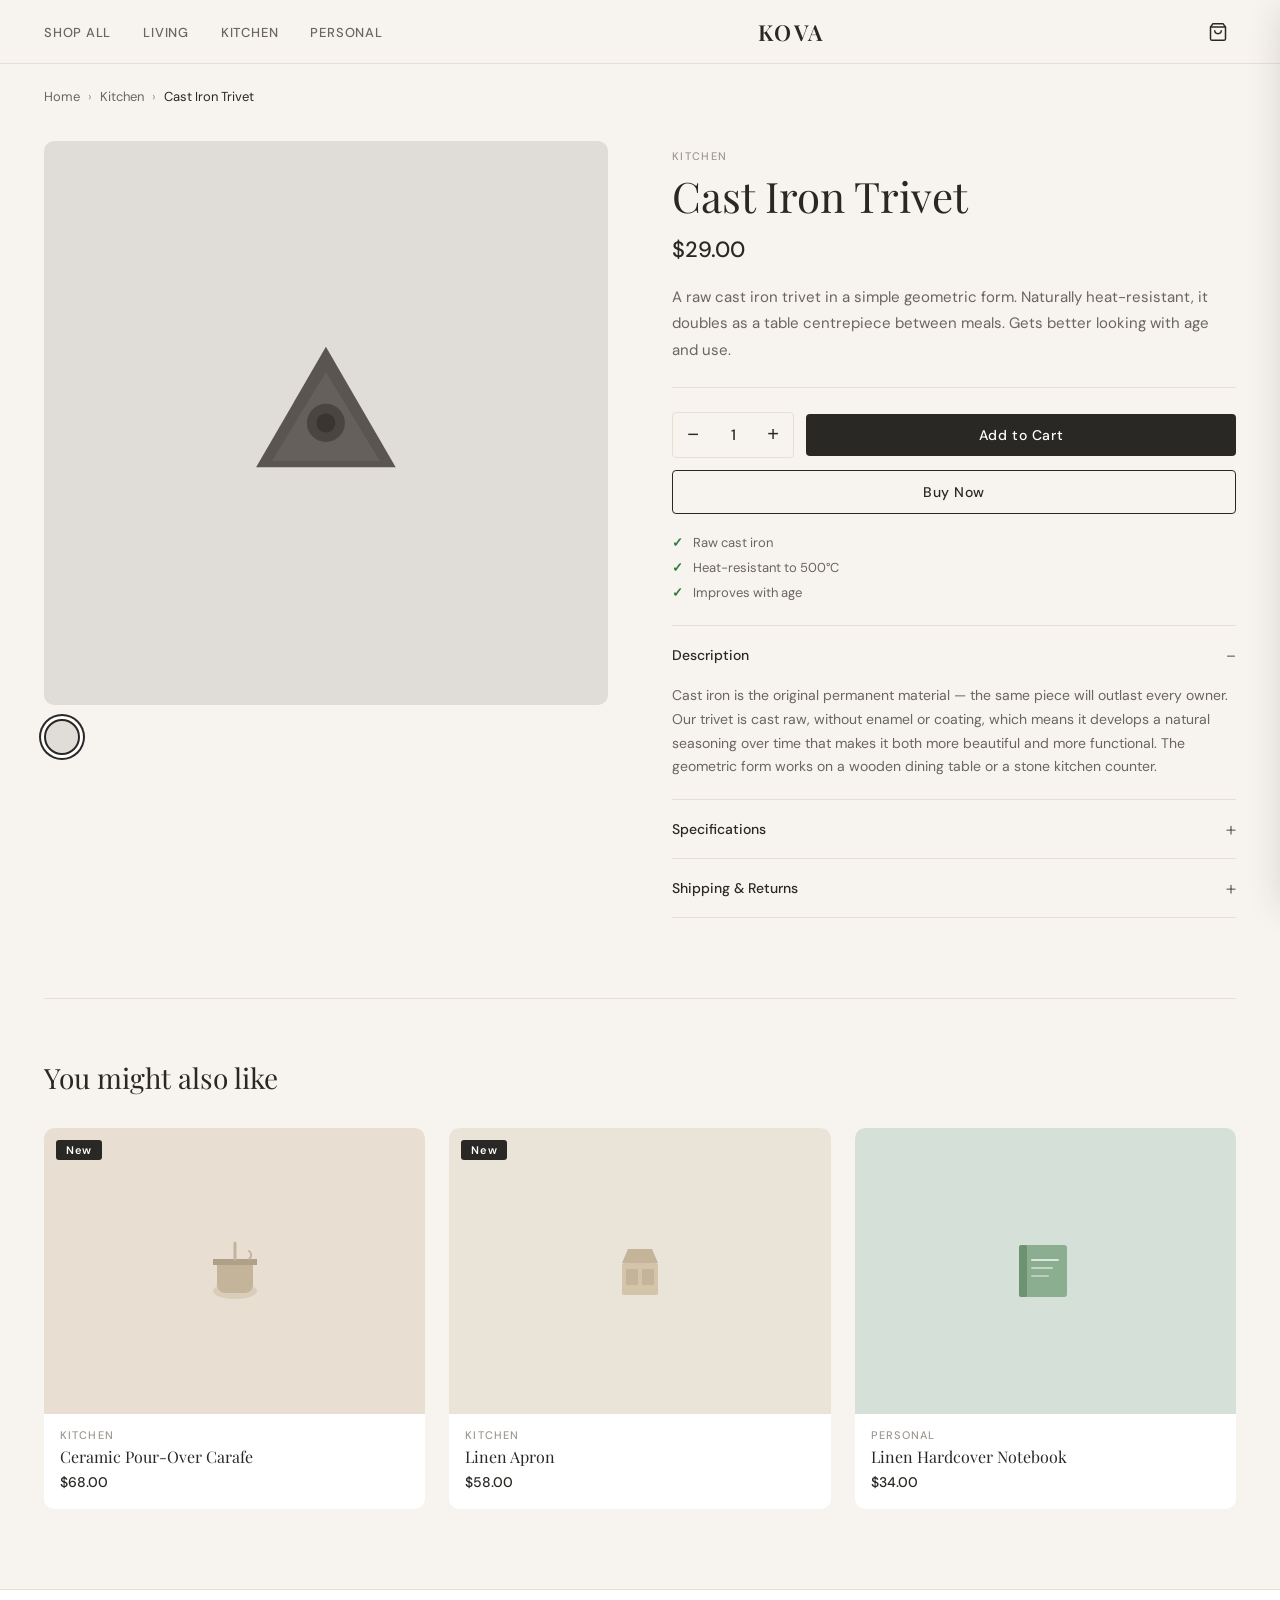
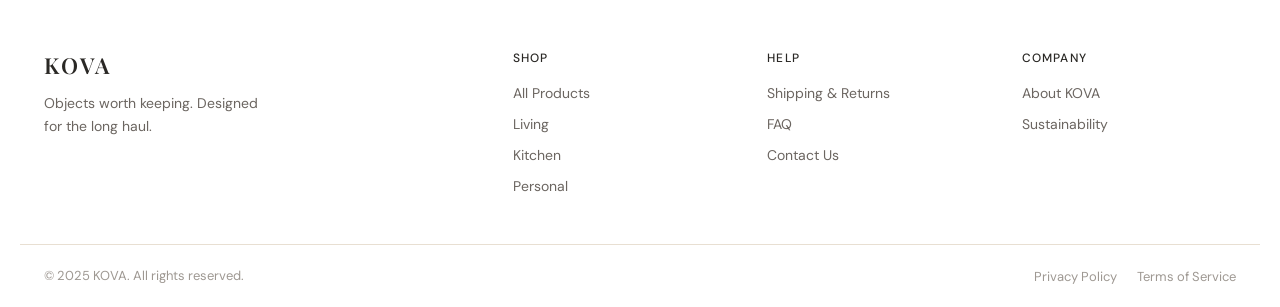
<file: product-p007.html>
<!DOCTYPE html>
<html lang="en">
<head>
  <meta charset="UTF-8" />
  <meta name="viewport" content="width=device-width, initial-scale=1.0" />
  <title>Cast Iron Trivet — KOVA</title>
  <meta name="description" content="A raw cast iron trivet in a simple geometric form. Naturally heat-resistant, it doubles as a table centrepiece between meals. Gets better looking with age and use." />
  <!-- Google Tag Manager -->
  <script>(function(w,d,s,l,i){w[l]=w[l]||[];w[l].push({'gtm.start':
  new Date().getTime(),event:'gtm.js'});var f=d.getElementsByTagName(s)[0],
  j=d.createElement(s),dl=l!='dataLayer'?'&l='+l:'';j.async=true;j.src=
  'https://www.googletagmanager.com/gtm.js?id='+i+dl;f.parentNode.insertBefore(j,f);
  })(window,document,'script','dataLayer','GTM-KPPK9ZDZ');</script>
  <!-- End Google Tag Manager -->
  <link rel="preconnect" href="https://fonts.googleapis.com" />
  <link rel="preconnect" href="https://fonts.gstatic.com" crossorigin />
  <link href="https://fonts.googleapis.com/css2?family=Playfair+Display:ital,wght@0,400;0,600;1,400&family=DM+Sans:wght@300;400;500&display=swap" rel="stylesheet" />
  <link rel="stylesheet" href="css/style.css" />
  <link rel="stylesheet" href="css/product.css" />
</head>
<body>
  <!-- Google Tag Manager (noscript) -->
  <noscript><iframe src="https://www.googletagmanager.com/ns.html?id=GTM-KPPK9ZDZ"
  height="0" width="0" style="display:none;visibility:hidden"></iframe></noscript>
  <!-- End Google Tag Manager (noscript) -->

  <header class="site-header" id="site-header">
    <div class="header-inner container">
      <button class="nav-toggle" id="nav-toggle" aria-label="Open menu">
        <span></span><span></span><span></span>
      </button>
      <nav class="main-nav" id="main-nav">
        <ul>
          <li><a href="index.html#shop">Shop All</a></li>
          <li><a href="index.html#shop" data-category="living">Living</a></li>
          <li><a href="index.html#shop" data-category="kitchen">Kitchen</a></li>
          <li><a href="index.html#shop" data-category="personal">Personal</a></li>
        </ul>
      </nav>
      <a href="index.html" class="logo">KOVA</a>
      <div class="header-actions">
        <button class="icon-btn cart-btn" id="cart-btn" aria-label="Cart">
          <svg width="20" height="20" fill="none" stroke="currentColor" stroke-width="1.8" viewBox="0 0 24 24"><path d="M6 2L3 6v14a2 2 0 002 2h14a2 2 0 002-2V6l-3-4z"/><line x1="3" y1="6" x2="21" y2="6"/><path d="M16 10a4 4 0 01-8 0"/></svg>
          <span class="cart-count" id="cart-count">0</span>
        </button>
      </div>
    </div>
  </header>

  <main class="product-page">
    <div class="container">

      <!-- Breadcrumb -->
      <nav class="breadcrumb" aria-label="Breadcrumb">
        <a href="index.html">Home</a>
        <span>›</span>
        <a href="index.html#shop">Kitchen</a>
        <span>›</span>
        <span>Cast Iron Trivet</span>
      </nav>

      <!-- Product Grid -->
      <div class="product-layout">

        <!-- LEFT: Images -->
        <div class="product-images">
          <div class="product-main-img" style="background:#E0DDD8;" id="main-img">
            <svg width="200" height="200" viewBox="0 0 80 80" fill="none"><polygon points="40,16 62,54 18,54" fill="#5A5550"/><polygon points="40,24 57,52 23,52" fill="#6A6560" opacity=".7"/><circle cx="40" cy="40" r="6" fill="#4A4540"/><circle cx="40" cy="40" r="3" fill="#3A3530"/></svg>
          </div>
          <div class="product-thumbs" id="product-thumbs">
            <button class="swatch  active" style="background:#E0DDD8" onclick="selectSwatch(this)" aria-label="Colour swatch"></button>
          </div>
        </div>

        <!-- RIGHT: Info -->
        <div class="product-info">
          <div class="product-info-top">
            <span class="product-info-cat">Kitchen</span>
            
          </div>

          <h1 class="product-info-name">Cast Iron Trivet</h1>

          <div class="product-info-price"><span class="price-current">$29.00</span></div>

          <p class="product-info-desc">A raw cast iron trivet in a simple geometric form. Naturally heat-resistant, it doubles as a table centrepiece between meals. Gets better looking with age and use.</p>

          

          <div class="add-to-cart-row">
            <div class="qty-control">
              <button class="qty-btn" id="qty-minus" aria-label="Decrease">−</button>
              <span id="qty-value">1</span>
              <button class="qty-btn" id="qty-plus" aria-label="Increase">+</button>
            </div>
            <button class="btn btn-primary btn-full" id="add-to-cart-btn">Add to Cart</button>
          </div>

          <a href="checkout.html" class="btn btn-outline btn-full" id="buy-now-btn">Buy Now</a>

          <ul class="product-meta-list">
            <li>Raw cast iron</li><li>Heat-resistant to 500°C</li><li>Improves with age</li>
          </ul>

          <div class="product-accordion">
            <details open>
              <summary>Description</summary>
              <p>Cast iron is the original permanent material — the same piece will outlast every owner. Our trivet is cast raw, without enamel or coating, which means it develops a natural seasoning over time that makes it both more beautiful and more functional. The geometric form works on a wooden dining table or a stone kitchen counter.</p>
            </details>
            <details>
              <summary>Specifications</summary>
              <table class="specs-table">
                <tbody>
                  <tr><th>Material</th><td>Raw cast iron</td></tr><tr><th>Dimensions</th><td>22cm × 22cm × 1.5cm</td></tr><tr><th>Weight</th><td>1.1kg</td></tr><tr><th>Heat resistance</th><td>Up to 500°C</td></tr><tr><th>Care</th><td>Dry immediately, light oil occasionally</td></tr>
                </tbody>
              </table>
            </details>
            <details>
              <summary>Shipping & Returns</summary>
              <p>Standard shipping (5–7 business days) is free on orders over $75. Express (2–3 days) is $12. Returns accepted within 30 days of delivery — no questions asked.</p>
            </details>
          </div>
        </div>
      </div>

      <!-- Related Products -->
      <section class="related-section">
        <h2 class="related-title">You might also like</h2>
        <div class="related-grid">
          <a href="product-p001.html" class="related-card">
        <span class="product-badge badge-new">New</span>
        <div class="related-card-img" style="background:#E8DFD2;"><svg width="80" height="80" viewBox="0 0 80 80" fill="none"><ellipse cx="40" cy="60" rx="22" ry="8" fill="#C4B49A" opacity=".4"/><path d="M22 28h36v26a8 8 0 01-8 8H30a8 8 0 01-8-8V28z" fill="#C4B49A"/><path d="M18 28h44v6H18z" rx="2" fill="#B0A08A"/><path d="M40 12v16" stroke="#C4B49A" stroke-width="3" stroke-linecap="round"/><path d="M54 20c3 2 3 6 0 8" stroke="#C4B49A" stroke-width="2" stroke-linecap="round"/></svg></div>
        <div class="related-card-body">
          <div class="related-card-cat">kitchen</div>
          <div class="related-card-name">Ceramic Pour-Over Carafe</div>
          <div class="related-card-price"><span class="price-current">$68.00</span></div>
        </div>
      </a><a href="product-p008.html" class="related-card">
        <span class="product-badge badge-new">New</span>
        <div class="related-card-img" style="background:#EAE4D8;"><svg width="80" height="80" viewBox="0 0 80 80" fill="none"><path d="M28 18h24l6 14H22L28 18z" fill="#C4B49A"/><rect x="22" y="32" width="36" height="32" rx="2" fill="#D4C4AA"/><rect x="26" y="38" width="12" height="16" rx="1" fill="#C4B49A"/><rect x="42" y="38" width="12" height="16" rx="1" fill="#C4B49A"/></svg></div>
        <div class="related-card-body">
          <div class="related-card-cat">kitchen</div>
          <div class="related-card-name">Linen Apron</div>
          <div class="related-card-price"><span class="price-current">$58.00</span></div>
        </div>
      </a><a href="product-p002.html" class="related-card">
        
        <div class="related-card-img" style="background:#D5E0D8;"><svg width="80" height="80" viewBox="0 0 80 80" fill="none"><rect x="18" y="14" width="44" height="52" rx="3" fill="#8BAD90"/><rect x="14" y="14" width="8" height="52" rx="2" fill="#6D9272"/><rect x="26" y="28" width="28" height="2" rx="1" fill="#fff" opacity=".7"/><rect x="26" y="36" width="22" height="2" rx="1" fill="#fff" opacity=".5"/><rect x="26" y="44" width="18" height="2" rx="1" fill="#fff" opacity=".4"/></svg></div>
        <div class="related-card-body">
          <div class="related-card-cat">personal</div>
          <div class="related-card-name">Linen Hardcover Notebook</div>
          <div class="related-card-price"><span class="price-current">$34.00</span></div>
        </div>
      </a>
        </div>
      </section>

    </div>
  </main>

  <!-- CART DRAWER -->
  <div class="cart-overlay" id="cart-overlay"></div>
  <aside class="cart-drawer" id="cart-drawer" aria-label="Shopping cart">
    <div class="cart-header">
      <h2>Your Cart</h2>
      <button class="icon-btn" id="cart-close" aria-label="Close cart">
        <svg width="22" height="22" fill="none" stroke="currentColor" stroke-width="1.8" viewBox="0 0 24 24"><path d="M18 6L6 18M6 6l12 12"/></svg>
      </button>
    </div>
    <div class="cart-items" id="cart-items"></div>
    <div class="cart-empty hidden" id="cart-empty">
      <svg width="56" height="56" fill="none" stroke="currentColor" stroke-width="1.2" viewBox="0 0 24 24"><path d="M6 2L3 6v14a2 2 0 002 2h14a2 2 0 002-2V6l-3-4z"/><line x1="3" y1="6" x2="21" y2="6"/><path d="M16 10a4 4 0 01-8 0"/></svg>
      <p>Your cart is empty</p>
      <button class="btn btn-outline" id="continue-shopping">Continue Shopping</button>
    </div>
    <div class="cart-footer" id="cart-footer">
      <div class="cart-subtotal"><span>Subtotal</span><span id="cart-subtotal">$0.00</span></div>
      <div class="cart-shipping-note">Shipping and taxes calculated at checkout</div>
      <a href="checkout.html" class="btn btn-primary btn-full" id="checkout-link">Proceed to Checkout</a>
      <div class="cart-badges"><span>Secure Checkout</span><span>·</span><span>Free returns</span></div>
    </div>
  </aside>

  <div class="toast" id="toast" role="alert" aria-live="polite"></div>

  <footer class="site-footer">
    <div class="container footer-grid">
      <div class="footer-brand">
        <a href="index.html" class="logo">KOVA</a>
        <p>Objects worth keeping. Designed for the long haul.</p>
      </div>
      <div class="footer-col"><h4>Shop</h4><ul><li><a href="index.html#shop">All Products</a></li><li><a href="index.html#shop">Living</a></li><li><a href="index.html#shop">Kitchen</a></li><li><a href="index.html#shop">Personal</a></li></ul></div>
      <div class="footer-col"><h4>Help</h4><ul><li><a href="#">Shipping &amp; Returns</a></li><li><a href="#">FAQ</a></li><li><a href="#">Contact Us</a></li></ul></div>
      <div class="footer-col"><h4>Company</h4><ul><li><a href="#">About KOVA</a></li><li><a href="#">Sustainability</a></li></ul></div>
    </div>
    <div class="footer-bottom container">
      <p>&copy; 2025 KOVA. All rights reserved.</p>
      <div class="footer-legal"><a href="#">Privacy Policy</a><a href="#">Terms of Service</a></div>
    </div>
  </footer>

  <script src="js/products.js"></script>
  <script>
    // ============================================================
    // Product Page JS — view_item fires on page load
    // ============================================================
    window.dataLayer = window.dataLayer || [];
    function pushEvent(e, p) { window.dataLayer.push({ event: e, ...p }); }

    const PRODUCT = PRODUCTS.find(p => p.id === 'p007');
    let qty = 1;
    let selectedVariant = null;

    // ---- GA4: view_item — fires on page load ----
    pushEvent('view_item', {
      ecommerce: {
        currency: 'USD',
        value: 29,
        items: [{
          item_id: 'p007',
          item_name: 'Cast Iron Trivet',
          item_category: 'kitchen',
          price: 29,
          quantity: 1
        }]
      }
    });

    // ---- Qty ----
    document.getElementById('qty-minus').addEventListener('click', () => {
      if (qty > 1) { qty--; document.getElementById('qty-value').textContent = qty; }
    });
    document.getElementById('qty-plus').addEventListener('click', () => {
      qty++;
      document.getElementById('qty-value').textContent = qty;
    });

    // ---- Colour chip selection ----
    function selectChip(el) {
      document.querySelectorAll('.option-chip').forEach(c => c.classList.remove('selected'));
      el.classList.add('selected');
      selectedVariant = el.textContent;
      const lbl = document.getElementById('selected-colour');
      if (lbl) lbl.textContent = selectedVariant;
    }

    // ---- Swatch selection ----
    function selectSwatch(el) {
      document.querySelectorAll('.swatch').forEach(s => s.classList.remove('active'));
      el.classList.add('active');
    }

    // ---- Cart logic ----
    let cart = JSON.parse(localStorage.getItem('kova_cart') || '[]');

    function saveCart() { localStorage.setItem('kova_cart', JSON.stringify(cart)); }

    function cartTotal() { return cart.reduce((s, i) => s + i.price * i.qty, 0); }

    function cartCount() { return cart.reduce((s, i) => s + i.qty, 0); }

    function addToCart(product, quantity, variant) {
      const existing = cart.find(i => i.id === product.id && i.variant === variant);
      if (existing) { existing.qty += quantity; } else {
        cart.push({ id: product.id, name: product.name, price: product.price,
          qty: quantity, variant, bgColor: product.bgColor, svgIcon: product.svgIcon });
      }
      saveCart();
      renderCart();
      openCart();
      showToast(product.name + ' added to cart');

      pushEvent('add_to_cart', {
        ecommerce: {
          currency: 'USD',
          value: product.price * quantity,
          items: [{ item_id: product.id, item_name: product.name,
            item_category: product.category, price: product.price,
            quantity, item_variant: variant || undefined }]
        }
      });
    }

    function removeFromCart(id, variant) {
      const item = cart.find(i => i.id === id && i.variant === variant);
      if (!item) return;
      pushEvent('remove_from_cart', { ecommerce: { currency: 'USD', value: item.price * item.qty,
        items: [{ item_id: id, item_name: item.name, price: item.price, quantity: item.qty }] } });
      cart = cart.filter(i => !(i.id === id && i.variant === variant));
      saveCart(); renderCart();
    }

    function updateItemQty(id, variant, delta) {
      const item = cart.find(i => i.id === id && i.variant === variant);
      if (!item) return;
      item.qty = Math.max(1, item.qty + delta);
      saveCart(); renderCart();
    }

    function renderCart() {
      const count = cartCount();
      const total = cartTotal();
      const countEl = document.getElementById('cart-count');
      countEl.textContent = count;
      countEl.classList.toggle('visible', count > 0);

      const isEmpty = cart.length === 0;
      document.getElementById('cart-items').classList.toggle('hidden', isEmpty);
      document.getElementById('cart-empty').classList.toggle('hidden', !isEmpty);
      document.getElementById('cart-footer').classList.toggle('hidden', isEmpty);

      const subtotalEl = document.getElementById('cart-subtotal');
      if (subtotalEl) subtotalEl.textContent = '$' + total.toFixed(2);

      document.getElementById('cart-items').innerHTML = cart.map(item => `
        <div class="cart-item">
          <div class="cart-item-img">
            <div style="width:70px;height:70px;background:${item.bgColor};border-radius:4px;display:flex;align-items:center;justify-content:center;">
              ${item.svgIcon}
            </div>
          </div>
          <div>
            <div class="cart-item-name">${item.name}</div>
            ${item.variant ? `<div class="cart-item-variant">${item.variant}</div>` : ''}
            <div class="cart-item-qty">
              <button onclick="updateItemQty('${item.id}','${item.variant||''}', -1)">−</button>
              <span>${item.qty}</span>
              <button onclick="updateItemQty('${item.id}','${item.variant||''}', 1)">+</button>
            </div>
            <button class="cart-item-remove" onclick="removeFromCart('${item.id}','${item.variant||''}')">Remove</button>
          </div>
          <div class="cart-item-price">$${(item.price * item.qty).toFixed(2)}</div>
        </div>
      `).join('');
    }

    function openCart() {
      document.getElementById('cart-drawer').classList.add('open');
      document.getElementById('cart-overlay').classList.add('open');
      document.body.style.overflow = 'hidden';
      pushEvent('view_cart', { ecommerce: { currency: 'USD', value: cartTotal(),
        items: cart.map(i => ({ item_id: i.id, item_name: i.name, price: i.price, quantity: i.qty })) } });
    }

    function closeCart() {
      document.getElementById('cart-drawer').classList.remove('open');
      document.getElementById('cart-overlay').classList.remove('open');
      document.body.style.overflow = '';
    }

    let toastTimeout;
    function showToast(msg) {
      const t = document.getElementById('toast');
      t.textContent = msg; t.classList.add('show');
      clearTimeout(toastTimeout);
      toastTimeout = setTimeout(() => t.classList.remove('show'), 3000);
    }

    // ---- Wire up buttons ----
    document.getElementById('cart-btn').addEventListener('click', openCart);
    document.getElementById('cart-close').addEventListener('click', closeCart);
    document.getElementById('cart-overlay').addEventListener('click', closeCart);
    document.getElementById('continue-shopping')?.addEventListener('click', closeCart);

    document.getElementById('add-to-cart-btn').addEventListener('click', () => {
      addToCart(PRODUCT, qty, selectedVariant);
    });

    document.getElementById('buy-now-btn').addEventListener('click', () => {
      addToCart(PRODUCT, qty, selectedVariant);
      // navigate handled by <a href>
    });

    document.addEventListener('keydown', e => {
      if (e.key === 'Escape') closeCart();
    });

    // ---- Mobile nav ----
    document.getElementById('nav-toggle')?.addEventListener('click', () => {
      document.getElementById('nav-toggle').classList.toggle('open');
      document.getElementById('main-nav').classList.toggle('open');
    });

    // ---- Header scroll ----
    window.addEventListener('scroll', () => {
      document.getElementById('site-header').classList.toggle('scrolled', window.scrollY > 40);
    }, { passive: true });

    renderCart();
  </script>
</body>
</html>
</file>
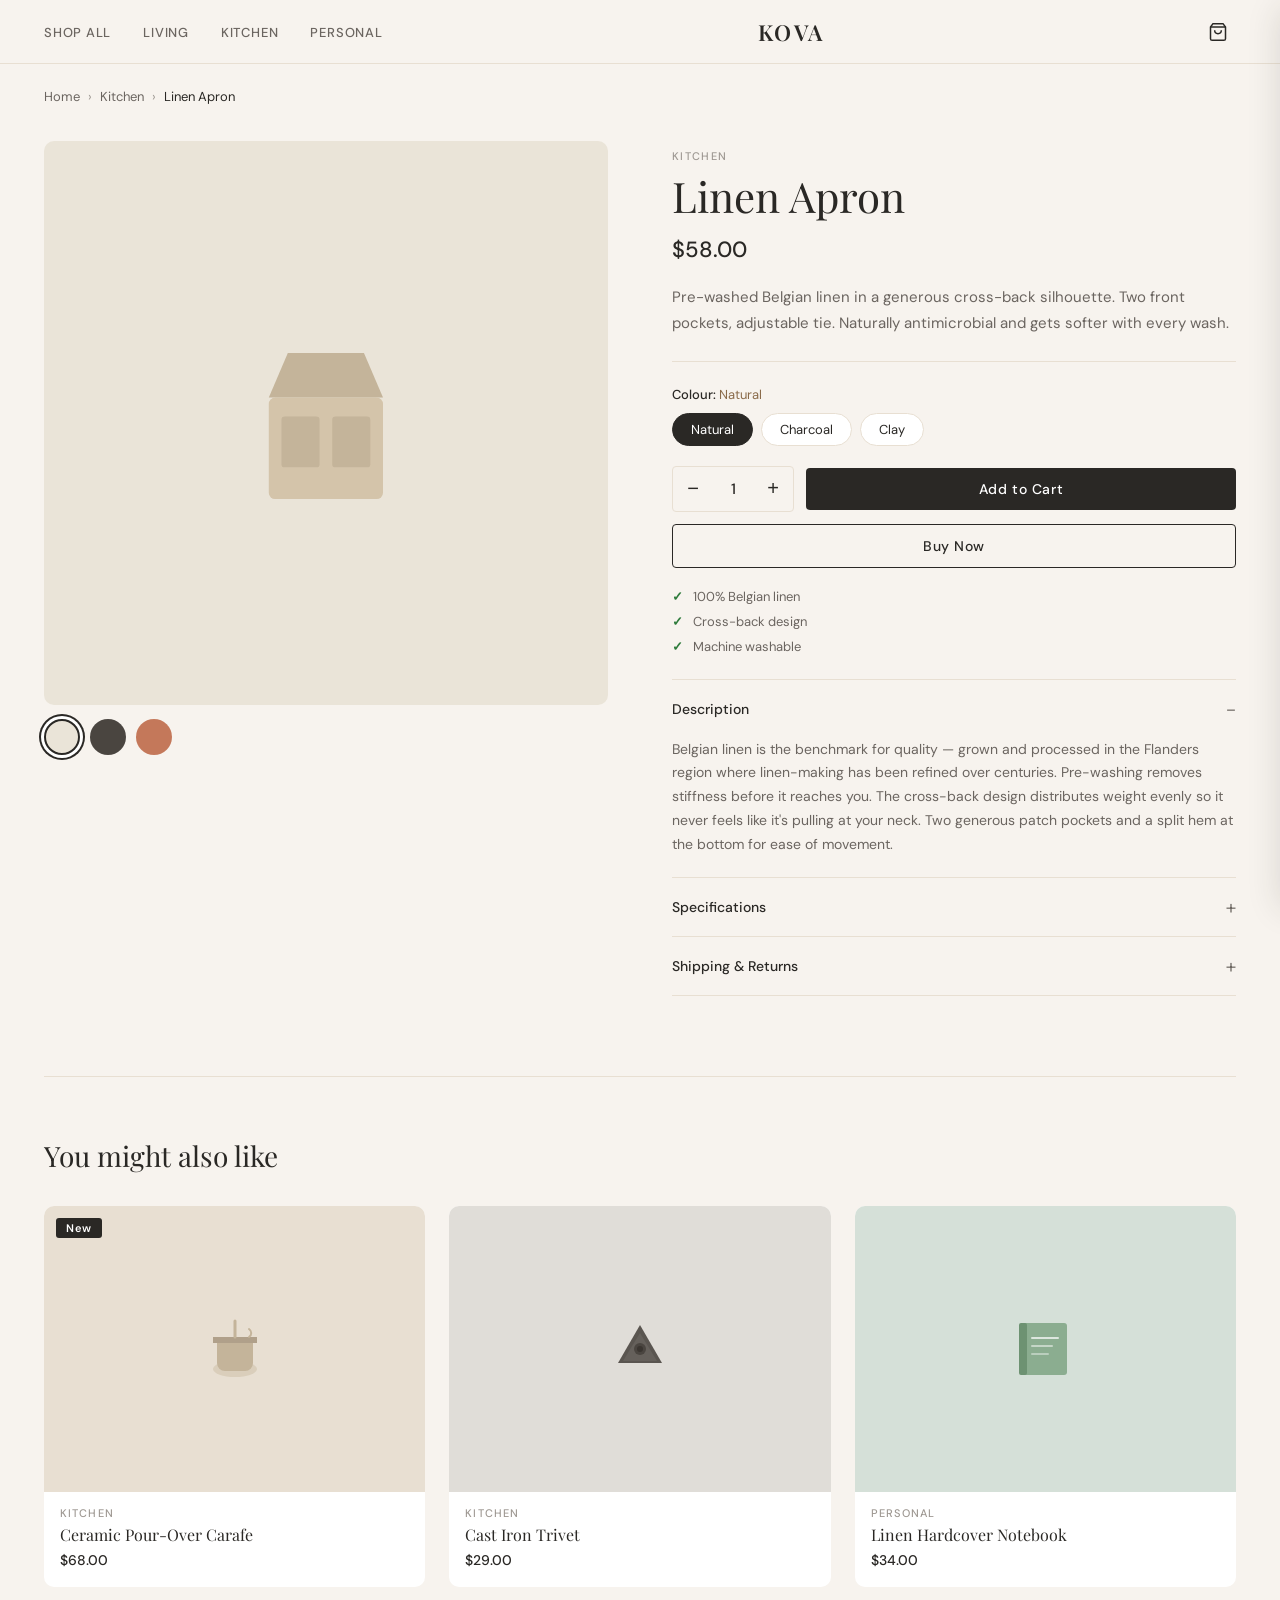
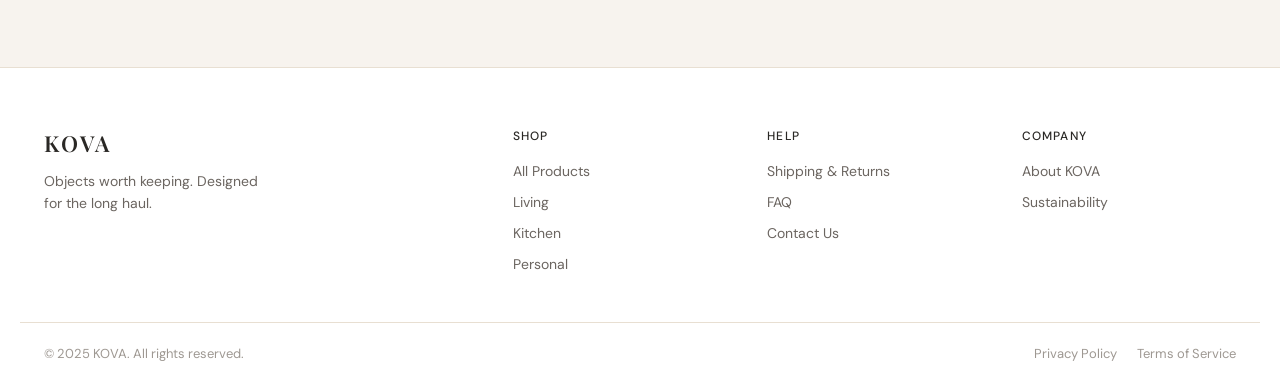
<file: product-p008.html>
<!DOCTYPE html>
<html lang="en">
<head>
  <meta charset="UTF-8" />
  <meta name="viewport" content="width=device-width, initial-scale=1.0" />
  <title>Linen Apron — KOVA</title>
  <meta name="description" content="Pre-washed Belgian linen in a generous cross-back silhouette. Two front pockets, adjustable tie. Naturally antimicrobial and gets softer with every wash." />
  <!-- Google Tag Manager -->
  <script>(function(w,d,s,l,i){w[l]=w[l]||[];w[l].push({'gtm.start':
  new Date().getTime(),event:'gtm.js'});var f=d.getElementsByTagName(s)[0],
  j=d.createElement(s),dl=l!='dataLayer'?'&l='+l:'';j.async=true;j.src=
  'https://www.googletagmanager.com/gtm.js?id='+i+dl;f.parentNode.insertBefore(j,f);
  })(window,document,'script','dataLayer','GTM-KPPK9ZDZ');</script>
  <!-- End Google Tag Manager -->
  <link rel="preconnect" href="https://fonts.googleapis.com" />
  <link rel="preconnect" href="https://fonts.gstatic.com" crossorigin />
  <link href="https://fonts.googleapis.com/css2?family=Playfair+Display:ital,wght@0,400;0,600;1,400&family=DM+Sans:wght@300;400;500&display=swap" rel="stylesheet" />
  <link rel="stylesheet" href="css/style.css" />
  <link rel="stylesheet" href="css/product.css" />
</head>
<body>
  <!-- Google Tag Manager (noscript) -->
  <noscript><iframe src="https://www.googletagmanager.com/ns.html?id=GTM-KPPK9ZDZ"
  height="0" width="0" style="display:none;visibility:hidden"></iframe></noscript>
  <!-- End Google Tag Manager (noscript) -->

  <header class="site-header" id="site-header">
    <div class="header-inner container">
      <button class="nav-toggle" id="nav-toggle" aria-label="Open menu">
        <span></span><span></span><span></span>
      </button>
      <nav class="main-nav" id="main-nav">
        <ul>
          <li><a href="index.html#shop">Shop All</a></li>
          <li><a href="index.html#shop" data-category="living">Living</a></li>
          <li><a href="index.html#shop" data-category="kitchen">Kitchen</a></li>
          <li><a href="index.html#shop" data-category="personal">Personal</a></li>
        </ul>
      </nav>
      <a href="index.html" class="logo">KOVA</a>
      <div class="header-actions">
        <button class="icon-btn cart-btn" id="cart-btn" aria-label="Cart">
          <svg width="20" height="20" fill="none" stroke="currentColor" stroke-width="1.8" viewBox="0 0 24 24"><path d="M6 2L3 6v14a2 2 0 002 2h14a2 2 0 002-2V6l-3-4z"/><line x1="3" y1="6" x2="21" y2="6"/><path d="M16 10a4 4 0 01-8 0"/></svg>
          <span class="cart-count" id="cart-count">0</span>
        </button>
      </div>
    </div>
  </header>

  <main class="product-page">
    <div class="container">

      <!-- Breadcrumb -->
      <nav class="breadcrumb" aria-label="Breadcrumb">
        <a href="index.html">Home</a>
        <span>›</span>
        <a href="index.html#shop">Kitchen</a>
        <span>›</span>
        <span>Linen Apron</span>
      </nav>

      <!-- Product Grid -->
      <div class="product-layout">

        <!-- LEFT: Images -->
        <div class="product-images">
          <div class="product-main-img" style="background:#EAE4D8;" id="main-img">
            <svg width="200" height="200" viewBox="0 0 80 80" fill="none"><path d="M28 18h24l6 14H22L28 18z" fill="#C4B49A"/><rect x="22" y="32" width="36" height="32" rx="2" fill="#D4C4AA"/><rect x="26" y="38" width="12" height="16" rx="1" fill="#C4B49A"/><rect x="42" y="38" width="12" height="16" rx="1" fill="#C4B49A"/></svg>
          </div>
          <div class="product-thumbs" id="product-thumbs">
            <button class="swatch  active" style="background:#EAE4D8" onclick="selectSwatch(this)" aria-label="Colour swatch"></button><button class="swatch" style="background:#4A4540" onclick="selectSwatch(this)" aria-label="Colour swatch"></button><button class="swatch" style="background:#C4785A" onclick="selectSwatch(this)" aria-label="Colour swatch"></button>
          </div>
        </div>

        <!-- RIGHT: Info -->
        <div class="product-info">
          <div class="product-info-top">
            <span class="product-info-cat">Kitchen</span>
            <span class="product-badge badge-new">New</span>
          </div>

          <h1 class="product-info-name">Linen Apron</h1>

          <div class="product-info-price"><span class="price-current">$58.00</span></div>

          <p class="product-info-desc">Pre-washed Belgian linen in a generous cross-back silhouette. Two front pockets, adjustable tie. Naturally antimicrobial and gets softer with every wash.</p>

          <div class="option-group">
      <label>Colour: <span id="selected-colour">Natural</span></label>
      <div class="option-chips"><button class="option-chip  selected" onclick="selectChip(this)">Natural</button><button class="option-chip" onclick="selectChip(this)">Charcoal</button><button class="option-chip" onclick="selectChip(this)">Clay</button></div>
    </div>

          <div class="add-to-cart-row">
            <div class="qty-control">
              <button class="qty-btn" id="qty-minus" aria-label="Decrease">−</button>
              <span id="qty-value">1</span>
              <button class="qty-btn" id="qty-plus" aria-label="Increase">+</button>
            </div>
            <button class="btn btn-primary btn-full" id="add-to-cart-btn">Add to Cart</button>
          </div>

          <a href="checkout.html" class="btn btn-outline btn-full" id="buy-now-btn">Buy Now</a>

          <ul class="product-meta-list">
            <li>100% Belgian linen</li><li>Cross-back design</li><li>Machine washable</li>
          </ul>

          <div class="product-accordion">
            <details open>
              <summary>Description</summary>
              <p>Belgian linen is the benchmark for quality — grown and processed in the Flanders region where linen-making has been refined over centuries. Pre-washing removes stiffness before it reaches you. The cross-back design distributes weight evenly so it never feels like it's pulling at your neck. Two generous patch pockets and a split hem at the bottom for ease of movement.</p>
            </details>
            <details>
              <summary>Specifications</summary>
              <table class="specs-table">
                <tbody>
                  <tr><th>Material</th><td>100% pre-washed Belgian linen</td></tr><tr><th>Dimensions</th><td>90cm × 70cm</td></tr><tr><th>Pockets</th><td>Two front patch pockets</td></tr><tr><th>Care</th><td>Machine wash 40°C</td></tr><tr><th>Sizing</th><td>One size, adjustable tie</td></tr>
                </tbody>
              </table>
            </details>
            <details>
              <summary>Shipping & Returns</summary>
              <p>Standard shipping (5–7 business days) is free on orders over $75. Express (2–3 days) is $12. Returns accepted within 30 days of delivery — no questions asked.</p>
            </details>
          </div>
        </div>
      </div>

      <!-- Related Products -->
      <section class="related-section">
        <h2 class="related-title">You might also like</h2>
        <div class="related-grid">
          <a href="product-p001.html" class="related-card">
        <span class="product-badge badge-new">New</span>
        <div class="related-card-img" style="background:#E8DFD2;"><svg width="80" height="80" viewBox="0 0 80 80" fill="none"><ellipse cx="40" cy="60" rx="22" ry="8" fill="#C4B49A" opacity=".4"/><path d="M22 28h36v26a8 8 0 01-8 8H30a8 8 0 01-8-8V28z" fill="#C4B49A"/><path d="M18 28h44v6H18z" rx="2" fill="#B0A08A"/><path d="M40 12v16" stroke="#C4B49A" stroke-width="3" stroke-linecap="round"/><path d="M54 20c3 2 3 6 0 8" stroke="#C4B49A" stroke-width="2" stroke-linecap="round"/></svg></div>
        <div class="related-card-body">
          <div class="related-card-cat">kitchen</div>
          <div class="related-card-name">Ceramic Pour-Over Carafe</div>
          <div class="related-card-price"><span class="price-current">$68.00</span></div>
        </div>
      </a><a href="product-p007.html" class="related-card">
        
        <div class="related-card-img" style="background:#E0DDD8;"><svg width="80" height="80" viewBox="0 0 80 80" fill="none"><polygon points="40,16 62,54 18,54" fill="#5A5550"/><polygon points="40,24 57,52 23,52" fill="#6A6560" opacity=".7"/><circle cx="40" cy="40" r="6" fill="#4A4540"/><circle cx="40" cy="40" r="3" fill="#3A3530"/></svg></div>
        <div class="related-card-body">
          <div class="related-card-cat">kitchen</div>
          <div class="related-card-name">Cast Iron Trivet</div>
          <div class="related-card-price"><span class="price-current">$29.00</span></div>
        </div>
      </a><a href="product-p002.html" class="related-card">
        
        <div class="related-card-img" style="background:#D5E0D8;"><svg width="80" height="80" viewBox="0 0 80 80" fill="none"><rect x="18" y="14" width="44" height="52" rx="3" fill="#8BAD90"/><rect x="14" y="14" width="8" height="52" rx="2" fill="#6D9272"/><rect x="26" y="28" width="28" height="2" rx="1" fill="#fff" opacity=".7"/><rect x="26" y="36" width="22" height="2" rx="1" fill="#fff" opacity=".5"/><rect x="26" y="44" width="18" height="2" rx="1" fill="#fff" opacity=".4"/></svg></div>
        <div class="related-card-body">
          <div class="related-card-cat">personal</div>
          <div class="related-card-name">Linen Hardcover Notebook</div>
          <div class="related-card-price"><span class="price-current">$34.00</span></div>
        </div>
      </a>
        </div>
      </section>

    </div>
  </main>

  <!-- CART DRAWER -->
  <div class="cart-overlay" id="cart-overlay"></div>
  <aside class="cart-drawer" id="cart-drawer" aria-label="Shopping cart">
    <div class="cart-header">
      <h2>Your Cart</h2>
      <button class="icon-btn" id="cart-close" aria-label="Close cart">
        <svg width="22" height="22" fill="none" stroke="currentColor" stroke-width="1.8" viewBox="0 0 24 24"><path d="M18 6L6 18M6 6l12 12"/></svg>
      </button>
    </div>
    <div class="cart-items" id="cart-items"></div>
    <div class="cart-empty hidden" id="cart-empty">
      <svg width="56" height="56" fill="none" stroke="currentColor" stroke-width="1.2" viewBox="0 0 24 24"><path d="M6 2L3 6v14a2 2 0 002 2h14a2 2 0 002-2V6l-3-4z"/><line x1="3" y1="6" x2="21" y2="6"/><path d="M16 10a4 4 0 01-8 0"/></svg>
      <p>Your cart is empty</p>
      <button class="btn btn-outline" id="continue-shopping">Continue Shopping</button>
    </div>
    <div class="cart-footer" id="cart-footer">
      <div class="cart-subtotal"><span>Subtotal</span><span id="cart-subtotal">$0.00</span></div>
      <div class="cart-shipping-note">Shipping and taxes calculated at checkout</div>
      <a href="checkout.html" class="btn btn-primary btn-full" id="checkout-link">Proceed to Checkout</a>
      <div class="cart-badges"><span>Secure Checkout</span><span>·</span><span>Free returns</span></div>
    </div>
  </aside>

  <div class="toast" id="toast" role="alert" aria-live="polite"></div>

  <footer class="site-footer">
    <div class="container footer-grid">
      <div class="footer-brand">
        <a href="index.html" class="logo">KOVA</a>
        <p>Objects worth keeping. Designed for the long haul.</p>
      </div>
      <div class="footer-col"><h4>Shop</h4><ul><li><a href="index.html#shop">All Products</a></li><li><a href="index.html#shop">Living</a></li><li><a href="index.html#shop">Kitchen</a></li><li><a href="index.html#shop">Personal</a></li></ul></div>
      <div class="footer-col"><h4>Help</h4><ul><li><a href="#">Shipping &amp; Returns</a></li><li><a href="#">FAQ</a></li><li><a href="#">Contact Us</a></li></ul></div>
      <div class="footer-col"><h4>Company</h4><ul><li><a href="#">About KOVA</a></li><li><a href="#">Sustainability</a></li></ul></div>
    </div>
    <div class="footer-bottom container">
      <p>&copy; 2025 KOVA. All rights reserved.</p>
      <div class="footer-legal"><a href="#">Privacy Policy</a><a href="#">Terms of Service</a></div>
    </div>
  </footer>

  <script src="js/products.js"></script>
  <script>
    // ============================================================
    // Product Page JS — view_item fires on page load
    // ============================================================
    window.dataLayer = window.dataLayer || [];
    function pushEvent(e, p) { window.dataLayer.push({ event: e, ...p }); }

    const PRODUCT = PRODUCTS.find(p => p.id === 'p008');
    let qty = 1;
    let selectedVariant = 'Natural';

    // ---- GA4: view_item — fires on page load ----
    pushEvent('view_item', {
      ecommerce: {
        currency: 'USD',
        value: 58,
        items: [{
          item_id: 'p008',
          item_name: 'Linen Apron',
          item_category: 'kitchen',
          price: 58,
          quantity: 1
        }]
      }
    });

    // ---- Qty ----
    document.getElementById('qty-minus').addEventListener('click', () => {
      if (qty > 1) { qty--; document.getElementById('qty-value').textContent = qty; }
    });
    document.getElementById('qty-plus').addEventListener('click', () => {
      qty++;
      document.getElementById('qty-value').textContent = qty;
    });

    // ---- Colour chip selection ----
    function selectChip(el) {
      document.querySelectorAll('.option-chip').forEach(c => c.classList.remove('selected'));
      el.classList.add('selected');
      selectedVariant = el.textContent;
      const lbl = document.getElementById('selected-colour');
      if (lbl) lbl.textContent = selectedVariant;
    }

    // ---- Swatch selection ----
    function selectSwatch(el) {
      document.querySelectorAll('.swatch').forEach(s => s.classList.remove('active'));
      el.classList.add('active');
    }

    // ---- Cart logic ----
    let cart = JSON.parse(localStorage.getItem('kova_cart') || '[]');

    function saveCart() { localStorage.setItem('kova_cart', JSON.stringify(cart)); }

    function cartTotal() { return cart.reduce((s, i) => s + i.price * i.qty, 0); }

    function cartCount() { return cart.reduce((s, i) => s + i.qty, 0); }

    function addToCart(product, quantity, variant) {
      const existing = cart.find(i => i.id === product.id && i.variant === variant);
      if (existing) { existing.qty += quantity; } else {
        cart.push({ id: product.id, name: product.name, price: product.price,
          qty: quantity, variant, bgColor: product.bgColor, svgIcon: product.svgIcon });
      }
      saveCart();
      renderCart();
      openCart();
      showToast(product.name + ' added to cart');

      pushEvent('add_to_cart', {
        ecommerce: {
          currency: 'USD',
          value: product.price * quantity,
          items: [{ item_id: product.id, item_name: product.name,
            item_category: product.category, price: product.price,
            quantity, item_variant: variant || undefined }]
        }
      });
    }

    function removeFromCart(id, variant) {
      const item = cart.find(i => i.id === id && i.variant === variant);
      if (!item) return;
      pushEvent('remove_from_cart', { ecommerce: { currency: 'USD', value: item.price * item.qty,
        items: [{ item_id: id, item_name: item.name, price: item.price, quantity: item.qty }] } });
      cart = cart.filter(i => !(i.id === id && i.variant === variant));
      saveCart(); renderCart();
    }

    function updateItemQty(id, variant, delta) {
      const item = cart.find(i => i.id === id && i.variant === variant);
      if (!item) return;
      item.qty = Math.max(1, item.qty + delta);
      saveCart(); renderCart();
    }

    function renderCart() {
      const count = cartCount();
      const total = cartTotal();
      const countEl = document.getElementById('cart-count');
      countEl.textContent = count;
      countEl.classList.toggle('visible', count > 0);

      const isEmpty = cart.length === 0;
      document.getElementById('cart-items').classList.toggle('hidden', isEmpty);
      document.getElementById('cart-empty').classList.toggle('hidden', !isEmpty);
      document.getElementById('cart-footer').classList.toggle('hidden', isEmpty);

      const subtotalEl = document.getElementById('cart-subtotal');
      if (subtotalEl) subtotalEl.textContent = '$' + total.toFixed(2);

      document.getElementById('cart-items').innerHTML = cart.map(item => `
        <div class="cart-item">
          <div class="cart-item-img">
            <div style="width:70px;height:70px;background:${item.bgColor};border-radius:4px;display:flex;align-items:center;justify-content:center;">
              ${item.svgIcon}
            </div>
          </div>
          <div>
            <div class="cart-item-name">${item.name}</div>
            ${item.variant ? `<div class="cart-item-variant">${item.variant}</div>` : ''}
            <div class="cart-item-qty">
              <button onclick="updateItemQty('${item.id}','${item.variant||''}', -1)">−</button>
              <span>${item.qty}</span>
              <button onclick="updateItemQty('${item.id}','${item.variant||''}', 1)">+</button>
            </div>
            <button class="cart-item-remove" onclick="removeFromCart('${item.id}','${item.variant||''}')">Remove</button>
          </div>
          <div class="cart-item-price">$${(item.price * item.qty).toFixed(2)}</div>
        </div>
      `).join('');
    }

    function openCart() {
      document.getElementById('cart-drawer').classList.add('open');
      document.getElementById('cart-overlay').classList.add('open');
      document.body.style.overflow = 'hidden';
      pushEvent('view_cart', { ecommerce: { currency: 'USD', value: cartTotal(),
        items: cart.map(i => ({ item_id: i.id, item_name: i.name, price: i.price, quantity: i.qty })) } });
    }

    function closeCart() {
      document.getElementById('cart-drawer').classList.remove('open');
      document.getElementById('cart-overlay').classList.remove('open');
      document.body.style.overflow = '';
    }

    let toastTimeout;
    function showToast(msg) {
      const t = document.getElementById('toast');
      t.textContent = msg; t.classList.add('show');
      clearTimeout(toastTimeout);
      toastTimeout = setTimeout(() => t.classList.remove('show'), 3000);
    }

    // ---- Wire up buttons ----
    document.getElementById('cart-btn').addEventListener('click', openCart);
    document.getElementById('cart-close').addEventListener('click', closeCart);
    document.getElementById('cart-overlay').addEventListener('click', closeCart);
    document.getElementById('continue-shopping')?.addEventListener('click', closeCart);

    document.getElementById('add-to-cart-btn').addEventListener('click', () => {
      addToCart(PRODUCT, qty, selectedVariant);
    });

    document.getElementById('buy-now-btn').addEventListener('click', () => {
      addToCart(PRODUCT, qty, selectedVariant);
      // navigate handled by <a href>
    });

    document.addEventListener('keydown', e => {
      if (e.key === 'Escape') closeCart();
    });

    // ---- Mobile nav ----
    document.getElementById('nav-toggle')?.addEventListener('click', () => {
      document.getElementById('nav-toggle').classList.toggle('open');
      document.getElementById('main-nav').classList.toggle('open');
    });

    // ---- Header scroll ----
    window.addEventListener('scroll', () => {
      document.getElementById('site-header').classList.toggle('scrolled', window.scrollY > 40);
    }, { passive: true });

    renderCart();
  </script>
</body>
</html>
</file>
<file: css/style.css>
/* ============================================================
   KOVA Ecommerce — Main Stylesheet
   ============================================================ */

*, *::before, *::after { box-sizing: border-box; margin: 0; padding: 0; }

:root {
  --cream: #F7F3EE;
  --sand: #E8DFD2;
  --stone: #C4B49A;
  --charcoal: #2A2825;
  --mid: #6B6560;
  --light: #9E9892;
  --white: #FFFFFF;
  --accent: #8A6B4A;
  --accent-hover: #705535;
  --success: #2d7a3a;
  --error: #c0392b;
  --header-h: 64px;
  --transition: 0.22s ease;
  --shadow-sm: 0 2px 12px rgba(42,40,37,0.08);
  --shadow-md: 0 8px 32px rgba(42,40,37,0.14);
  --radius: 4px;
  --radius-lg: 10px;
}

html { scroll-behavior: smooth; }

body {
  font-family: 'DM Sans', sans-serif;
  font-weight: 400;
  color: var(--charcoal);
  background: var(--cream);
  min-height: 100vh;
  overflow-x: hidden;
}

.container { max-width: 1240px; margin: 0 auto; padding: 0 24px; }
.sr-only { position: absolute; width: 1px; height: 1px; overflow: hidden; clip: rect(0,0,0,0); white-space: nowrap; }
.hidden { display: none !important; }

/* ---- Typography ---- */
h1, h2, h3, h4 { font-family: 'Playfair Display', serif; font-weight: 400; }
a { color: inherit; text-decoration: none; }
p { line-height: 1.7; }

/* ---- Buttons ---- */
.btn {
  display: inline-flex; align-items: center; justify-content: center;
  gap: 8px; padding: 12px 28px;
  font-family: 'DM Sans', sans-serif; font-weight: 500; font-size: 14px;
  letter-spacing: 0.04em; border: none; border-radius: var(--radius);
  cursor: pointer; transition: all var(--transition); white-space: nowrap;
}
.btn-primary { background: var(--charcoal); color: var(--white); }
.btn-primary:hover { background: var(--accent); }
.btn-outline { background: transparent; color: var(--charcoal); border: 1.5px solid var(--charcoal); }
.btn-outline:hover { background: var(--charcoal); color: var(--white); }
.btn-full { width: 100%; }
.btn-sm { padding: 8px 16px; font-size: 13px; }
.link-btn { background: none; border: none; cursor: pointer; font-family: inherit; font-size: 14px; color: var(--mid); text-decoration: underline; text-underline-offset: 3px; }
.link-btn:hover { color: var(--charcoal); }

/* ---- Header ---- */
.site-header {
  position: fixed; top: 0; left: 0; right: 0; z-index: 100;
  height: var(--header-h); background: var(--cream);
  border-bottom: 1px solid var(--sand);
  transition: box-shadow var(--transition);
}
.site-header.scrolled { box-shadow: var(--shadow-sm); }
.header-inner {
  height: 100%; display: flex; align-items: center; justify-content: space-between; gap: 24px;
}
.logo { font-family: 'Playfair Display', serif; font-size: 22px; font-weight: 600; letter-spacing: 0.12em; color: var(--charcoal); }

.main-nav ul { display: flex; list-style: none; gap: 32px; }
.main-nav a { font-size: 13px; font-weight: 500; letter-spacing: 0.06em; text-transform: uppercase; color: var(--mid); transition: color var(--transition); position: relative; }
.main-nav a::after { content: ''; position: absolute; left: 0; bottom: -3px; width: 0; height: 1px; background: var(--charcoal); transition: width var(--transition); }
.main-nav a:hover { color: var(--charcoal); }
.main-nav a:hover::after { width: 100%; }

.header-actions { display: flex; align-items: center; gap: 8px; }
.icon-btn { background: none; border: none; cursor: pointer; color: var(--charcoal); padding: 8px; border-radius: 50%; display: flex; align-items: center; justify-content: center; transition: background var(--transition); position: relative; }
.icon-btn:hover { background: var(--sand); }

.cart-btn { position: relative; }
.cart-count {
  position: absolute; top: 2px; right: 2px;
  background: var(--accent); color: var(--white);
  font-size: 10px; font-weight: 700; min-width: 16px; height: 16px;
  border-radius: 8px; display: flex; align-items: center; justify-content: center;
  padding: 0 4px; opacity: 0; transform: scale(0.6);
  transition: all 0.2s;
}
.cart-count.visible { opacity: 1; transform: scale(1); }

.nav-toggle { display: none; background: none; border: none; cursor: pointer; padding: 6px; flex-direction: column; gap: 5px; }
.nav-toggle span { display: block; width: 22px; height: 1.5px; background: var(--charcoal); transition: all 0.3s; }
.nav-toggle.open span:nth-child(1) { transform: translateY(6.5px) rotate(45deg); }
.nav-toggle.open span:nth-child(2) { opacity: 0; }
.nav-toggle.open span:nth-child(3) { transform: translateY(-6.5px) rotate(-45deg); }

.search-bar {
  position: absolute; top: 100%; left: 0; right: 0;
  background: var(--white); border-bottom: 1px solid var(--sand);
  padding: 16px 0; display: none; box-shadow: var(--shadow-sm);
}
.search-bar.open { display: block; }
.search-bar .container { display: flex; gap: 12px; align-items: center; }
.search-bar input {
  flex: 1; border: none; background: none; font-family: 'DM Sans', sans-serif;
  font-size: 16px; color: var(--charcoal); outline: none;
}
.search-bar input::placeholder { color: var(--light); }

body { padding-top: var(--header-h); }

/* ---- Hero ---- */
.hero {
  min-height: calc(100vh - var(--header-h));
  display: flex; align-items: center;
  position: relative; overflow: hidden;
  background: var(--cream);
}
.hero-bg {
  position: absolute; inset: 0;
  background: radial-gradient(ellipse 80% 80% at 70% 50%, rgba(196,180,154,0.35) 0%, transparent 70%);
  pointer-events: none;
}
.hero-inner {
  display: grid; grid-template-columns: 1fr 1fr;
  gap: 48px; align-items: center;
  padding-top: 48px; padding-bottom: 48px;
}
.hero-tag {
  display: inline-block; font-size: 11px; font-weight: 500;
  letter-spacing: 0.14em; text-transform: uppercase;
  color: var(--accent); background: rgba(138,107,74,0.1);
  padding: 5px 14px; border-radius: 20px; margin-bottom: 24px;
}
.hero-title { font-size: clamp(44px, 6vw, 80px); line-height: 1.08; margin-bottom: 20px; }
.hero-title em { font-style: italic; color: var(--accent); }
.hero-sub { font-size: 16px; color: var(--mid); max-width: 400px; margin-bottom: 36px; line-height: 1.7; }

.hero-visual { position: relative; height: 440px; }
.hero-card {
  position: absolute; background: var(--white);
  border-radius: var(--radius-lg); overflow: hidden;
  box-shadow: var(--shadow-md);
}
.hero-card--1 { width: 200px; top: 40px; left: 60px; }
.hero-card--2 { width: 180px; bottom: 40px; right: 40px; }
.hero-card span { display: block; font-size: 12px; font-weight: 500; padding: 10px 14px; color: var(--mid); }
.product-img-placeholder { height: 160px; display: flex; align-items: center; justify-content: center; }
.hero-badge {
  position: absolute; top: 50%; left: 50%; transform: translate(-50%, -50%);
  background: var(--charcoal); color: var(--white);
  font-size: 11px; font-weight: 500; letter-spacing: 0.06em;
  padding: 10px 20px; border-radius: 20px; white-space: nowrap;
  box-shadow: var(--shadow-sm);
}

/* ---- Announce bar ---- */
.announce-bar {
  background: var(--charcoal); color: var(--white);
  overflow: hidden; padding: 10px 0;
}
.announce-track {
  display: inline-flex; white-space: nowrap;
  animation: marquee 28s linear infinite;
  font-size: 12px; font-weight: 500; letter-spacing: 0.08em;
}
@keyframes marquee { from { transform: translateX(0); } to { transform: translateX(-50%); } }

/* ---- Shop Section ---- */
.shop-section { padding: 80px 0; }
.section-header {
  display: flex; align-items: center; flex-wrap: wrap;
  gap: 16px; margin-bottom: 48px;
}
.section-title { font-size: 36px; margin-right: auto; }

.filter-bar { display: flex; gap: 8px; }
.filter-btn {
  background: none; border: 1.5px solid var(--sand);
  border-radius: 20px; padding: 6px 18px;
  font-family: 'DM Sans', sans-serif; font-size: 13px; font-weight: 500;
  color: var(--mid); cursor: pointer; transition: all var(--transition);
}
.filter-btn.active, .filter-btn:hover { background: var(--charcoal); border-color: var(--charcoal); color: var(--white); }

.sort-bar select {
  border: 1.5px solid var(--sand); border-radius: var(--radius);
  background: var(--white); padding: 6px 14px;
  font-family: 'DM Sans', sans-serif; font-size: 13px; color: var(--mid);
  cursor: pointer; outline: none;
}

/* ---- Product Grid ---- */
.product-grid {
  display: grid;
  grid-template-columns: repeat(auto-fill, minmax(260px, 1fr));
  gap: 32px;
}

.product-card {
  background: var(--white); border-radius: var(--radius-lg);
  overflow: hidden; cursor: pointer;
  transition: transform var(--transition), box-shadow var(--transition);
  position: relative;
}
.product-card:hover { transform: translateY(-4px); box-shadow: var(--shadow-md); }

.product-card-img {
  aspect-ratio: 4/3; overflow: hidden; position: relative;
}
.product-card-img .img-fill {
  width: 100%; height: 100%;
  display: flex; align-items: center; justify-content: center;
  transition: transform 0.4s ease;
}
.product-card:hover .img-fill { transform: scale(1.04); }

.product-card-body { padding: 16px 18px 20px; }
.product-card-cat { font-size: 11px; font-weight: 500; letter-spacing: 0.1em; text-transform: uppercase; color: var(--light); margin-bottom: 6px; }
.product-card-name { font-family: 'Playfair Display', serif; font-size: 17px; margin-bottom: 8px; color: var(--charcoal); }
.product-card-price { font-size: 15px; font-weight: 500; color: var(--charcoal); }
.product-card-price .original { text-decoration: line-through; color: var(--light); margin-right: 6px; }
.product-card-price .sale { color: var(--error); }

.product-card-link {
  display: block; text-decoration: none; color: inherit;
}
.product-card-link:hover .img-fill { transform: scale(1.04); }

.product-card:hover .product-card-link .img-fill { transform: scale(1.04); }

.product-card-actions {
  padding: 0 18px 18px;
  display: flex; gap: 8px;
}
.product-card-actions .btn { flex: 1; font-size: 13px; padding: 9px 16px; }

.product-badge {
  position: absolute; top: 12px; left: 12px;
  font-size: 11px; font-weight: 600; letter-spacing: 0.06em;
  padding: 4px 10px; border-radius: 3px; z-index: 1;
}
.badge-new { background: var(--charcoal); color: var(--white); }
.badge-sale { background: var(--error); color: var(--white); }

.no-results { text-align: center; padding: 60px 0; color: var(--mid); font-size: 16px; }

/* ---- Features Strip ---- */
.features-strip { background: var(--white); padding: 60px 0; border-top: 1px solid var(--sand); border-bottom: 1px solid var(--sand); }
.features-grid { display: grid; grid-template-columns: repeat(4, 1fr); gap: 32px; }
.feature { display: flex; flex-direction: column; align-items: center; text-align: center; gap: 12px; }
.feature svg { color: var(--accent); }
.feature h3 { font-family: 'DM Sans', sans-serif; font-size: 14px; font-weight: 500; }
.feature p { font-size: 13px; color: var(--mid); }

/* ---- Product Modal ---- */
.modal-overlay {
  position: fixed; inset: 0; z-index: 200;
  background: rgba(42,40,37,0.6); backdrop-filter: blur(4px);
  display: none; align-items: center; justify-content: center;
  padding: 24px;
}
.modal-overlay.open { display: flex; }
.modal-inner {
  background: var(--white); border-radius: var(--radius-lg);
  max-width: 860px; width: 100%; max-height: 90vh; overflow-y: auto;
  position: relative; animation: slideUp 0.28s ease;
}
@keyframes slideUp { from { opacity: 0; transform: translateY(24px); } to { opacity: 1; transform: translateY(0); } }

.modal-close {
  position: absolute; top: 16px; right: 16px; z-index: 1;
  background: var(--cream); border: none; width: 36px; height: 36px;
  border-radius: 50%; cursor: pointer; font-size: 22px; color: var(--mid);
  display: flex; align-items: center; justify-content: center;
  transition: background var(--transition);
}
.modal-close:hover { background: var(--sand); }

.modal-grid { display: grid; grid-template-columns: 1fr 1fr; }
.modal-img-wrap { background: var(--cream); border-radius: var(--radius-lg) 0 0 var(--radius-lg); }
.modal-img { height: 360px; display: flex; align-items: center; justify-content: center; }
.modal-thumbnails { display: flex; gap: 8px; padding: 12px 16px; }
.modal-thumb {
  width: 52px; height: 52px; border-radius: var(--radius);
  cursor: pointer; border: 2px solid transparent;
  overflow: hidden; display: flex; align-items: center; justify-content: center;
  background: var(--white); transition: border-color var(--transition);
}
.modal-thumb.active { border-color: var(--charcoal); }

.modal-info { padding: 40px 36px; }
.modal-category { font-size: 11px; font-weight: 500; letter-spacing: 0.12em; text-transform: uppercase; color: var(--light); }
.modal-name { font-size: 28px; margin: 8px 0 4px; }
.modal-price { font-size: 20px; font-weight: 500; color: var(--charcoal); margin-bottom: 16px; }
.modal-desc { font-size: 14px; color: var(--mid); line-height: 1.7; margin-bottom: 20px; }

.modal-options { margin-bottom: 20px; }
.modal-options label { display: block; font-size: 13px; font-weight: 500; margin-bottom: 8px; }
.option-chips { display: flex; flex-wrap: wrap; gap: 8px; }
.option-chip {
  padding: 6px 16px; border: 1.5px solid var(--sand); border-radius: 20px;
  font-size: 13px; cursor: pointer; transition: all var(--transition); background: var(--white);
  font-family: 'DM Sans', sans-serif;
}
.option-chip.selected { border-color: var(--charcoal); background: var(--charcoal); color: var(--white); }

.qty-row { display: flex; align-items: center; gap: 12px; margin-bottom: 20px; }
.qty-control {
  display: flex; align-items: center;
  border: 1.5px solid var(--sand); border-radius: var(--radius);
}
.qty-btn { background: none; border: none; width: 36px; height: 40px; cursor: pointer; font-size: 18px; color: var(--charcoal); transition: background var(--transition); }
.qty-btn:hover { background: var(--cream); }
#qty-value { min-width: 36px; text-align: center; font-size: 15px; font-weight: 500; }

.modal-meta { list-style: none; margin-top: 20px; border-top: 1px solid var(--sand); padding-top: 16px; display: flex; flex-direction: column; gap: 6px; }
.modal-meta li { font-size: 13px; color: var(--mid); display: flex; align-items: center; gap: 8px; }
.modal-meta li::before { content: '✓'; color: var(--success); font-weight: 700; }

/* ---- Cart Drawer ---- */
.cart-overlay {
  position: fixed; inset: 0; z-index: 150;
  background: rgba(42,40,37,0.45);
  display: none;
}
.cart-overlay.open { display: block; }
.cart-drawer {
  position: fixed; top: 0; right: -420px; bottom: 0; z-index: 160;
  width: 420px; max-width: 100vw;
  background: var(--white); box-shadow: var(--shadow-md);
  display: flex; flex-direction: column;
  transition: right 0.32s cubic-bezier(0.4, 0, 0.2, 1);
}
.cart-drawer.open { right: 0; }

.cart-header {
  padding: 20px 24px; border-bottom: 1px solid var(--sand);
  display: flex; align-items: center; justify-content: space-between;
}
.cart-header h2 { font-size: 20px; }
.cart-items { flex: 1; overflow-y: auto; padding: 20px 24px; display: flex; flex-direction: column; gap: 20px; }

.cart-item {
  display: grid; grid-template-columns: 70px 1fr auto;
  gap: 14px; align-items: start;
  padding-bottom: 20px; border-bottom: 1px solid var(--sand);
}
.cart-item:last-child { border-bottom: none; padding-bottom: 0; }
.cart-item-img {
  width: 70px; height: 70px; border-radius: var(--radius);
  overflow: hidden; background: var(--cream);
  display: flex; align-items: center; justify-content: center;
  flex-shrink: 0;
}
.cart-item-name { font-family: 'Playfair Display', serif; font-size: 15px; margin-bottom: 4px; }
.cart-item-variant { font-size: 12px; color: var(--light); margin-bottom: 8px; }
.cart-item-qty {
  display: flex; align-items: center; gap: 0;
  border: 1px solid var(--sand); border-radius: var(--radius);
  width: fit-content;
}
.cart-item-qty button { background: none; border: none; width: 28px; height: 28px; cursor: pointer; font-size: 14px; color: var(--mid); transition: color var(--transition); }
.cart-item-qty button:hover { color: var(--charcoal); }
.cart-item-qty span { font-size: 13px; padding: 0 6px; min-width: 28px; text-align: center; }
.cart-item-price { font-size: 14px; font-weight: 500; white-space: nowrap; }
.cart-item-remove { background: none; border: none; cursor: pointer; color: var(--light); font-size: 13px; margin-top: 4px; padding: 0; font-family: 'DM Sans', sans-serif; transition: color var(--transition); }
.cart-item-remove:hover { color: var(--error); }

.cart-empty {
  flex: 1; display: flex; flex-direction: column;
  align-items: center; justify-content: center; gap: 16px;
  color: var(--light); text-align: center;
}
.cart-empty svg { color: var(--sand); }
.cart-empty p { font-size: 15px; }

.cart-footer { padding: 20px 24px; border-top: 1px solid var(--sand); display: flex; flex-direction: column; gap: 12px; }
.cart-subtotal { display: flex; justify-content: space-between; font-weight: 500; font-size: 16px; }
.cart-shipping-note { font-size: 12px; color: var(--light); text-align: center; }
.cart-badges { display: flex; justify-content: center; gap: 8px; font-size: 11px; color: var(--light); }

/* ---- Toast ---- */
.toast {
  position: fixed; bottom: 24px; left: 50%; transform: translateX(-50%) translateY(20px);
  background: var(--charcoal); color: var(--white);
  font-size: 13px; font-weight: 500; padding: 12px 24px;
  border-radius: 24px; z-index: 300; opacity: 0;
  transition: all 0.3s; pointer-events: none; white-space: nowrap;
}
.toast.show { opacity: 1; transform: translateX(-50%) translateY(0); }

/* ---- Newsletter ---- */
.newsletter-section { background: var(--charcoal); padding: 80px 0; }
.newsletter-inner { display: flex; align-items: center; justify-content: space-between; gap: 48px; flex-wrap: wrap; }
.newsletter-text h2 { font-size: 32px; color: var(--white); margin-bottom: 10px; }
.newsletter-text p { color: var(--stone); font-size: 15px; max-width: 400px; }
.newsletter-form { display: flex; gap: 12px; }
.newsletter-form input {
  padding: 12px 20px; border: 1px solid rgba(196,180,154,0.3);
  border-radius: var(--radius); background: rgba(255,255,255,0.06);
  color: var(--white); font-family: 'DM Sans', sans-serif; font-size: 14px;
  min-width: 280px; outline: none; transition: border-color var(--transition);
}
.newsletter-form input::placeholder { color: rgba(255,255,255,0.35); }
.newsletter-form input:focus { border-color: var(--stone); }
.newsletter-form .btn-primary { background: var(--accent); }
.newsletter-form .btn-primary:hover { background: var(--stone); }

/* ---- Footer ---- */
.site-footer { background: var(--white); border-top: 1px solid var(--sand); padding: 60px 0 0; }
.footer-grid { display: grid; grid-template-columns: 2fr 1fr 1fr 1fr; gap: 40px; padding-bottom: 48px; }
.footer-brand .logo { display: block; margin-bottom: 12px; }
.footer-brand p { font-size: 14px; color: var(--mid); max-width: 220px; line-height: 1.6; }
.footer-col h4 { font-family: 'DM Sans', sans-serif; font-size: 12px; font-weight: 500; letter-spacing: 0.1em; text-transform: uppercase; color: var(--charcoal); margin-bottom: 16px; }
.footer-col ul { list-style: none; display: flex; flex-direction: column; gap: 10px; }
.footer-col a { font-size: 14px; color: var(--mid); transition: color var(--transition); }
.footer-col a:hover { color: var(--charcoal); }
.footer-bottom {
  border-top: 1px solid var(--sand); padding: 20px 24px;
  display: flex; justify-content: space-between; align-items: center; flex-wrap: wrap; gap: 12px;
}
.footer-bottom p { font-size: 13px; color: var(--light); }
.footer-legal { display: flex; gap: 20px; }
.footer-legal a { font-size: 13px; color: var(--light); transition: color var(--transition); }
.footer-legal a:hover { color: var(--charcoal); }

/* ============================================================
   CHECKOUT PAGE
   ============================================================ */
.checkout-header { position: sticky; }
.checkout-header .header-inner { justify-content: space-between; }
.checkout-steps { display: flex; align-items: center; gap: 8px; font-size: 13px; color: var(--light); }
.checkout-steps .step { font-weight: 400; }
.checkout-steps .step.active { color: var(--charcoal); font-weight: 500; }
.checkout-steps .step.done { color: var(--success); }
.step-sep { color: var(--sand); }
.checkout-back-link { font-size: 13px; color: var(--mid); text-decoration: underline; text-underline-offset: 3px; }
.checkout-back-link:hover { color: var(--charcoal); }

.checkout-main { min-height: calc(100vh - var(--header-h)); background: var(--cream); padding: 40px 24px 80px; }
.checkout-container { max-width: 1040px; margin: 0 auto; display: grid; grid-template-columns: 1fr 400px; gap: 48px; align-items: start; }

.checkout-form-wrap { background: var(--white); border-radius: var(--radius-lg); padding: 36px; }
.checkout-panel { display: none; }
.checkout-panel.active { display: block; }
.checkout-section-title { font-size: 18px; margin-bottom: 20px; padding-bottom: 12px; border-bottom: 1px solid var(--sand); }

.form-group { display: flex; flex-direction: column; gap: 6px; margin-bottom: 16px; }
.form-group label { font-size: 13px; font-weight: 500; color: var(--charcoal); }
.optional { font-weight: 400; color: var(--light); }
.form-group input, .form-group select, .form-group textarea {
  padding: 10px 14px; border: 1.5px solid var(--sand); border-radius: var(--radius);
  font-family: 'DM Sans', sans-serif; font-size: 14px; color: var(--charcoal);
  background: var(--white); outline: none; transition: border-color var(--transition);
}
.form-group input:focus, .form-group select:focus { border-color: var(--charcoal); }
.form-group input.error { border-color: var(--error); }
.form-row { display: grid; grid-template-columns: 1fr 1fr; gap: 16px; }
.form-row.three-col { grid-template-columns: 1fr 1fr 1fr; }
.form-check { display: flex; align-items: center; gap: 8px; margin-bottom: 16px; font-size: 13px; color: var(--mid); cursor: pointer; }
.form-check input { width: 16px; height: 16px; cursor: pointer; accent-color: var(--charcoal); }
.form-actions { display: flex; align-items: center; justify-content: space-between; margin-top: 24px; padding-top: 24px; border-top: 1px solid var(--sand); }

.shipping-options { display: flex; flex-direction: column; gap: 0; border: 1.5px solid var(--sand); border-radius: var(--radius); overflow: hidden; margin-bottom: 24px; }
.shipping-option { display: flex; align-items: center; gap: 14px; padding: 16px 18px; cursor: pointer; transition: background var(--transition); border-bottom: 1px solid var(--sand); }
.shipping-option:last-child { border-bottom: none; }
.shipping-option:hover { background: var(--cream); }
.shipping-option input { accent-color: var(--charcoal); }
.shipping-label { flex: 1; }
.shipping-name { font-size: 14px; font-weight: 500; display: block; }
.shipping-eta { font-size: 12px; color: var(--light); }
.shipping-price { font-size: 14px; font-weight: 500; }

.payment-methods { display: flex; flex-direction: column; gap: 0; border: 1.5px solid var(--sand); border-radius: var(--radius); overflow: hidden; margin-bottom: 20px; }
.payment-method { display: flex; align-items: center; gap: 12px; padding: 14px 18px; cursor: pointer; transition: background var(--transition); border-bottom: 1px solid var(--sand); font-size: 14px; font-weight: 500; }
.payment-method:last-child { border-bottom: none; }
.payment-method.active { background: var(--cream); }
.payment-method input { accent-color: var(--charcoal); }
.card-icons { display: flex; gap: 6px; margin-left: auto; }
.card-icon { font-size: 10px; font-weight: 700; padding: 3px 7px; border-radius: 3px; }
.visa { background: #1a1f71; color: #fff; }
.mc { background: #eb001b; color: #fff; }
.amex { background: #007bc1; color: #fff; }
.card-fields { border: 1.5px solid var(--sand); border-radius: var(--radius); padding: 20px; margin-bottom: 16px; }
.paypal-note { background: var(--cream); border-radius: var(--radius); padding: 16px; margin-bottom: 16px; font-size: 14px; color: var(--mid); }
.billing-check { flex-direction: row; align-items: center; gap: 10px; }
.secure-note { font-size: 13px; color: var(--mid); display: flex; align-items: center; gap: 6px; margin-bottom: 20px; }

/* Checkout Summary */
.checkout-summary { position: sticky; top: calc(var(--header-h) + 24px); }
.summary-toggle { display: none; }
.summary-body { background: var(--white); border-radius: var(--radius-lg); padding: 24px; }
.summary-items { list-style: none; display: flex; flex-direction: column; gap: 16px; padding-bottom: 20px; border-bottom: 1px solid var(--sand); margin-bottom: 20px; }
.summary-item { display: flex; align-items: center; gap: 12px; }
.summary-item-img { position: relative; flex-shrink: 0; }
.summary-item-img-inner { width: 56px; height: 56px; border-radius: var(--radius); background: var(--cream); display: flex; align-items: center; justify-content: center; }
.summary-item-qty {
  position: absolute; top: -6px; right: -6px;
  background: var(--mid); color: var(--white);
  width: 18px; height: 18px; border-radius: 9px;
  font-size: 11px; font-weight: 700; display: flex; align-items: center; justify-content: center;
}
.summary-item-name { flex: 1; font-size: 13px; font-weight: 500; }
.summary-item-variant { font-size: 12px; color: var(--light); }
.summary-item-price { font-size: 13px; font-weight: 500; }

.summary-coupon { display: flex; gap: 8px; margin-bottom: 12px; }
.summary-coupon input {
  flex: 1; padding: 9px 14px; border: 1.5px solid var(--sand);
  border-radius: var(--radius); font-size: 13px; font-family: 'DM Sans', sans-serif;
  background: var(--cream); outline: none;
}
.coupon-msg { font-size: 13px; margin-bottom: 12px; }
.coupon-msg.success { color: var(--success); }
.coupon-msg.error { color: var(--error); }

.summary-totals { display: flex; flex-direction: column; gap: 10px; border-top: 1px solid var(--sand); padding-top: 16px; margin-top: 4px; }
.summary-row { display: flex; justify-content: space-between; font-size: 14px; color: var(--mid); }
.summary-total { font-size: 17px; font-weight: 500; color: var(--charcoal); padding-top: 12px; border-top: 1px solid var(--sand); margin-top: 4px; }

/* Order Confirm Modal */
.confirm-modal-inner { max-width: 460px; text-align: center; padding: 56px 40px; animation: slideUp 0.3s ease; }
.confirm-icon { margin-bottom: 24px; }
.confirm-modal-inner h2 { font-size: 32px; margin-bottom: 16px; }
.confirm-modal-inner p { font-size: 15px; color: var(--mid); line-height: 1.7; margin-bottom: 8px; }
.confirm-order-num { font-size: 13px; font-weight: 500; }

/* ============================================================
   RESPONSIVE
   ============================================================ */
@media (max-width: 900px) {
  .hero-inner { grid-template-columns: 1fr; text-align: center; }
  .hero-visual { display: none; }
  .hero-sub { margin: 0 auto 36px; }
  .features-grid { grid-template-columns: repeat(2, 1fr); }
  .footer-grid { grid-template-columns: 1fr 1fr; }
  .modal-grid { grid-template-columns: 1fr; }
  .modal-img-wrap { border-radius: var(--radius-lg) var(--radius-lg) 0 0; }
  .checkout-container { grid-template-columns: 1fr; }
  .checkout-summary { position: static; }
  .summary-toggle { display: flex; justify-content: space-between; align-items: center; padding: 14px 18px; background: var(--sand); border-radius: var(--radius-lg); cursor: pointer; font-size: 14px; font-weight: 500; margin-bottom: 16px; }
  .summary-body { display: none; }
  .summary-body.open { display: block; }
}

@media (max-width: 640px) {
  .main-nav { display: none; position: fixed; top: var(--header-h); left: 0; right: 0; background: var(--white); border-bottom: 1px solid var(--sand); padding: 24px; z-index: 90; box-shadow: var(--shadow-md); }
  .main-nav.open { display: block; }
  .main-nav ul { flex-direction: column; gap: 20px; }
  .nav-toggle { display: flex; }
  .features-grid { grid-template-columns: 1fr 1fr; gap: 24px; }
  .footer-grid { grid-template-columns: 1fr 1fr; }
  .newsletter-form { flex-direction: column; }
  .newsletter-form input { min-width: auto; }
  .section-header { flex-direction: column; align-items: flex-start; }
  .filter-bar { flex-wrap: wrap; }
  .form-row { grid-template-columns: 1fr; }
  .cart-drawer { width: 100%; }
  .checkout-form-wrap { padding: 24px 16px; }
}
</file>
<file: css/product.css>
/* ============================================================
   KOVA — Product Page Stylesheet
   ============================================================ */

.product-page {
  padding-top: 24px;
  padding-bottom: 80px;
  min-height: calc(100vh - var(--header-h));
}

/* ---- Breadcrumb ---- */
.breadcrumb {
  display: flex; align-items: center; gap: 8px;
  font-size: 13px; color: var(--light);
  margin-bottom: 36px; flex-wrap: wrap;
}
.breadcrumb a { color: var(--mid); transition: color var(--transition); }
.breadcrumb a:hover { color: var(--charcoal); }
.breadcrumb span:last-child { color: var(--charcoal); }

/* ---- Product Layout ---- */
.product-layout {
  display: grid;
  grid-template-columns: 1fr 1fr;
  gap: 64px;
  align-items: start;
  margin-bottom: 80px;
}

/* ---- Images ---- */
.product-images { position: sticky; top: calc(var(--header-h) + 24px); }

.product-main-img {
  width: 100%;
  aspect-ratio: 1;
  border-radius: var(--radius-lg);
  display: flex; align-items: center; justify-content: center;
  overflow: hidden;
  transition: background 0.3s ease;
}
.product-main-img svg { width: 45%; height: 45%; }

.product-thumbs {
  display: flex; gap: 10px; margin-top: 14px; flex-wrap: wrap;
}
.swatch {
  width: 36px; height: 36px; border-radius: 50%;
  border: 2.5px solid transparent;
  cursor: pointer; transition: all var(--transition);
  outline: none;
}
.swatch:hover { transform: scale(1.1); }
.swatch.active {
  border-color: var(--charcoal);
  box-shadow: 0 0 0 3px var(--white), 0 0 0 5px var(--charcoal);
}

/* ---- Product Info ---- */
.product-info { padding-top: 8px; }

.product-info-top {
  display: flex; align-items: center; gap: 10px; margin-bottom: 10px;
}
.product-info-cat {
  font-size: 11px; font-weight: 500; letter-spacing: 0.12em;
  text-transform: uppercase; color: var(--light);
}
.product-badge { font-size: 11px; font-weight: 600; letter-spacing: 0.06em; padding: 3px 10px; border-radius: 3px; }
.badge-new { background: var(--charcoal); color: var(--white); }
.badge-sale { background: var(--error); color: var(--white); }

.product-info-name {
  font-size: clamp(28px, 4vw, 42px);
  line-height: 1.1;
  margin-bottom: 16px;
  font-family: 'Playfair Display', serif;
}

.product-info-price {
  font-size: 22px; font-weight: 500; margin-bottom: 20px;
}
.price-original { text-decoration: line-through; color: var(--light); margin-right: 10px; font-size: 18px; }
.price-sale { color: var(--error); }
.price-current { color: var(--charcoal); }

.product-info-desc {
  font-size: 15px; color: var(--mid); line-height: 1.75;
  margin-bottom: 24px; border-bottom: 1px solid var(--sand); padding-bottom: 24px;
}

/* ---- Options ---- */
.option-group { margin-bottom: 20px; }
.option-group label { display: block; font-size: 13px; font-weight: 500; margin-bottom: 10px; color: var(--charcoal); }
.option-group label span { font-weight: 400; color: var(--accent); }
.option-chips { display: flex; flex-wrap: wrap; gap: 8px; }
.option-chip {
  padding: 7px 18px; border: 1.5px solid var(--sand); border-radius: 20px;
  font-family: 'DM Sans', sans-serif; font-size: 13px; cursor: pointer;
  transition: all var(--transition); background: var(--white); color: var(--charcoal);
}
.option-chip:hover { border-color: var(--charcoal); }
.option-chip.selected { background: var(--charcoal); border-color: var(--charcoal); color: var(--white); }

/* ---- Add to Cart Row ---- */
.add-to-cart-row {
  display: flex; gap: 12px; align-items: center; margin-bottom: 12px;
}
.qty-control {
  display: flex; align-items: center;
  border: 1.5px solid var(--sand); border-radius: var(--radius);
  flex-shrink: 0;
}
.qty-btn {
  background: none; border: none; width: 40px; height: 44px;
  cursor: pointer; font-size: 20px; color: var(--charcoal);
  transition: background var(--transition); display: flex; align-items: center; justify-content: center;
}
.qty-btn:hover { background: var(--cream); }
#qty-value { min-width: 40px; text-align: center; font-size: 15px; font-weight: 500; }

/* ---- Meta list ---- */
.product-meta-list {
  list-style: none; margin: 20px 0 24px;
  display: flex; flex-direction: column; gap: 8px;
}
.product-meta-list li {
  font-size: 13px; color: var(--mid);
  display: flex; align-items: center; gap: 10px;
}
.product-meta-list li::before { content: '✓'; color: var(--success); font-weight: 700; flex-shrink: 0; }

/* ---- Accordion ---- */
.product-accordion { border-top: 1px solid var(--sand); }
.product-accordion details {
  border-bottom: 1px solid var(--sand);
}
.product-accordion summary {
  font-size: 14px; font-weight: 500;
  padding: 16px 0; cursor: pointer; list-style: none;
  display: flex; justify-content: space-between; align-items: center;
  color: var(--charcoal);
  user-select: none;
}
.product-accordion summary::-webkit-details-marker { display: none; }
.product-accordion summary::after {
  content: '+'; font-size: 20px; font-weight: 300;
  color: var(--mid); transition: transform 0.2s;
}
.product-accordion details[open] summary::after { content: '−'; }
.product-accordion details p,
.product-accordion details table {
  font-size: 14px; color: var(--mid); line-height: 1.7;
  padding-bottom: 20px;
}

.specs-table { width: 100%; border-collapse: collapse; }
.specs-table th, .specs-table td {
  padding: 8px 0; font-size: 13px;
  border-bottom: 1px solid var(--sand);
  text-align: left;
}
.specs-table th { color: var(--charcoal); font-weight: 500; width: 40%; }
.specs-table td { color: var(--mid); }
.specs-table tr:last-child th,
.specs-table tr:last-child td { border-bottom: none; }

/* ---- Related Products ---- */
.related-section { padding-top: 60px; border-top: 1px solid var(--sand); }
.related-title { font-size: 28px; margin-bottom: 32px; }
.related-grid {
  display: grid;
  grid-template-columns: repeat(3, 1fr);
  gap: 24px;
}

.related-card {
  display: block; text-decoration: none; color: inherit;
  background: var(--white); border-radius: var(--radius-lg);
  overflow: hidden; transition: transform var(--transition), box-shadow var(--transition);
  position: relative;
}
.related-card:hover { transform: translateY(-4px); box-shadow: var(--shadow-md); }

.related-card-img {
  aspect-ratio: 4/3; display: flex; align-items: center; justify-content: center;
  transition: opacity 0.2s;
}
.related-card:hover .related-card-img { opacity: 0.9; }

.related-card-body { padding: 14px 16px 18px; }
.related-card-cat { font-size: 11px; font-weight: 500; letter-spacing: 0.1em; text-transform: uppercase; color: var(--light); margin-bottom: 4px; }
.related-card-name { font-family: 'Playfair Display', serif; font-size: 16px; margin-bottom: 6px; color: var(--charcoal); }
.related-card-price { font-size: 14px; font-weight: 500; }

/* ---- Responsive ---- */
@media (max-width: 900px) {
  .product-layout {
    grid-template-columns: 1fr;
    gap: 36px;
  }
  .product-images { position: static; }
  .product-main-img { max-width: 480px; margin: 0 auto; }
  .related-grid { grid-template-columns: repeat(2, 1fr); }
}

@media (max-width: 600px) {
  .related-grid { grid-template-columns: 1fr 1fr; gap: 16px; }
  .add-to-cart-row { flex-direction: column; }
  .add-to-cart-row .btn-full { width: 100%; }
  .qty-control { width: 100%; justify-content: center; }
}
</file>
